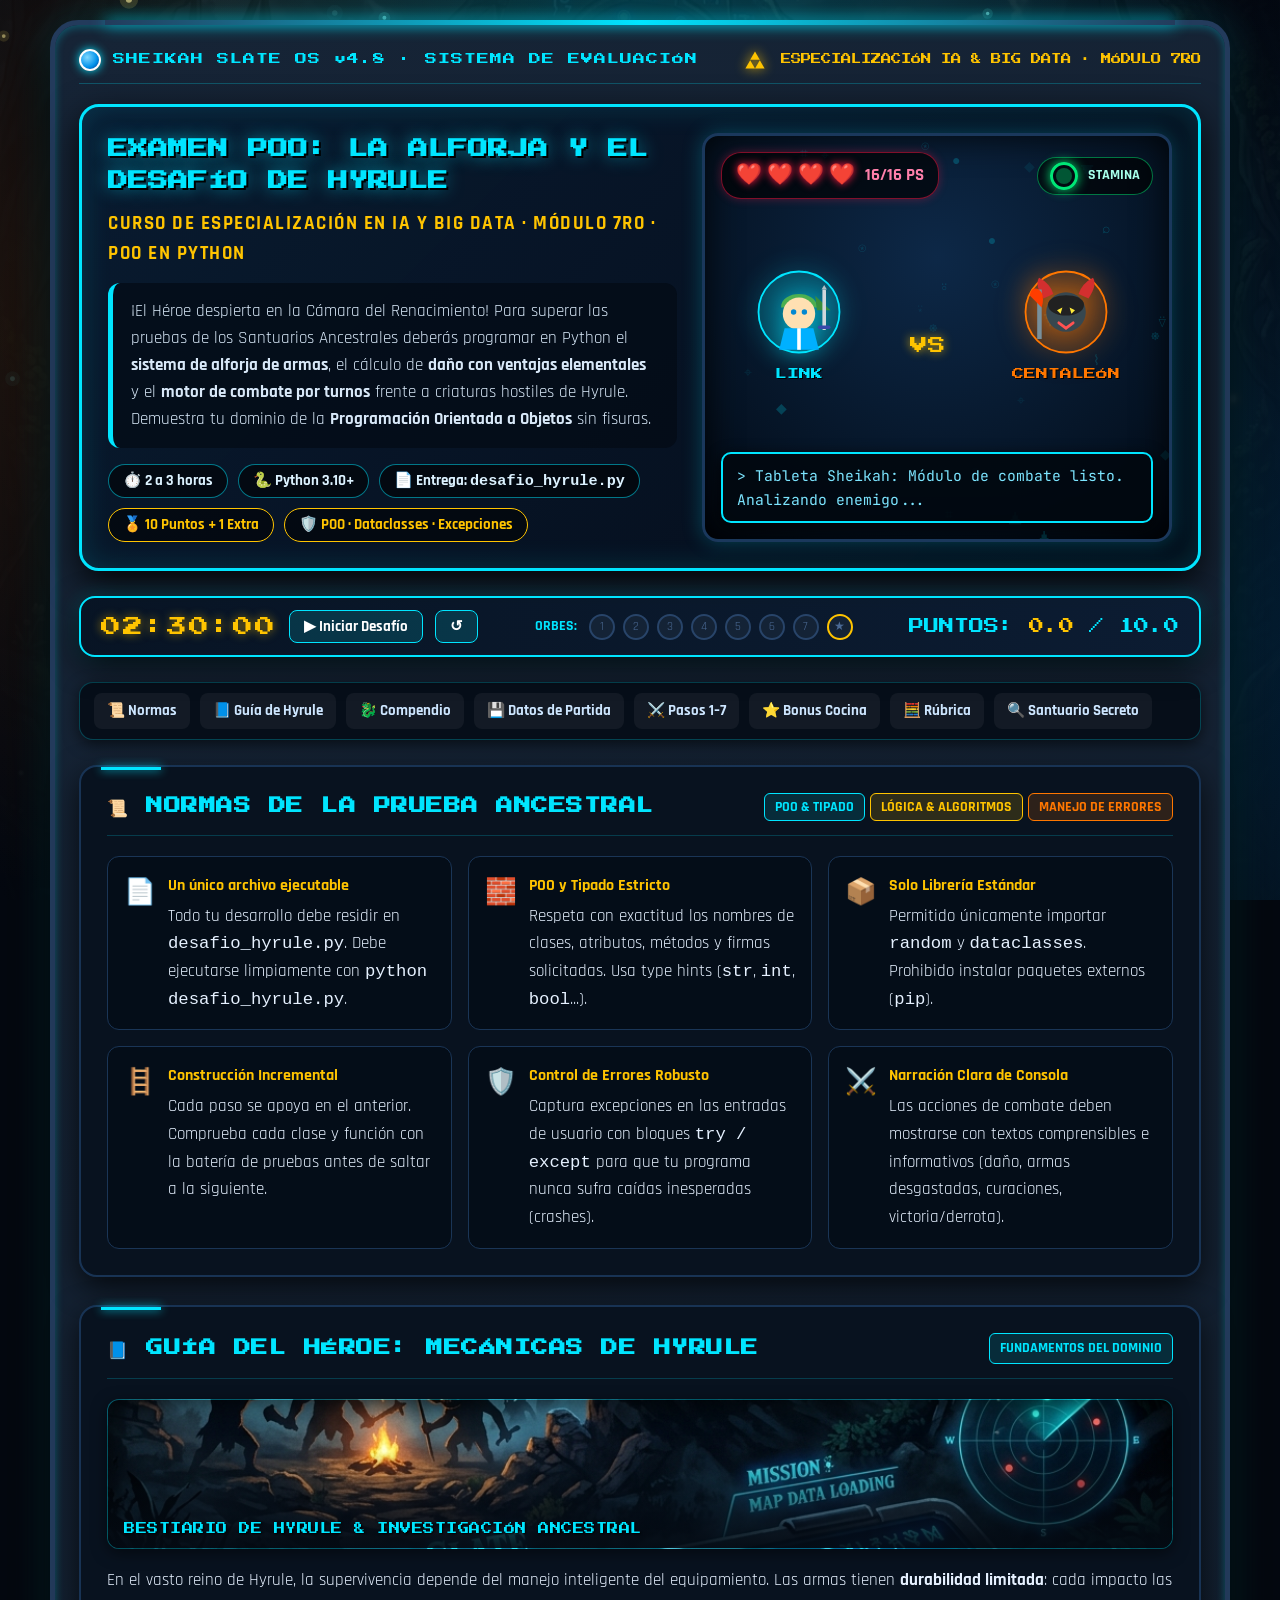
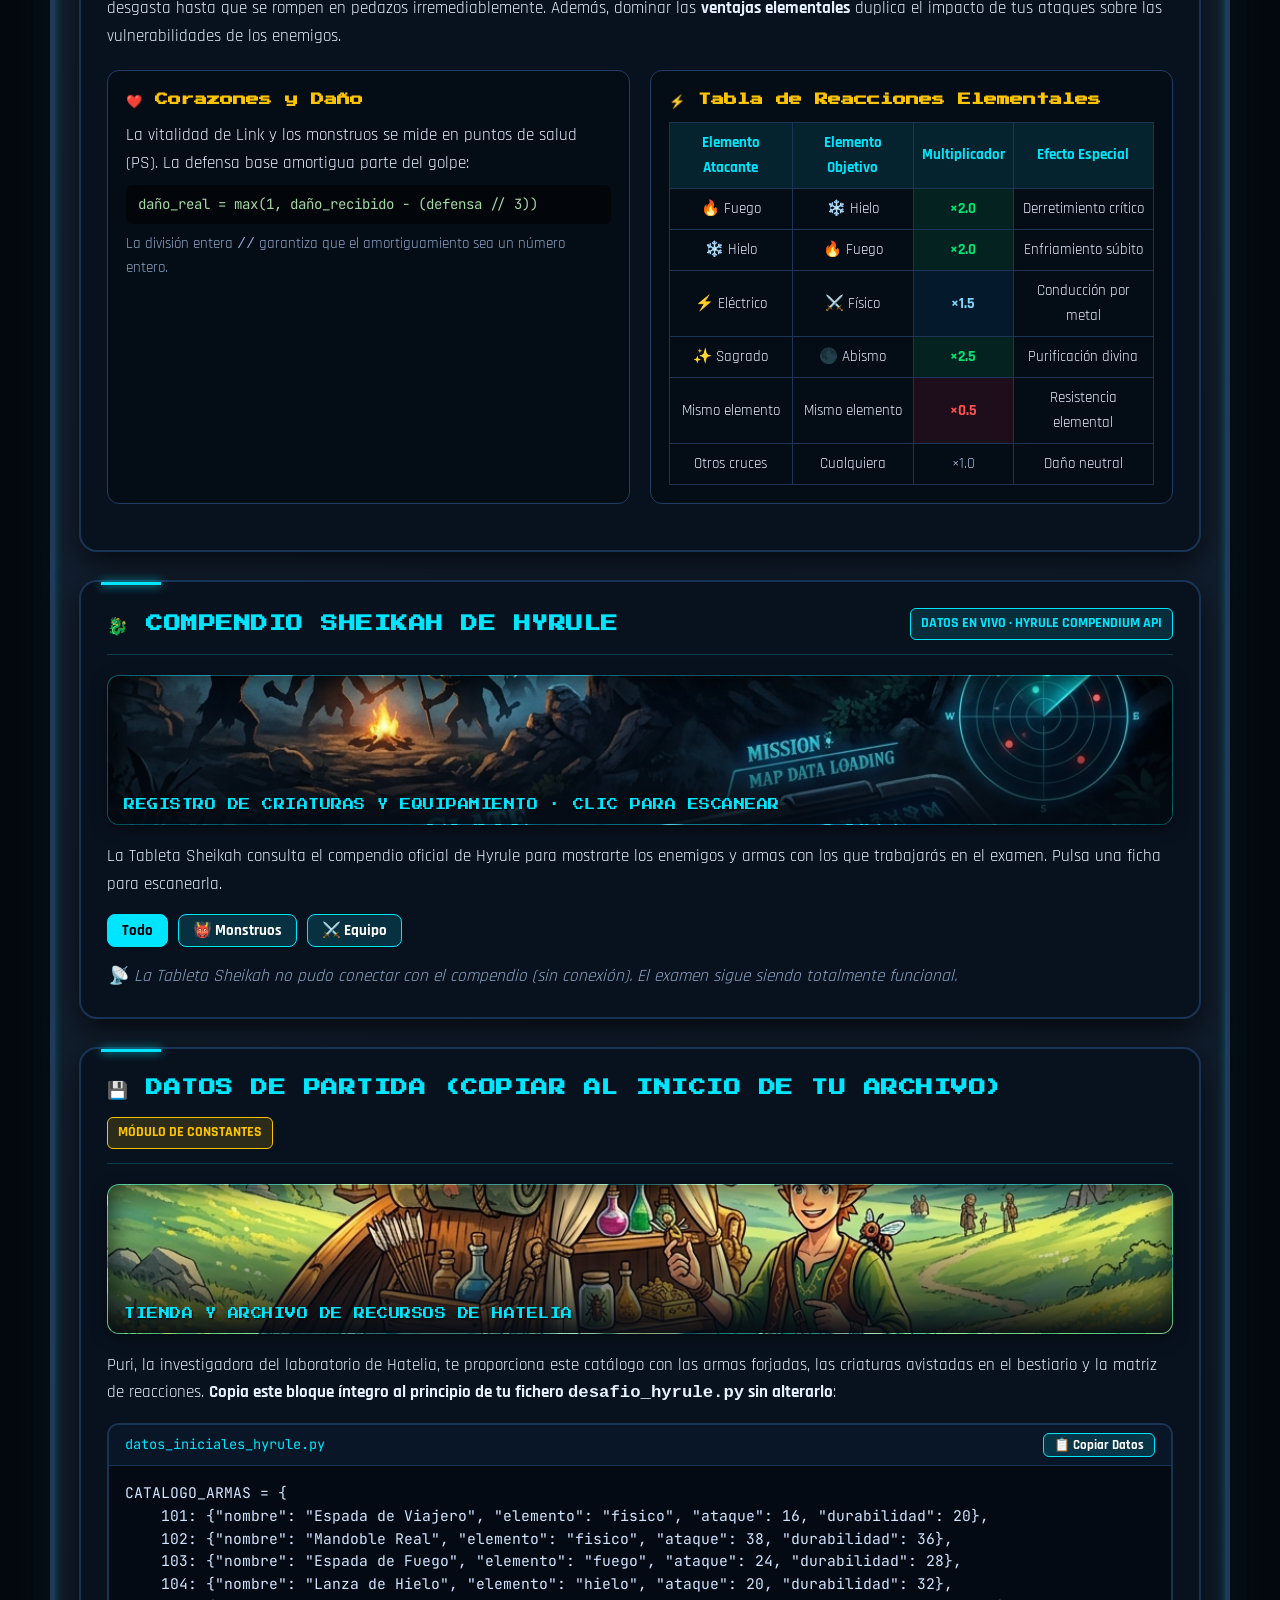
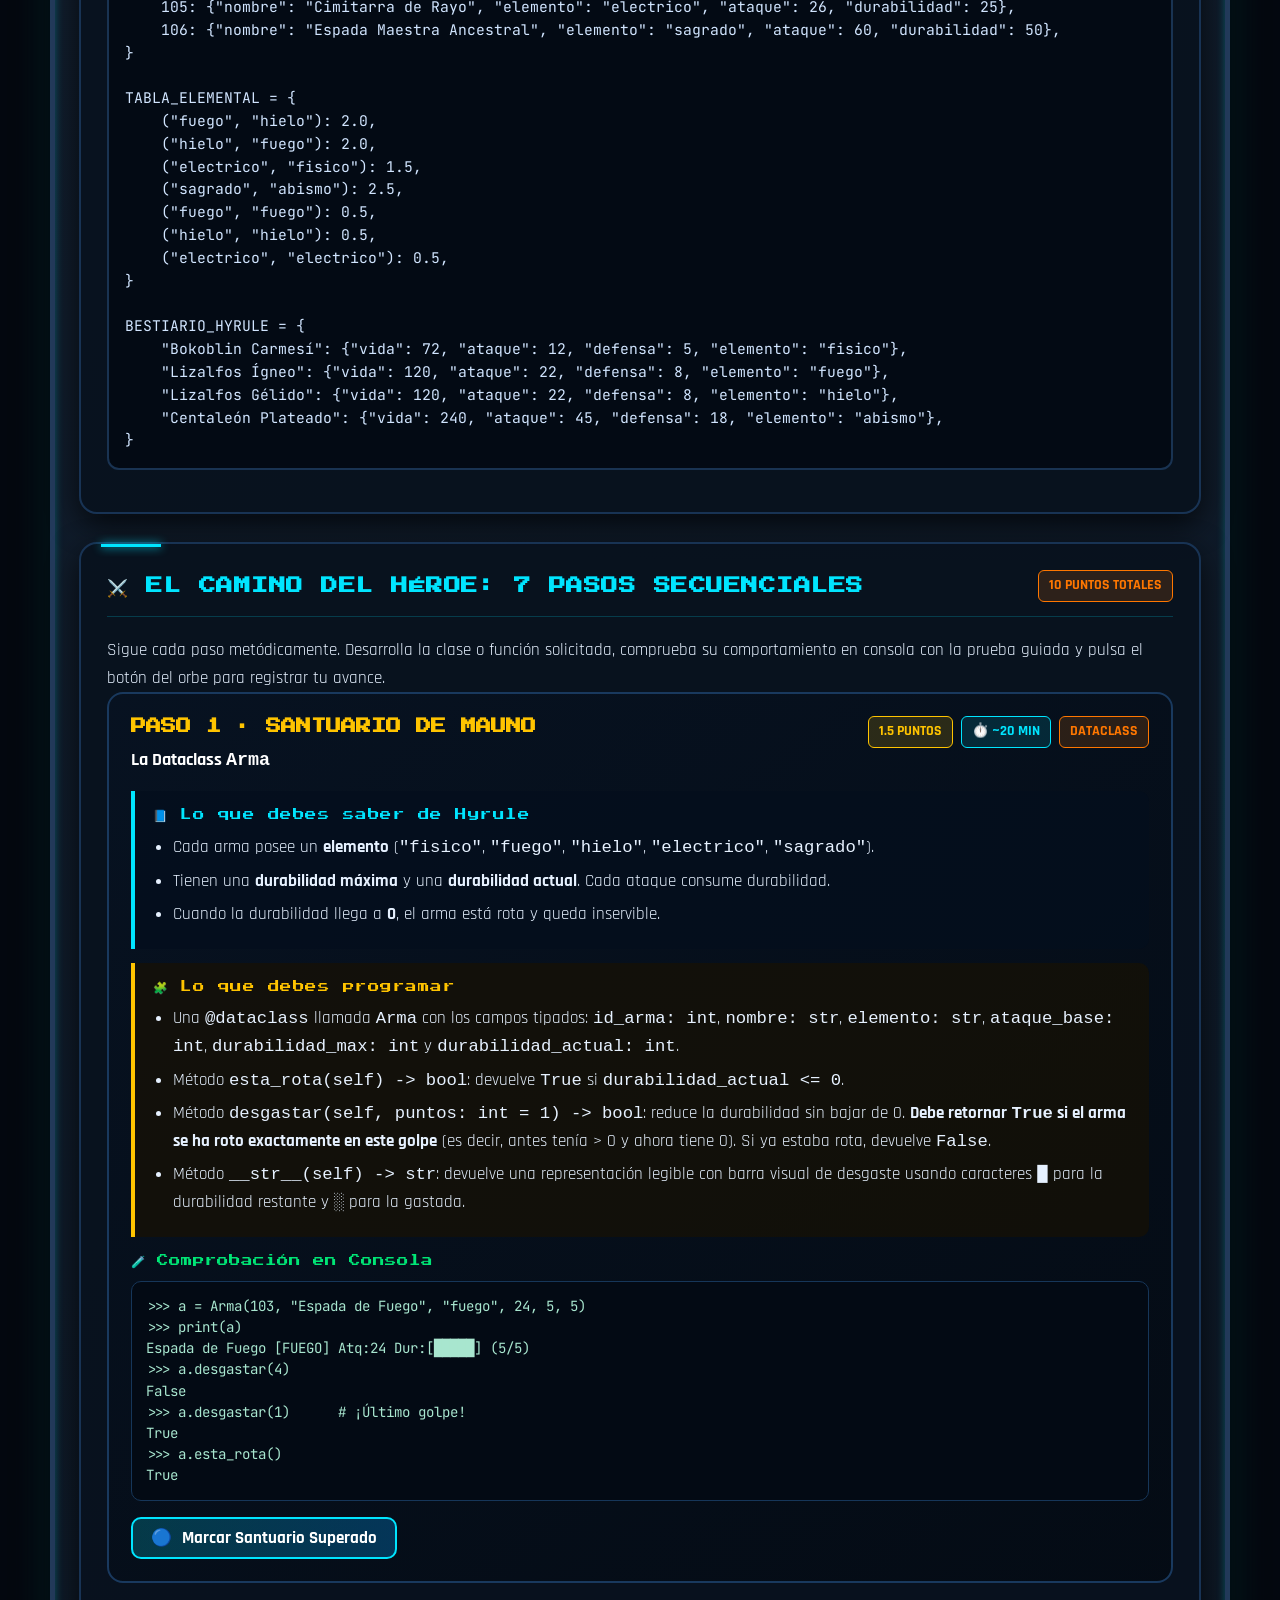
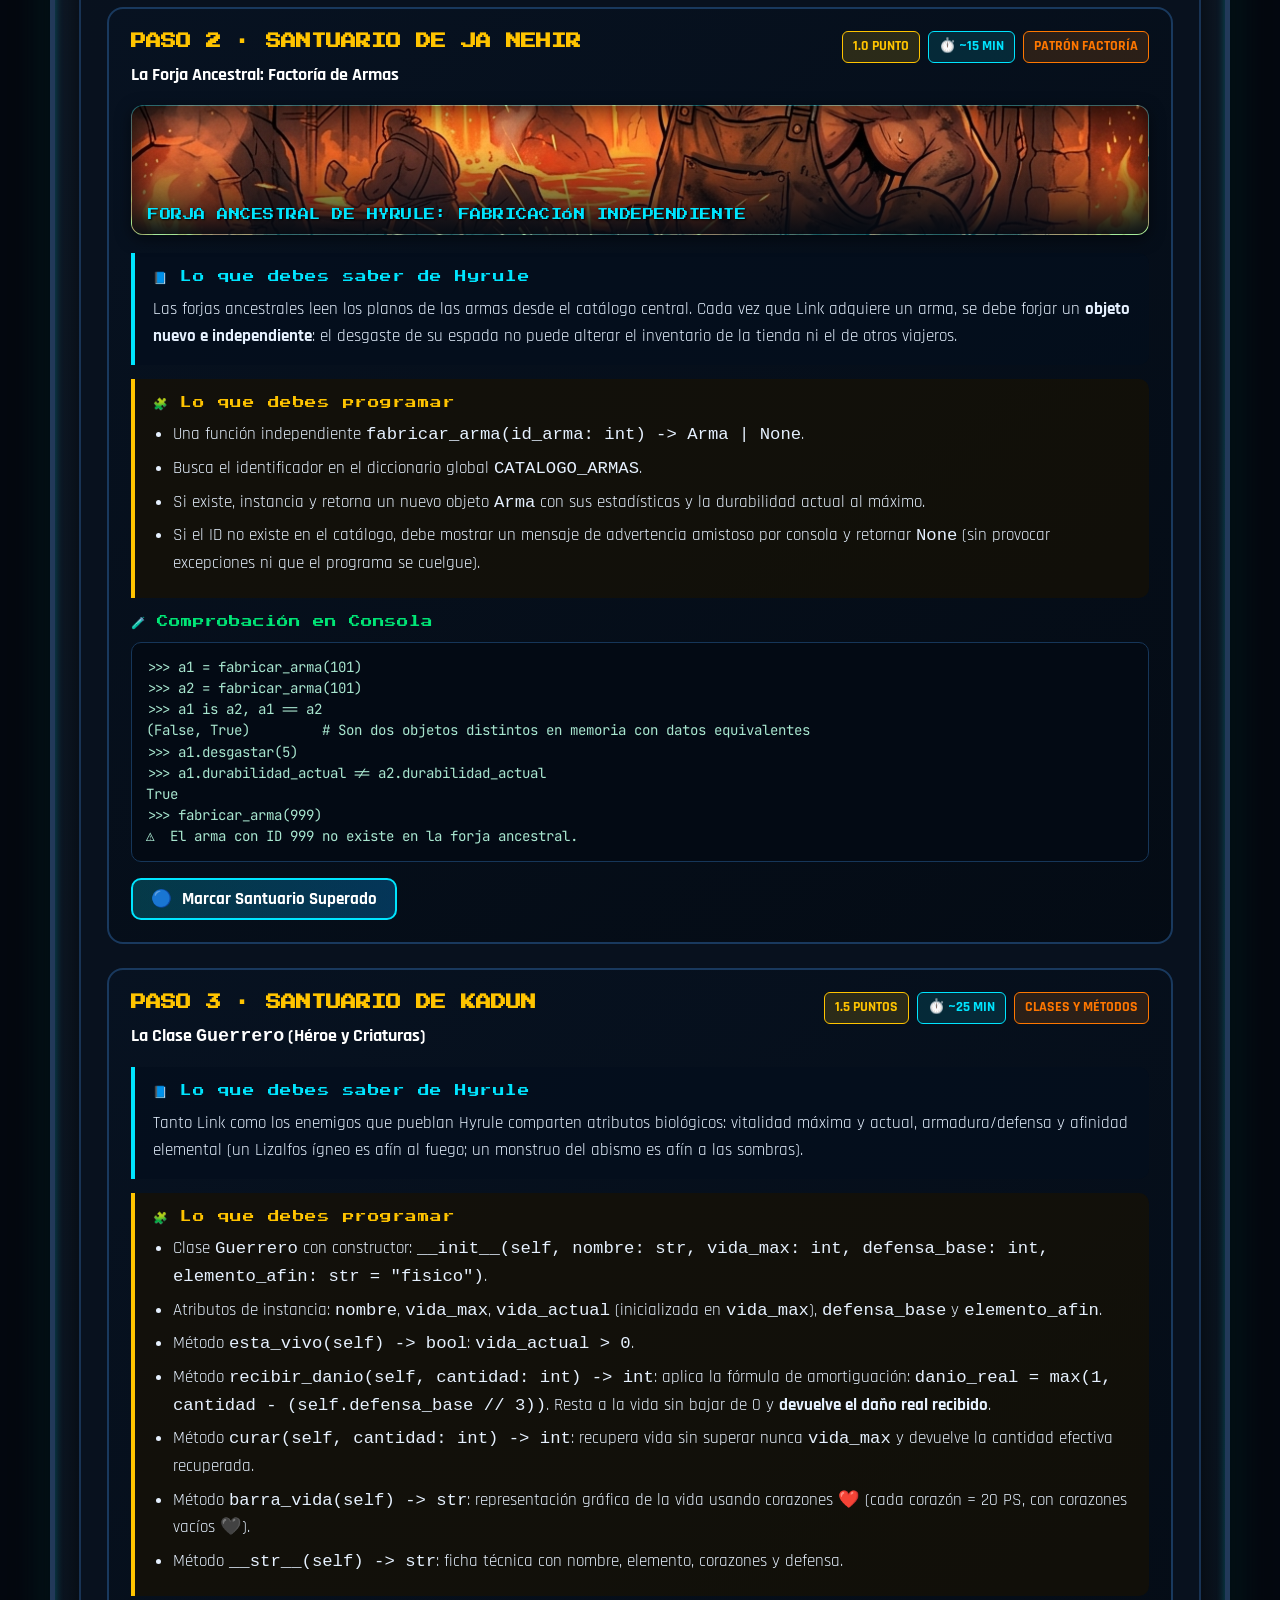
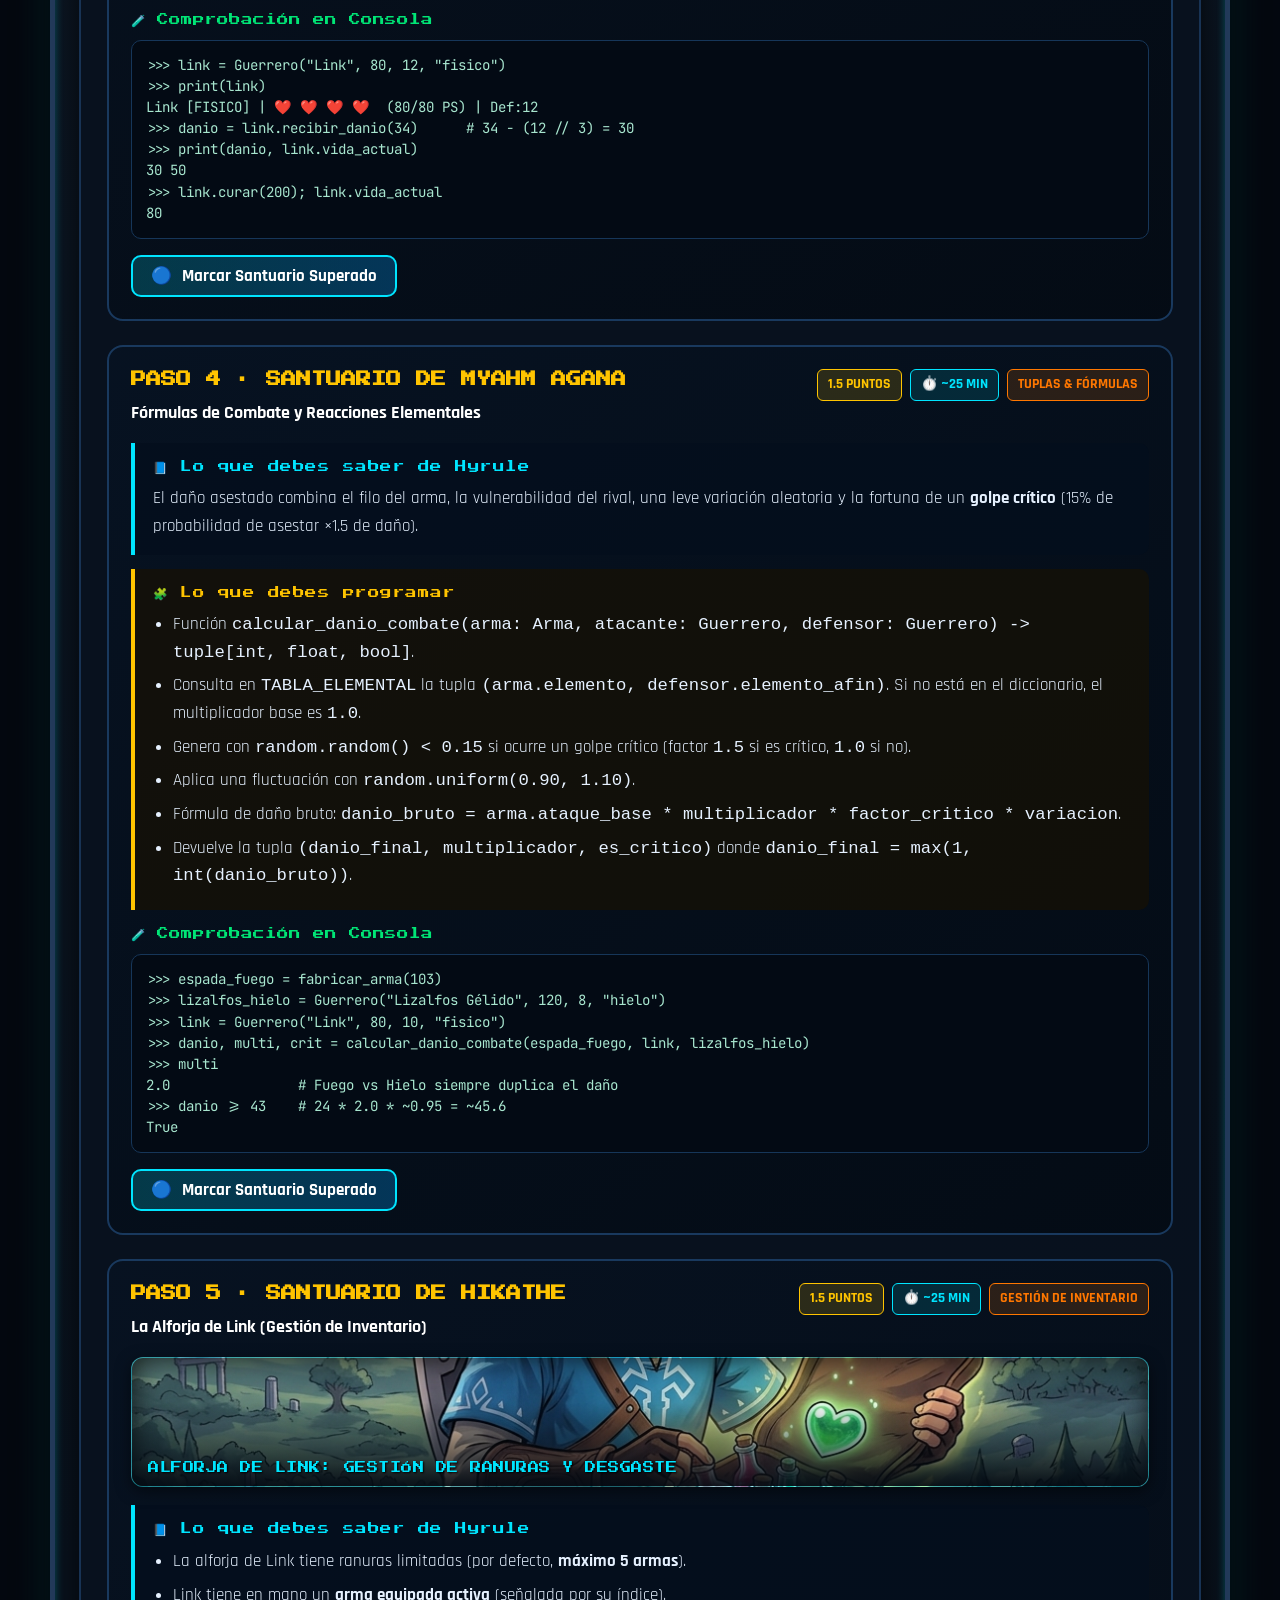
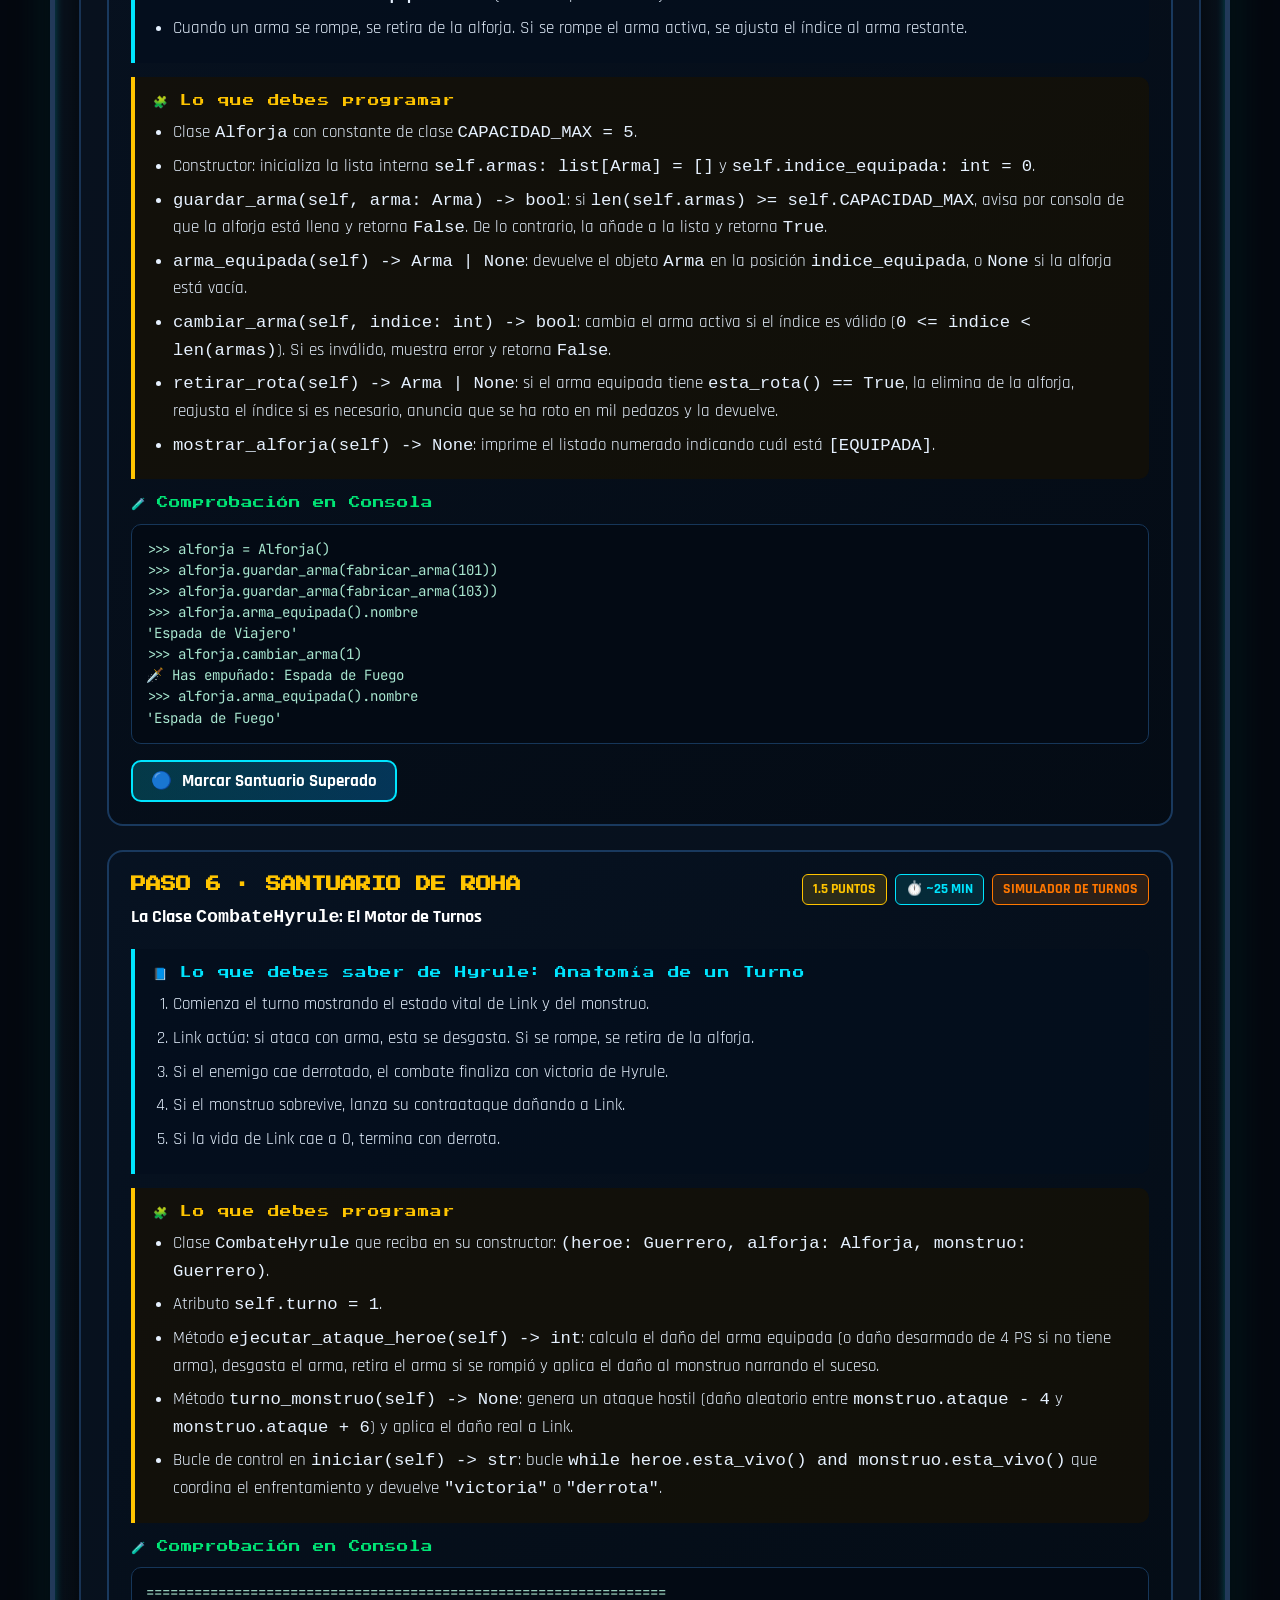
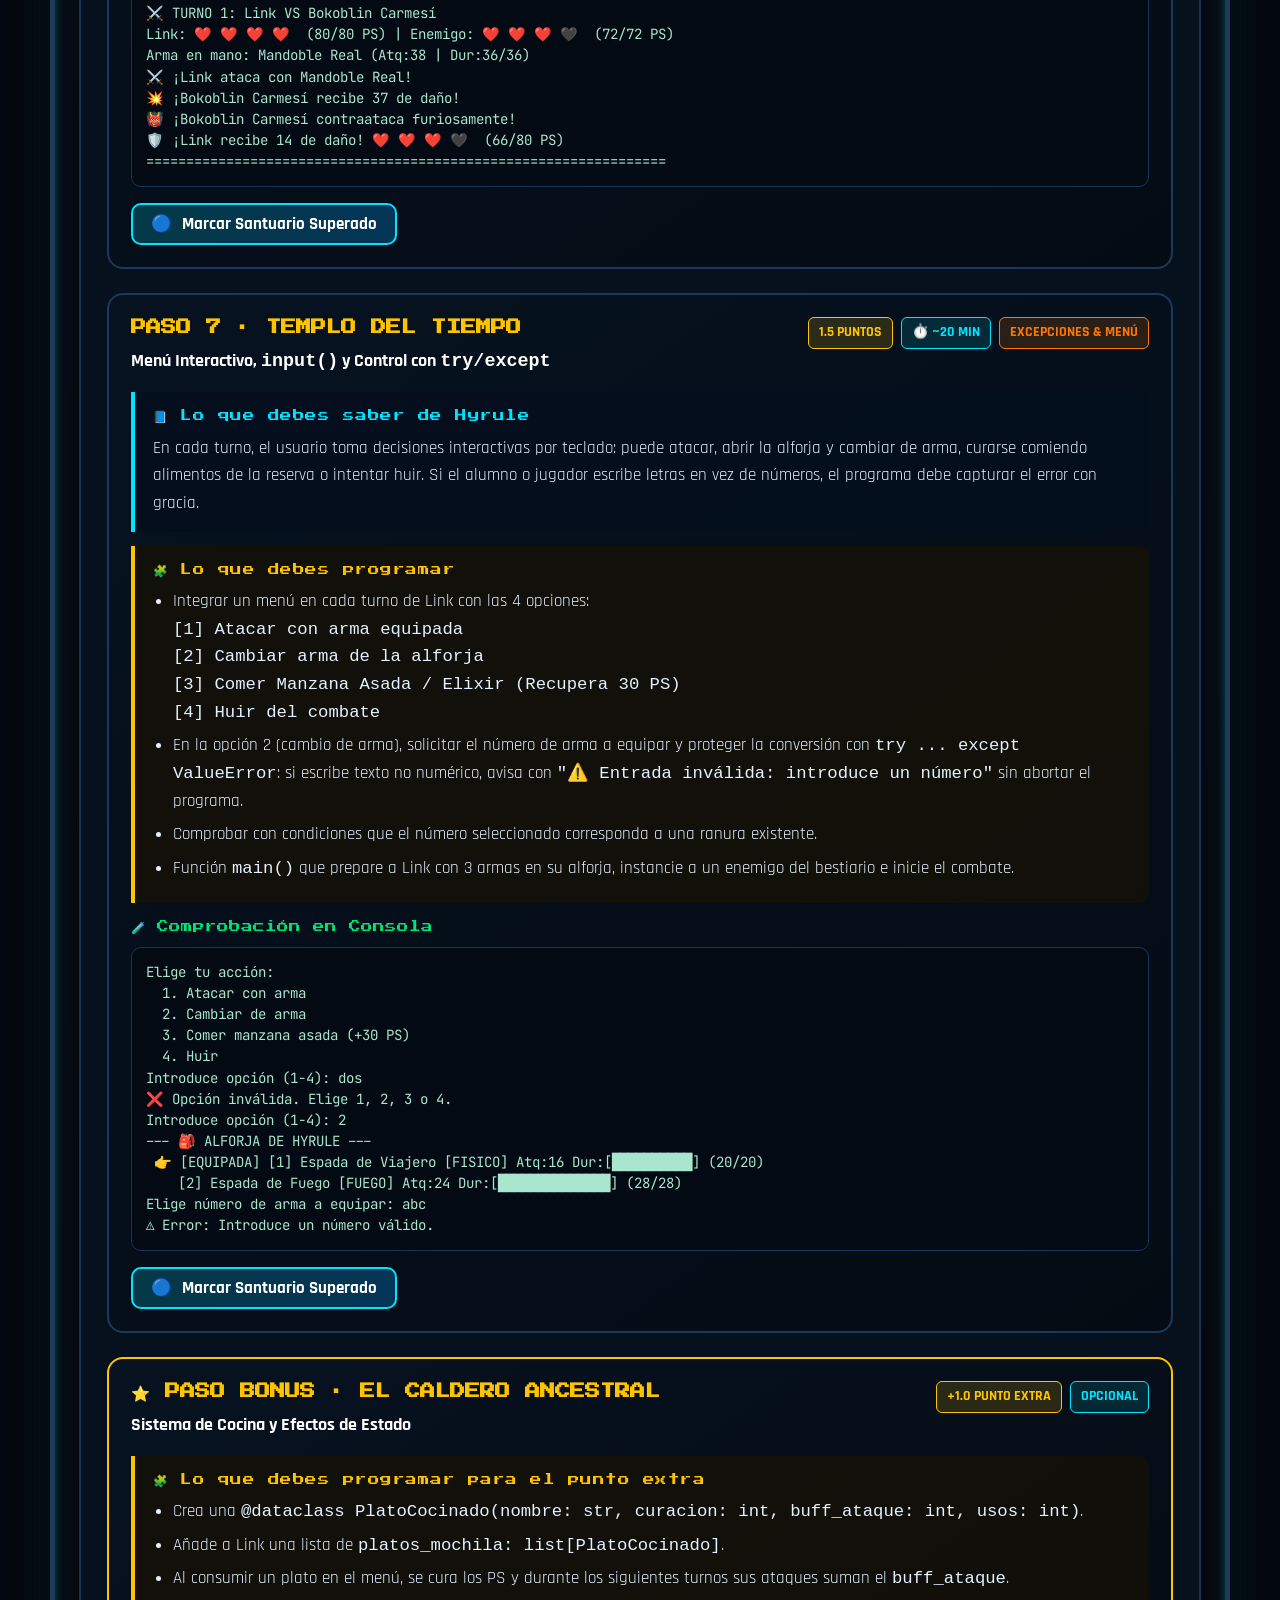
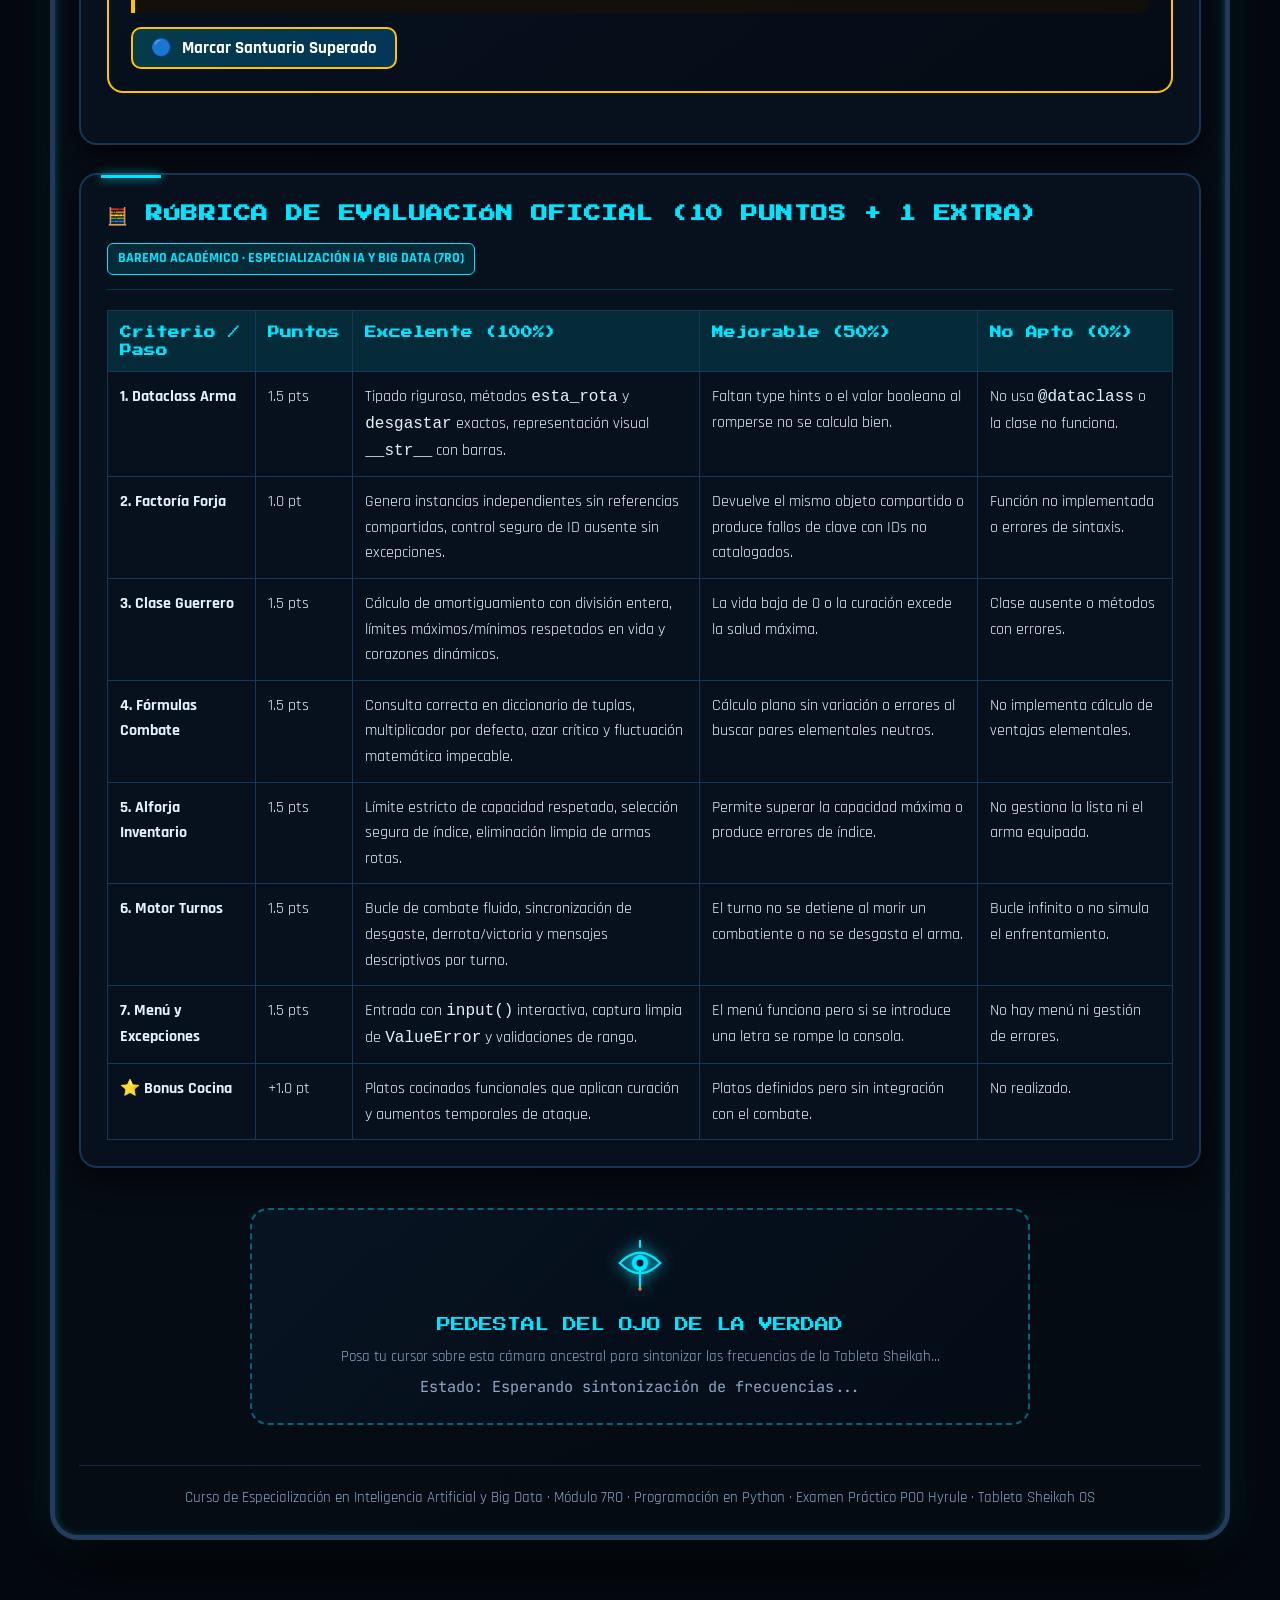
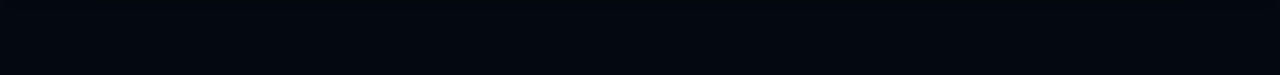
<file: 7RO/preludio/examen/simulacro/ExamenZeldaHyruleAlumnos/index.html>
<!DOCTYPE html>
<html lang="es">

<head>
    <meta charset="UTF-8">
    <meta name="viewport" content="width=device-width, initial-scale=1.0">
    <title>[Alumnos] Examen Python POO: La Alforja y el Desafío de Hyrule | Tableta Sheikah OS</title>
    <meta name="description"
        content="Examen práctico de 2-3 horas para el Curso de Especialización en Inteligencia Artificial y Big Data (Módulo 7RO): construye un simulador de supervivencia, alforja y combate en Hyrule usando POO, dataclasses, colecciones y manejo de excepciones.">
    <link rel="preconnect" href="https://fonts.googleapis.com">
    <link rel="preconnect" href="https://fonts.gstatic.com" crossorigin>
    <link
        href="https://fonts.googleapis.com/css2?family=Press+Start+2P&family=Rajdhani:wght@500;600;700;800&family=JetBrains+Mono:wght@400;600;700&display=swap"
        rel="stylesheet">
    <link rel="stylesheet" href="css/style.css">
</head>

<body>
    <div class="scroll-progress" id="scrollBar"></div>
    <canvas id="fireflies" aria-hidden="true"></canvas>
    <div class="container">
        <!-- MARCO EXTERIOR SHEIKAH SLATE -->
        <div class="sheikah-frame">

            <!-- BARRA SUPERIOR DE LA TABLETA -->
            <div class="sheikah-top-bar">
                <div class="sheikah-indicator">
                    <div class="sheikah-lens-mini"></div>
                    <span>SHEIKAH SLATE OS v4.8 · SISTEMA DE EVALUACIÓN</span>
                </div>
                <div style="font-family: 'Press Start 2P', monospace; font-size: 0.65rem; color: var(--sheikah-gold);">
                    <svg class="triforce-mini" viewBox="0 0 100 90" aria-hidden="true"><polygon points="50,2 74,44 26,44" fill="#ffc400"/><polygon points="26,46 50,88 2,88" fill="#ffc400"/><polygon points="74,46 98,88 50,88" fill="#ffc400"/></svg> ESPECIALIZACIÓN IA & BIG DATA · MÓDULO 7RO
                </div>
            </div>

            <!-- ====================== CABECERA PRINCIPAL ====================== -->
            <header class="exam-header" id="top">
                <div>
                    <h1>EXAMEN POO: LA ALFORJA Y EL DESAFÍO DE HYRULE</h1>
                    <div class="subtitle">Curso de Especialización en IA y Big Data · Módulo 7RO · POO en Python</div>
                    <div class="intro">
                        ¡El Héroe despierta en la Cámara del Renacimiento! Para superar las pruebas de los Santuarios
                        Ancestrales deberás programar en Python el <strong>sistema de alforja de armas</strong>, el
                        cálculo de <strong>daño con ventajas elementales</strong> y el <strong>motor de combate por
                        turnos</strong> frente a criaturas hostiles de Hyrule. Demuestra tu dominio de la
                        <strong>Programación Orientada a Objetos</strong> sin fisuras.
                    </div>
                    <div class="meta-chips">
                        <span class="chip">⏱️ 2 a 3 horas</span>
                        <span class="chip">🐍 Python 3.10+</span>
                        <span class="chip">📄 Entrega: <code>desafio_hyrule.py</code></span>
                        <span class="chip chip-gold">🏅 10 Puntos + 1 Extra</span>
                        <span class="chip chip-gold">🛡️ POO · Dataclasses · Excepciones</span>
                    </div>
                </div>

                <!-- ESCENA ANIMADA DE HYRULE -->
                <div class="hyrule-scene" aria-label="Simulador visual de combate en Hyrule">
                    <canvas id="runesCanvas"></canvas>
                    <div class="scene-top">
                        <div class="heart-display">
                            <span class="heart-icon">❤️</span>
                            <span class="heart-icon">❤️</span>
                            <span class="heart-icon">❤️</span>
                            <span class="heart-icon">❤️</span>
                            <span style="font-weight: 700; margin-left: 5px; color: #ff80ab;">16/16 PS</span>
                        </div>
                        <div class="stamina-wheel-wrap">
                            <div class="stamina-circle"></div>
                            <span style="font-weight: 700; font-size: 0.88rem; color: #a7ffeb;">STAMINA</span>
                        </div>
                    </div>

                    <div class="scene-combatants">
                        <!-- LINK -->
                        <div class="combatant">
                            <svg class="combatant-svg" viewBox="0 0 100 100" fill="none" xmlns="http://www.w3.org/2000/svg">
                                <circle cx="50" cy="50" r="45" fill="rgba(0, 229, 255, 0.15)" stroke="#00e5ff" stroke-width="2"/>
                                <!-- Gorro y Cabello -->
                                <path d="M30 45 C30 25, 70 25, 70 45 Z" fill="#4caf50"/>
                                <path d="M68 32 L85 48 L70 48 Z" fill="#388e3c"/>
                                <!-- Cara -->
                                <circle cx="50" cy="52" r="18" fill="#ffe0b2"/>
                                <circle cx="44" cy="50" r="3" fill="#0288d1"/>
                                <circle cx="56" cy="50" r="3" fill="#0288d1"/>
                                <!-- Túnica del Elegido (Azul Sheikah) -->
                                <path d="M34 68 L66 68 L72 92 L28 92 Z" fill="#00b0ff"/>
                                <path d="M48 68 L52 68 L52 92 L48 92 Z" fill="#ffffff"/>
                                <!-- Espada Maestra -->
                                <rect x="76" y="25" width="4" height="45" fill="#cfd8dc" rx="1"/>
                                <rect x="71" y="65" width="14" height="4" fill="#3949ab" rx="2"/>
                                <polygon points="78,20 75,25 81,25" fill="#b0bec5"/>
                            </svg>
                            <span class="combatant-name" style="color: var(--sheikah-cyan);">LINK</span>
                        </div>

                        <div class="vs-badge">VS</div>

                        <!-- CENTALEÓN / LIZALFOS -->
                        <div class="combatant combatant-monster">
                            <svg class="combatant-svg" viewBox="0 0 100 100" fill="none" xmlns="http://www.w3.org/2000/svg">
                                <circle cx="50" cy="50" r="45" fill="rgba(255, 119, 0, 0.15)" stroke="#ff7700" stroke-width="2"/>
                                <!-- Máscara y Cuernos de Centaleón -->
                                <path d="M25 35 Q15 20 20 12 Q32 18 36 30 Z" fill="#d32f2f"/>
                                <path d="M75 35 Q85 20 80 12 Q68 18 64 30 Z" fill="#d32f2f"/>
                                <!-- Cabeza y Melena -->
                                <circle cx="50" cy="50" r="22" fill="#37474f"/>
                                <path d="M30 42 C30 28, 70 28, 70 42 C70 58, 30 58, 30 42 Z" fill="#212121"/>
                                <!-- Ojos Brillantes -->
                                <polygon points="40,48 46,45 44,52" fill="#ffeb3b"/>
                                <polygon points="60,48 54,45 56,52" fill="#ffeb3b"/>
                                <!-- Mandíbula feroz -->
                                <path d="M42 62 L50 68 L58 62" stroke="#ff5252" stroke-width="3" stroke-linecap="round"/>
                                <!-- Hacha de Centaleón -->
                                <rect x="18" y="25" width="5" height="55" fill="#78909c"/>
                                <path d="M10 32 C10 18, 30 22, 23 45 Z" fill="#ff3d00"/>
                            </svg>
                            <span class="combatant-name" style="color: var(--sheikah-orange);">CENTALEÓN</span>
                        </div>
                    </div>

                    <div class="scene-dialog" id="sceneDialog">
                        &gt; Tableta Sheikah: Módulo de combate listo. Analizando enemigo...
                    </div>
                </div>
            </header>

            <!-- ====================== HUD DE CONTROL ====================== -->
            <div class="hud">
                <div class="timer-wrap">
                    <span class="timer-display" id="timerDisplay">02:30:00</span>
                    <button class="hud-btn" id="timerToggleBtn" type="button">▶ Iniciar Desafío</button>
                    <button class="hud-btn" id="timerResetBtn" type="button" title="Reiniciar cronómetro">↺</button>
                </div>

                <div class="spirit-orbs" title="Orbes de Santuario conseguidos">
                    <span style="font-weight: 700; font-size: 0.9rem; margin-right: 4px; color: var(--sheikah-cyan);">ORBES:</span>
                    <div class="orb-icon" data-step="1">1</div>
                    <div class="orb-icon" data-step="2">2</div>
                    <div class="orb-icon" data-step="3">3</div>
                    <div class="orb-icon" data-step="4">4</div>
                    <div class="orb-icon" data-step="5">5</div>
                    <div class="orb-icon" data-step="6">6</div>
                    <div class="orb-icon" data-step="7">7</div>
                    <div class="orb-icon" data-step="8" style="border-color: var(--sheikah-gold);">★</div>
                </div>

                <div class="score-counter">
                    PUNTOS: <span id="currentScore" style="color: var(--sheikah-gold);">0.0</span> / 10.0
                </div>
            </div>

            <!-- NAVEGACIÓN RÁPIDA -->
            <nav class="quick-nav">
                <a href="#normas">📜 Normas</a>
                <a href="#lore">📘 Guía de Hyrule</a>
                <a href="#compendio">🐉 Compendio</a>
                <a href="#datos">💾 Datos de Partida</a>
                <a href="#pasos">⚔️ Pasos 1–7</a>
                <a href="#bonus">⭐ Bonus Cocina</a>
                <a href="#rubrica">🧮 Rúbrica</a>
                <a href="#triggerZone">🔍 Santuario Secreto</a>
            </nav>

            <!-- ====================== SECCIÓN NORMAS ====================== -->
            <section class="card" id="normas">
                <div class="card-header">
                    <h2>📜 NORMAS DE LA PRUEBA ANCESTRAL</h2>
                    <div>
                        <span class="tag-badge">POO & Tipado</span>
                        <span class="tag-badge tag-gold">Lógica & Algoritmos</span>
                        <span class="tag-badge tag-orange">Manejo de Errores</span>
                    </div>
                </div>
                <div class="rules-grid">
                    <div class="rule-item">
                        <span class="rule-icon">📄</span>
                        <div>
                            <strong>Un único archivo ejecutable</strong>
                            Todo tu desarrollo debe residir en <code>desafio_hyrule.py</code>. Debe ejecutarse limpiamente con <code>python desafio_hyrule.py</code>.
                        </div>
                    </div>
                    <div class="rule-item">
                        <span class="rule-icon">🧱</span>
                        <div>
                            <strong>POO y Tipado Estricto</strong>
                            Respeta con exactitud los nombres de clases, atributos, métodos y firmas solicitadas. Usa type hints (<code>str</code>, <code>int</code>, <code>bool</code>...).
                        </div>
                    </div>
                    <div class="rule-item">
                        <span class="rule-icon">📦</span>
                        <div>
                            <strong>Solo Librería Estándar</strong>
                            Permitido únicamente importar <code>random</code> y <code>dataclasses</code>. Prohibido instalar paquetes externos (<code>pip</code>).
                        </div>
                    </div>
                    <div class="rule-item">
                        <span class="rule-icon">🪜</span>
                        <div>
                            <strong>Construcción Incremental</strong>
                            Cada paso se apoya en el anterior. Comprueba cada clase y función con la batería de pruebas antes de saltar a la siguiente.
                        </div>
                    </div>
                    <div class="rule-item">
                        <span class="rule-icon">🛡️</span>
                        <div>
                            <strong>Control de Errores Robusto</strong>
                            Captura excepciones en las entradas de usuario con bloques <code>try / except</code> para que tu programa nunca sufra caídas inesperadas (crashes).
                        </div>
                    </div>
                    <div class="rule-item">
                        <span class="rule-icon">⚔️</span>
                        <div>
                            <strong>Narración Clara de Consola</strong>
                            Las acciones de combate deben mostrarse con textos comprensibles e informativos (daño, armas desgastadas, curaciones, victoria/derrota).
                        </div>
                    </div>
                </div>
            </section>

            <!-- ====================== SECCIÓN LORE & CONCEPTOS ====================== -->
            <section class="card" id="lore">
                <div class="card-header">
                    <h2>📘 GUÍA DEL HÉROE: MECÁNICAS DE HYRULE</h2>
                    <span class="tag-badge">Fundamentos del Dominio</span>
                </div>
                <div class="card-banner" style="background-image: url('img/sheikah_bestiary_bg.png');">
                    <span class="card-banner-caption">BESTIARIO DE HYRULE & INVESTIGACIÓN ANCESTRAL</span>
                </div>
                <p>
                    En el vasto reino de Hyrule, la supervivencia depende del manejo inteligente del equipamiento.
                    Las armas tienen <strong>durabilidad limitada</strong>: cada impacto las desgasta hasta que se rompen
                    en pedazos irremediablemente. Además, dominar las <strong>ventajas elementales</strong> duplica el
                    impacto de tus ataques sobre las vulnerabilidades de los enemigos.
                </p>

                <div class="lore-concept-grid">
                    <div class="lore-box">
                        <h4>❤️ Corazones y Daño</h4>
                        <p style="margin-bottom: 8px;">
                            La vitalidad de Link y los monstruos se mide en puntos de salud (PS). La defensa base amortigua parte del golpe:
                        </p>
                        <div style="background: rgba(0,0,0,0.5); padding: 8px 12px; border-radius: 6px; font-family: 'JetBrains Mono', monospace; font-size: 0.88rem; color: #a5d6a7;">
                            daño_real = max(1, daño_recibido - (defensa // 3))
                        </div>
                        <p style="margin-top: 8px; font-size: 0.95rem; color: var(--text-muted);">
                            La división entera <code>//</code> garantiza que el amortiguamiento sea un número entero.
                        </p>
                    </div>

                    <div class="lore-box">
                        <h4>⚡ Tabla de Reacciones Elementales</h4>
                        <table class="element-table">
                            <thead>
                                <tr>
                                    <th>Elemento Atacante</th>
                                    <th>Elemento Objetivo</th>
                                    <th>Multiplicador</th>
                                    <th>Efecto Especial</th>
                                </tr>
                            </thead>
                            <tbody>
                                <tr>
                                    <td>🔥 Fuego</td>
                                    <td>❄️ Hielo</td>
                                    <td class="mult-20">×2.0</td>
                                    <td>Derretimiento crítico</td>
                                </tr>
                                <tr>
                                    <td>❄️ Hielo</td>
                                    <td>🔥 Fuego</td>
                                    <td class="mult-20">×2.0</td>
                                    <td>Enfriamiento súbito</td>
                                </tr>
                                <tr>
                                    <td>⚡ Eléctrico</td>
                                    <td>⚔️ Físico</td>
                                    <td class="mult-15">×1.5</td>
                                    <td>Conducción por metal</td>
                                </tr>
                                <tr>
                                    <td>✨ Sagrado</td>
                                    <td>🌑 Abismo</td>
                                    <td class="mult-20">×2.5</td>
                                    <td>Purificación divina</td>
                                </tr>
                                <tr>
                                    <td>Mismo elemento</td>
                                    <td>Mismo elemento</td>
                                    <td class="mult-05">×0.5</td>
                                    <td>Resistencia elemental</td>
                                </tr>
                                <tr>
                                    <td>Otros cruces</td>
                                    <td>Cualquiera</td>
                                    <td class="mult-10">×1.0</td>
                                    <td>Daño neutral</td>
                                </tr>
                            </tbody>
                        </table>
                    </div>
                </div>
            </section>

            <!-- ====================== COMPENDIO DE HYRULE (API) ====================== -->
            <section class="card" id="compendio">
                <div class="card-header">
                    <h2>🐉 COMPENDIO SHEIKAH DE HYRULE</h2>
                    <span class="tag-badge">Datos en vivo · Hyrule Compendium API</span>
                </div>
                <div class="card-banner" style="background-image: url('img/sheikah_bestiary_bg.png');">
                    <span class="card-banner-caption">REGISTRO DE CRIATURAS Y EQUIPAMIENTO · CLIC PARA ESCANEAR</span>
                </div>
                <p>
                    La Tableta Sheikah consulta el compendio oficial de Hyrule para mostrarte los enemigos y armas con los
                    que trabajarás en el examen. Pulsa una ficha para escanearla.
                </p>
                <div class="compendio-filters" id="compFilters">
                    <button type="button" class="hud-btn active" data-filter="all">Todo</button>
                    <button type="button" class="hud-btn" data-filter="monsters">👹 Monstruos</button>
                    <button type="button" class="hud-btn" data-filter="equipment">⚔️ Equipo</button>
                </div>
                <div class="compendio-grid" id="compGrid"></div>
            </section>

            <!-- ====================== DATOS DE PARTIDA ====================== -->
            <section class="card" id="datos">
                <div class="card-header">
                    <h2>💾 DATOS DE PARTIDA (COPIAR AL INICIO DE TU ARCHIVO)</h2>
                    <span class="tag-badge tag-gold">Módulo de Constantes</span>
                </div>
                <div class="card-banner" style="background-image: url('img/terry_shop_bg.png');">
                    <span class="card-banner-caption">TIENDA Y ARCHIVO DE RECURSOS DE HATELIA</span>
                </div>
                <p>
                    Puri, la investigadora del laboratorio de Hatelia, te proporciona este catálogo con las armas forjadas,
                    las criaturas avistadas en el bestiario y la matriz de reacciones. <strong>Copia este bloque íntegro
                    al principio de tu fichero <code>desafio_hyrule.py</code> sin alterarlo</strong>:
                </p>

                <div class="code-wrap">
                    <div class="code-top">
                        <span>datos_iniciales_hyrule.py</span>
                        <button class="copy-code-btn" type="button" data-target="codigoPartida">📋 Copiar Datos</button>
                    </div>
                    <pre class="py-code" id="codigoPartida">CATALOGO_ARMAS = {
    101: {"nombre": "Espada de Viajero", "elemento": "fisico", "ataque": 16, "durabilidad": 20},
    102: {"nombre": "Mandoble Real", "elemento": "fisico", "ataque": 38, "durabilidad": 36},
    103: {"nombre": "Espada de Fuego", "elemento": "fuego", "ataque": 24, "durabilidad": 28},
    104: {"nombre": "Lanza de Hielo", "elemento": "hielo", "ataque": 20, "durabilidad": 32},
    105: {"nombre": "Cimitarra de Rayo", "elemento": "electrico", "ataque": 26, "durabilidad": 25},
    106: {"nombre": "Espada Maestra Ancestral", "elemento": "sagrado", "ataque": 60, "durabilidad": 50},
}

TABLA_ELEMENTAL = {
    ("fuego", "hielo"): 2.0,
    ("hielo", "fuego"): 2.0,
    ("electrico", "fisico"): 1.5,
    ("sagrado", "abismo"): 2.5,
    ("fuego", "fuego"): 0.5,
    ("hielo", "hielo"): 0.5,
    ("electrico", "electrico"): 0.5,
}

BESTIARIO_HYRULE = {
    "Bokoblin Carmesí": {"vida": 72, "ataque": 12, "defensa": 5, "elemento": "fisico"},
    "Lizalfos Ígneo": {"vida": 120, "ataque": 22, "defensa": 8, "elemento": "fuego"},
    "Lizalfos Gélido": {"vida": 120, "ataque": 22, "defensa": 8, "elemento": "hielo"},
    "Centaleón Plateado": {"vida": 240, "ataque": 45, "defensa": 18, "elemento": "abismo"},
}</pre>
                </div>
            </section>

            <!-- ====================== PASOS DEL EXAMEN ====================== -->
            <section class="card" id="pasos">
                <div class="card-header">
                    <h2>⚔️ EL CAMINO DEL HÉROE: 7 PASOS SECUENCIALES</h2>
                    <span class="tag-badge tag-orange">10 Puntos Totales</span>
                </div>
                <p>
                    Sigue cada paso metódicamente. Desarrolla la clase o función solicitada, comprueba su comportamiento
                    en consola con la prueba guiada y pulsa el botón del orbe para registrar tu avance.
                </p>

                <!-- PASO 1 -->
                <article class="step-card" id="paso1" data-step="1" data-pts="1.5">
                    <div class="step-top">
                        <div class="step-title-group">
                            <h3>PASO 1 · SANTUARIO DE MAUNO</h3>
                            <div class="step-subtitle">La Dataclass <code>Arma</code></div>
                        </div>
                        <div class="step-badges">
                            <span class="tag-badge tag-gold">1.5 Puntos</span>
                            <span class="tag-badge">⏱️ ~20 min</span>
                            <span class="tag-badge tag-orange">Dataclass</span>
                        </div>
                    </div>

                    <div class="box-info">
                        <span class="box-title">📘 Lo que debes saber de Hyrule</span>
                        <ul>
                            <li>Cada arma posee un <strong>elemento</strong> (<code>"fisico"</code>, <code>"fuego"</code>, <code>"hielo"</code>, <code>"electrico"</code>, <code>"sagrado"</code>).</li>
                            <li>Tienen una <strong>durabilidad máxima</strong> y una <strong>durabilidad actual</strong>. Cada ataque consume durabilidad.</li>
                            <li>Cuando la durabilidad llega a <strong>0</strong>, el arma está rota y queda inservible.</li>
                        </ul>
                    </div>

                    <div class="box-task">
                        <span class="box-title">🧩 Lo que debes programar</span>
                        <ul>
                            <li>Una <code>@dataclass</code> llamada <code>Arma</code> con los campos tipados:
                                <code>id_arma: int</code>, <code>nombre: str</code>, <code>elemento: str</code>,
                                <code>ataque_base: int</code>, <code>durabilidad_max: int</code> y <code>durabilidad_actual: int</code>.
                            </li>
                            <li>Método <code>esta_rota(self) -&gt; bool</code>: devuelve <code>True</code> si <code>durabilidad_actual &lt;= 0</code>.</li>
                            <li>Método <code>desgastar(self, puntos: int = 1) -&gt; bool</code>: reduce la durabilidad sin bajar de 0.
                                <strong>Debe retornar <code>True</code> si el arma se ha roto exactamente en este golpe</strong> (es decir, antes tenía &gt; 0 y ahora tiene 0). Si ya estaba rota, devuelve <code>False</code>.
                            </li>
                            <li>Método <code>__str__(self) -&gt; str</code>: devuelve una representación legible con barra visual de desgaste usando caracteres <code>█</code> para la durabilidad restante y <code>░</code> para la gastada.</li>
                        </ul>
                    </div>

                    <div style="font-family: 'Press Start 2P', monospace; font-size: 0.72rem; color: var(--sheikah-green); margin-top: 10px;">🧪 Comprobación en Consola</div>
                    <div class="terminal-verify">&gt;&gt;&gt; a = Arma(103, "Espada de Fuego", "fuego", 24, 5, 5)
&gt;&gt;&gt; print(a)
Espada de Fuego [FUEGO] Atq:24 Dur:[█████] (5/5)
&gt;&gt;&gt; a.desgastar(4)
False
&gt;&gt;&gt; a.desgastar(1)      # ¡Último golpe!
True
&gt;&gt;&gt; a.esta_rota()
True</div>

                    <button class="shrine-complete-btn" type="button">
                        <span>🔵</span> Conseguir Orbe del Santuario 1
                    </button>
                </article>

                <!-- PASO 2 -->
                <article class="step-card" id="paso2" data-step="2" data-pts="1.0">
                    <div class="step-top">
                        <div class="step-title-group">
                            <h3>PASO 2 · SANTUARIO DE JA NEHIR</h3>
                            <div class="step-subtitle">La Forja Ancestral: Factoría de Armas</div>
                        </div>
                        <div class="step-badges">
                            <span class="tag-badge tag-gold">1.0 Punto</span>
                            <span class="tag-badge">⏱️ ~15 min</span>
                            <span class="tag-badge tag-orange">Patrón Factoría</span>
                        </div>
                    </div>

                    <div class="card-banner" style="background-image: url('img/goron_forge_bg.png'); height: 130px;">
                        <span class="card-banner-caption">FORJA ANCESTRAL DE HYRULE: FABRICACIÓN INDEPENDIENTE</span>
                    </div>

                    <div class="box-info">
                        <span class="box-title">📘 Lo que debes saber de Hyrule</span>
                        <p>
                            Las forjas ancestrales leen los planos de las armas desde el catálogo central.
                            Cada vez que Link adquiere un arma, se debe forjar un <strong>objeto nuevo e independiente</strong>:
                            el desgaste de su espada no puede alterar el inventario de la tienda ni el de otros viajeros.
                        </p>
                    </div>

                    <div class="box-task">
                        <span class="box-title">🧩 Lo que debes programar</span>
                        <ul>
                            <li>Una función independiente <code>fabricar_arma(id_arma: int) -&gt; Arma | None</code>.</li>
                            <li>Busca el identificador en el diccionario global <code>CATALOGO_ARMAS</code>.</li>
                            <li>Si existe, instancia y retorna un nuevo objeto <code>Arma</code> con sus estadísticas y la durabilidad actual al máximo.</li>
                            <li>Si el ID no existe en el catálogo, debe mostrar un mensaje de advertencia amistoso por consola y retornar <code>None</code> (sin provocar excepciones ni que el programa se cuelgue).</li>
                        </ul>
                    </div>

                    <div style="font-family: 'Press Start 2P', monospace; font-size: 0.72rem; color: var(--sheikah-green); margin-top: 10px;">🧪 Comprobación en Consola</div>
                    <div class="terminal-verify">&gt;&gt;&gt; a1 = fabricar_arma(101)
&gt;&gt;&gt; a2 = fabricar_arma(101)
&gt;&gt;&gt; a1 is a2, a1 == a2
(False, True)         # Son dos objetos distintos en memoria con datos equivalentes
&gt;&gt;&gt; a1.desgastar(5)
&gt;&gt;&gt; a1.durabilidad_actual != a2.durabilidad_actual
True
&gt;&gt;&gt; fabricar_arma(999)
⚠️  El arma con ID 999 no existe en la forja ancestral.</div>

                    <button class="shrine-complete-btn" type="button">
                        <span>🔵</span> Conseguir Orbe del Santuario 2
                    </button>
                </article>

                <!-- PASO 3 -->
                <article class="step-card" id="paso3" data-step="3" data-pts="1.5">
                    <div class="step-top">
                        <div class="step-title-group">
                            <h3>PASO 3 · SANTUARIO DE KADUN</h3>
                            <div class="step-subtitle">La Clase <code>Guerrero</code> (Héroe y Criaturas)</div>
                        </div>
                        <div class="step-badges">
                            <span class="tag-badge tag-gold">1.5 Puntos</span>
                            <span class="tag-badge">⏱️ ~25 min</span>
                            <span class="tag-badge tag-orange">Clases y Métodos</span>
                        </div>
                    </div>

                    <div class="box-info">
                        <span class="box-title">📘 Lo que debes saber de Hyrule</span>
                        <p>
                            Tanto Link como los enemigos que pueblan Hyrule comparten atributos biológicos:
                            vitalidad máxima y actual, armadura/defensa y afinidad elemental (un Lizalfos ígneo es afín al fuego;
                            un monstruo del abismo es afín a las sombras).
                        </p>
                    </div>

                    <div class="box-task">
                        <span class="box-title">🧩 Lo que debes programar</span>
                        <ul>
                            <li>Clase <code>Guerrero</code> con constructor:
                                <code>__init__(self, nombre: str, vida_max: int, defensa_base: int, elemento_afin: str = "fisico")</code>.
                            </li>
                            <li>Atributos de instancia: <code>nombre</code>, <code>vida_max</code>, <code>vida_actual</code> (inicializada en <code>vida_max</code>), <code>defensa_base</code> y <code>elemento_afin</code>.</li>
                            <li>Método <code>esta_vivo(self) -&gt; bool</code>: <code>vida_actual &gt; 0</code>.</li>
                            <li>Método <code>recibir_danio(self, cantidad: int) -&gt; int</code>: aplica la fórmula de amortiguación:
                                <code>danio_real = max(1, cantidad - (self.defensa_base // 3))</code>. Resta a la vida sin bajar de 0 y <strong>devuelve el daño real recibido</strong>.
                            </li>
                            <li>Método <code>curar(self, cantidad: int) -&gt; int</code>: recupera vida sin superar nunca <code>vida_max</code> y devuelve la cantidad efectiva recuperada.</li>
                            <li>Método <code>barra_vida(self) -&gt; str</code>: representación gráfica de la vida usando corazones <code>❤️</code> (cada corazón = 20 PS, con corazones vacíos <code>🖤</code>).</li>
                            <li>Método <code>__str__(self) -&gt; str</code>: ficha técnica con nombre, elemento, corazones y defensa.</li>
                        </ul>
                    </div>

                    <div style="font-family: 'Press Start 2P', monospace; font-size: 0.72rem; color: var(--sheikah-green); margin-top: 10px;">🧪 Comprobación en Consola</div>
                    <div class="terminal-verify">&gt;&gt;&gt; link = Guerrero("Link", 80, 12, "fisico")
&gt;&gt;&gt; print(link)
Link [FISICO] | ❤️ ❤️ ❤️ ❤️  (80/80 PS) | Def:12
&gt;&gt;&gt; danio = link.recibir_danio(34)      # 34 - (12 // 3) = 30
&gt;&gt;&gt; print(danio, link.vida_actual)
30 50
&gt;&gt;&gt; link.curar(200); link.vida_actual
80</div>

                    <button class="shrine-complete-btn" type="button">
                        <span>🔵</span> Conseguir Orbe del Santuario 3
                    </button>
                </article>

                <!-- PASO 4 -->
                <article class="step-card" id="paso4" data-step="4" data-pts="1.5">
                    <div class="step-top">
                        <div class="step-title-group">
                            <h3>PASO 4 · SANTUARIO DE MYAHM AGANA</h3>
                            <div class="step-subtitle">Fórmulas de Combate y Reacciones Elementales</div>
                        </div>
                        <div class="step-badges">
                            <span class="tag-badge tag-gold">1.5 Puntos</span>
                            <span class="tag-badge">⏱️ ~25 min</span>
                            <span class="tag-badge tag-orange">Tuplas & Fórmulas</span>
                        </div>
                    </div>

                    <div class="box-info">
                        <span class="box-title">📘 Lo que debes saber de Hyrule</span>
                        <p>
                            El daño asestado combina el filo del arma, la vulnerabilidad del rival, una leve variación aleatoria
                            y la fortuna de un <strong>golpe crítico</strong> (15% de probabilidad de asestar ×1.5 de daño).
                        </p>
                    </div>

                    <div class="box-task">
                        <span class="box-title">🧩 Lo que debes programar</span>
                        <ul>
                            <li>Función <code>calcular_danio_combate(arma: Arma, atacante: Guerrero, defensor: Guerrero) -&gt; tuple[int, float, bool]</code>.</li>
                            <li>Consulta en <code>TABLA_ELEMENTAL</code> la tupla <code>(arma.elemento, defensor.elemento_afin)</code>. Si no está en el diccionario, el multiplicador base es <code>1.0</code>.</li>
                            <li>Genera con <code>random.random() &lt; 0.15</code> si ocurre un golpe crítico (factor <code>1.5</code> si es crítico, <code>1.0</code> si no).</li>
                            <li>Aplica una fluctuación con <code>random.uniform(0.90, 1.10)</code>.</li>
                            <li>Fórmula de daño bruto:
                                <code>danio_bruto = arma.ataque_base * multiplicador * factor_critico * variacion</code>.
                            </li>
                            <li>Devuelve la tupla <code>(danio_final, multiplicador, es_critico)</code> donde <code>danio_final = max(1, int(danio_bruto))</code>.</li>
                        </ul>
                    </div>

                    <div style="font-family: 'Press Start 2P', monospace; font-size: 0.72rem; color: var(--sheikah-green); margin-top: 10px;">🧪 Comprobación en Consola</div>
                    <div class="terminal-verify">&gt;&gt;&gt; espada_fuego = fabricar_arma(103)
&gt;&gt;&gt; lizalfos_hielo = Guerrero("Lizalfos Gélido", 120, 8, "hielo")
&gt;&gt;&gt; link = Guerrero("Link", 80, 10, "fisico")
&gt;&gt;&gt; danio, multi, crit = calcular_danio_combate(espada_fuego, link, lizalfos_hielo)
&gt;&gt;&gt; multi
2.0                # Fuego vs Hielo siempre duplica el daño
&gt;&gt;&gt; danio >= 43    # 24 * 2.0 * ~0.95 = ~45.6
True</div>

                    <button class="shrine-complete-btn" type="button">
                        <span>🔵</span> Conseguir Orbe del Santuario 4
                    </button>
                </article>

                <!-- PASO 5 -->
                <article class="step-card" id="paso5" data-step="5" data-pts="1.5">
                    <div class="step-top">
                        <div class="step-title-group">
                            <h3>PASO 5 · SANTUARIO DE HIKATHE</h3>
                            <div class="step-subtitle">La Alforja de Link (Gestión de Inventario)</div>
                        </div>
                        <div class="step-badges">
                            <span class="tag-badge tag-gold">1.5 Puntos</span>
                            <span class="tag-badge">⏱️ ~25 min</span>
                            <span class="tag-badge tag-orange">Gestión de Inventario</span>
                        </div>
                    </div>

                    <div class="card-banner" style="background-image: url('img/link_pouch_bg.png'); height: 130px;">
                        <span class="card-banner-caption">ALFORJA DE LINK: GESTIÓN DE RANURAS Y DESGASTE</span>
                    </div>

                    <div class="box-info">
                        <span class="box-title">📘 Lo que debes saber de Hyrule</span>
                        <ul>
                            <li>La alforja de Link tiene ranuras limitadas (por defecto, <strong>máximo 5 armas</strong>).</li>
                            <li>Link tiene en mano un <strong>arma equipada activa</strong> (señalada por su índice).</li>
                            <li>Cuando un arma se rompe, se retira de la alforja. Si se rompe el arma activa, se ajusta el índice al arma restante.</li>
                        </ul>
                    </div>

                    <div class="box-task">
                        <span class="box-title">🧩 Lo que debes programar</span>
                        <ul>
                            <li>Clase <code>Alforja</code> con constante de clase <code>CAPACIDAD_MAX = 5</code>.</li>
                            <li>Constructor: inicializa la lista interna <code>self.armas: list[Arma] = []</code> y <code>self.indice_equipada: int = 0</code>.</li>
                            <li><code>guardar_arma(self, arma: Arma) -&gt; bool</code>: si <code>len(self.armas) &gt;= self.CAPACIDAD_MAX</code>, avisa por consola de que la alforja está llena y retorna <code>False</code>. De lo contrario, la añade a la lista y retorna <code>True</code>.</li>
                            <li><code>arma_equipada(self) -&gt; Arma | None</code>: devuelve el objeto <code>Arma</code> en la posición <code>indice_equipada</code>, o <code>None</code> si la alforja está vacía.</li>
                            <li><code>cambiar_arma(self, indice: int) -&gt; bool</code>: cambia el arma activa si el índice es válido (<code>0 &lt;= indice &lt; len(armas)</code>). Si es inválido, muestra error y retorna <code>False</code>.</li>
                            <li><code>retirar_rota(self) -&gt; Arma | None</code>: si el arma equipada tiene <code>esta_rota() == True</code>, la elimina de la alforja, reajusta el índice si es necesario, anuncia que se ha roto en mil pedazos y la devuelve.</li>
                            <li><code>mostrar_alforja(self) -&gt; None</code>: imprime el listado numerado indicando cuál está <code>[EQUIPADA]</code>.</li>
                        </ul>
                    </div>

                    <div style="font-family: 'Press Start 2P', monospace; font-size: 0.72rem; color: var(--sheikah-green); margin-top: 10px;">🧪 Comprobación en Consola</div>
                    <div class="terminal-verify">&gt;&gt;&gt; alforja = Alforja()
&gt;&gt;&gt; alforja.guardar_arma(fabricar_arma(101))
&gt;&gt;&gt; alforja.guardar_arma(fabricar_arma(103))
&gt;&gt;&gt; alforja.arma_equipada().nombre
'Espada de Viajero'
&gt;&gt;&gt; alforja.cambiar_arma(1)
🗡️ Has empuñado: Espada de Fuego
&gt;&gt;&gt; alforja.arma_equipada().nombre
'Espada de Fuego'</div>

                    <button class="shrine-complete-btn" type="button">
                        <span>🔵</span> Conseguir Orbe del Santuario 5
                    </button>
                </article>

                <!-- PASO 6 -->
                <article class="step-card" id="paso6" data-step="6" data-pts="1.5">
                    <div class="step-top">
                        <div class="step-title-group">
                            <h3>PASO 6 · SANTUARIO DE ROHA</h3>
                            <div class="step-subtitle">La Clase <code>CombateHyrule</code>: El Motor de Turnos</div>
                        </div>
                        <div class="step-badges">
                            <span class="tag-badge tag-gold">1.5 Puntos</span>
                            <span class="tag-badge">⏱️ ~25 min</span>
                            <span class="tag-badge tag-orange">Simulador de Turnos</span>
                        </div>
                    </div>

                    <div class="box-info">
                        <span class="box-title">📘 Lo que debes saber de Hyrule: Anatomía de un Turno</span>
                        <ol style="margin-left: 20px;">
                            <li>Comienza el turno mostrando el estado vital de Link y del monstruo.</li>
                            <li>Link actúa: si ataca con arma, esta se desgasta. Si se rompe, se retira de la alforja.</li>
                            <li>Si el enemigo cae derrotado, el combate finaliza con victoria de Hyrule.</li>
                            <li>Si el monstruo sobrevive, lanza su contraataque dañando a Link.</li>
                            <li>Si la vida de Link cae a 0, termina con derrota.</li>
                        </ol>
                    </div>

                    <div class="box-task">
                        <span class="box-title">🧩 Lo que debes programar</span>
                        <ul>
                            <li>Clase <code>CombateHyrule</code> que reciba en su constructor:
                                <code>(heroe: Guerrero, alforja: Alforja, monstruo: Guerrero)</code>.
                            </li>
                            <li>Atributo <code>self.turno = 1</code>.</li>
                            <li>Método <code>ejecutar_ataque_heroe(self) -&gt; int</code>: calcula el daño del arma equipada (o daño desarmado de 4 PS si no tiene arma), desgasta el arma, retira el arma si se rompió y aplica el daño al monstruo narrando el suceso.</li>
                            <li>Método <code>turno_monstruo(self) -&gt; None</code>: genera un ataque hostil (daño aleatorio entre <code>monstruo.ataque - 4</code> y <code>monstruo.ataque + 6</code>) y aplica el daño real a Link.</li>
                            <li>Bucle de control en <code>iniciar(self) -&gt; str</code>: bucle <code>while heroe.esta_vivo() and monstruo.esta_vivo()</code> que coordina el enfrentamiento y devuelve <code>"victoria"</code> o <code>"derrota"</code>.</li>
                        </ul>
                    </div>

                    <div style="font-family: 'Press Start 2P', monospace; font-size: 0.72rem; color: var(--sheikah-green); margin-top: 10px;">🧪 Comprobación en Consola</div>
                    <div class="terminal-verify">=================================================================
⚔️ TURNO 1: Link VS Bokoblin Carmesí
Link: ❤️ ❤️ ❤️ ❤️  (80/80 PS) | Enemigo: ❤️ ❤️ ❤️ 🖤  (72/72 PS)
Arma en mano: Mandoble Real (Atq:38 | Dur:36/36)
⚔️ ¡Link ataca con Mandoble Real!
💥 ¡Bokoblin Carmesí recibe 37 de daño!
👹 ¡Bokoblin Carmesí contraataca furiosamente!
🛡️ ¡Link recibe 14 de daño! ❤️ ❤️ ❤️ 🖤  (66/80 PS)
=================================================================</div>

                    <button class="shrine-complete-btn" type="button">
                        <span>🔵</span> Conseguir Orbe del Santuario 6
                    </button>
                </article>

                <!-- PASO 7 -->
                <article class="step-card" id="paso7" data-step="7" data-pts="1.5">
                    <div class="step-top">
                        <div class="step-title-group">
                            <h3>PASO 7 · TEMPLO DEL TIEMPO</h3>
                            <div class="step-subtitle">Menú Interactivo, <code>input()</code> y Control con <code>try/except</code></div>
                        </div>
                        <div class="step-badges">
                            <span class="tag-badge tag-gold">1.5 Puntos</span>
                            <span class="tag-badge">⏱️ ~20 min</span>
                            <span class="tag-badge tag-orange">Excepciones & Menú</span>
                        </div>
                    </div>

                    <div class="box-info">
                        <span class="box-title">📘 Lo que debes saber de Hyrule</span>
                        <p>
                            En cada turno, el usuario toma decisiones interactivas por teclado: puede atacar,
                            abrir la alforja y cambiar de arma, curarse comiendo alimentos de la reserva o intentar huir.
                            Si el alumno o jugador escribe letras en vez de números, el programa debe capturar el error con gracia.
                        </p>
                    </div>

                    <div class="box-task">
                        <span class="box-title">🧩 Lo que debes programar</span>
                        <ul>
                            <li>Integrar un menú en cada turno de Link con las 4 opciones:
                                <br><code>[1] Atacar con arma equipada</code>
                                <br><code>[2] Cambiar arma de la alforja</code>
                                <br><code>[3] Comer Manzana Asada / Elixir (Recupera 30 PS)</code>
                                <br><code>[4] Huir del combate</code>
                            </li>
                            <li>En la opción 2 (cambio de arma), solicitar el número de arma a equipar y proteger la conversión con <code>try ... except ValueError</code>: si escribe texto no numérico, avisa con <code>"⚠️ Entrada inválida: introduce un número"</code> sin abortar el programa.</li>
                            <li>Comprobar con condiciones que el número seleccionado corresponda a una ranura existente.</li>
                            <li>Función <code>main()</code> que prepare a Link con 3 armas en su alforja, instancie a un enemigo del bestiario e inicie el combate.</li>
                        </ul>
                    </div>

                    <div style="font-family: 'Press Start 2P', monospace; font-size: 0.72rem; color: var(--sheikah-green); margin-top: 10px;">🧪 Comprobación en Consola</div>
                    <div class="terminal-verify">Elige tu acción:
  1. Atacar con arma
  2. Cambiar de arma
  3. Comer manzana asada (+30 PS)
  4. Huir
Introduce opción (1-4): dos
❌ Opción inválida. Elige 1, 2, 3 o 4.
Introduce opción (1-4): 2
--- 🎒 ALFORJA DE HYRULE ---
 👉 [EQUIPADA] [1] Espada de Viajero [FISICO] Atq:16 Dur:[██████████] (20/20)
    [2] Espada de Fuego [FUEGO] Atq:24 Dur:[██████████████] (28/28)
Elige número de arma a equipar: abc
⚠️ Error: Introduce un número válido.</div>

                    <button class="shrine-complete-btn" type="button">
                        <span>🔵</span> Conseguir Orbe del Santuario 7
                    </button>
                </article>

                <!-- PASO BONUS -->
                <article class="step-card" id="bonus" data-step="8" data-pts="1.0" style="border-color: var(--sheikah-gold);">
                    <div class="step-top">
                        <div class="step-title-group">
                            <h3 style="color: var(--sheikah-gold);">⭐ PASO BONUS · EL CALDERO ANCESTRAL</h3>
                            <div class="step-subtitle">Sistema de Cocina y Efectos de Estado</div>
                        </div>
                        <div class="step-badges">
                            <span class="tag-badge tag-gold">+1.0 Punto Extra</span>
                            <span class="tag-badge">Opcional</span>
                        </div>
                    </div>

                    <div class="box-task">
                        <span class="box-title">🧩 Lo que debes programar para el punto extra</span>
                        <ul>
                            <li>Crea una <code>@dataclass PlatoCocinado(nombre: str, curacion: int, buff_ataque: int, usos: int)</code>.</li>
                            <li>Añade a Link una lista de <code>platos_mochila: list[PlatoCocinado]</code>.</li>
                            <li>Al consumir un plato en el menú, se cura los PS y durante los siguientes turnos sus ataques suman el <code>buff_ataque</code>.</li>
                        </ul>
                    </div>

                    <button class="shrine-complete-btn" type="button" style="border-color: var(--sheikah-gold);">
                        <span>⭐</span> Registrar Orbe de Maestría Bonus (+1.0)
                    </button>
                </article>
            </section>

            <!-- ====================== RÚBRICA DE EVALUACIÓN ====================== -->
            <section class="card" id="rubrica">
                <div class="card-header">
                    <h2>🧮 RÚBRICA DE EVALUACIÓN OFICIAL (10 PUNTOS + 1 EXTRA)</h2>
                    <span class="tag-badge">Baremo Académico · Especialización IA y Big Data (7RO)</span>
                </div>
                <table class="rubric-table">
                    <thead>
                        <tr>
                            <th>Criterio / Paso</th>
                            <th>Puntos</th>
                            <th>Excelente (100%)</th>
                            <th>Mejorable (50%)</th>
                            <th>No Apto (0%)</th>
                        </tr>
                    </thead>
                    <tbody>
                        <tr>
                            <td><strong>1. Dataclass Arma</strong></td>
                            <td>1.5 pts</td>
                            <td>Tipado riguroso, métodos <code>esta_rota</code> y <code>desgastar</code> exactos, representación visual <code>__str__</code> con barras.</td>
                            <td>Faltan type hints o el valor booleano al romperse no se calcula bien.</td>
                            <td>No usa <code>@dataclass</code> o la clase no funciona.</td>
                        </tr>
                        <tr>
                            <td><strong>2. Factoría Forja</strong></td>
                            <td>1.0 pt</td>
                            <td>Genera instancias independientes sin referencias compartidas, control seguro de ID ausente sin excepciones.</td>
                            <td>Devuelve el mismo objeto compartido o produce fallos de clave con IDs no catalogados.</td>
                            <td>Función no implementada o errores de sintaxis.</td>
                        </tr>
                        <tr>
                            <td><strong>3. Clase Guerrero</strong></td>
                            <td>1.5 pts</td>
                            <td>Cálculo de amortiguamiento con división entera, límites máximos/mínimos respetados en vida y corazones dinámicos.</td>
                            <td>La vida baja de 0 o la curación excede la salud máxima.</td>
                            <td>Clase ausente o métodos con errores.</td>
                        </tr>
                        <tr>
                            <td><strong>4. Fórmulas Combate</strong></td>
                            <td>1.5 pts</td>
                            <td>Consulta correcta en diccionario de tuplas, multiplicador por defecto, azar crítico y fluctuación matemática impecable.</td>
                            <td>Cálculo plano sin variación o errores al buscar pares elementales neutros.</td>
                            <td>No implementa cálculo de ventajas elementales.</td>
                        </tr>
                        <tr>
                            <td><strong>5. Alforja Inventario</strong></td>
                            <td>1.5 pts</td>
                            <td>Límite estricto de capacidad respetado, selección segura de índice, eliminación limpia de armas rotas.</td>
                            <td>Permite superar la capacidad máxima o produce errores de índice.</td>
                            <td>No gestiona la lista ni el arma equipada.</td>
                        </tr>
                        <tr>
                            <td><strong>6. Motor Turnos</strong></td>
                            <td>1.5 pts</td>
                            <td>Bucle de combate fluido, sincronización de desgaste, derrota/victoria y mensajes descriptivos por turno.</td>
                            <td>El turno no se detiene al morir un combatiente o no se desgasta el arma.</td>
                            <td>Bucle infinito o no simula el enfrentamiento.</td>
                        </tr>
                        <tr>
                            <td><strong>7. Menú y Excepciones</strong></td>
                            <td>1.5 pts</td>
                            <td>Entrada con <code>input()</code> interactiva, captura limpia de <code>ValueError</code> y validaciones de rango.</td>
                            <td>El menú funciona pero si se introduce una letra se rompe la consola.</td>
                            <td>No hay menú ni gestión de errores.</td>
                        </tr>
                        <tr>
                            <td><strong>⭐ Bonus Cocina</strong></td>
                            <td>+1.0 pt</td>
                            <td>Platos cocinados funcionales que aplican curación y aumentos temporales de ataque.</td>
                            <td>Platos definidos pero sin integración con el combate.</td>
                            <td>No realizado.</td>
                        </tr>
                    </tbody>
                </table>
            </section>

            <!-- ====================== ZONA SECRETA GG (EASTER EGG HOVER) ====================== -->
            <div class="secret-trigger-zone" id="triggerZone" title="Coloca el cursor aquí y escribe la combinación secreta">
                <svg class="secret-eye-svg" viewBox="0 0 100 100" fill="none" xmlns="http://www.w3.org/2000/svg">
                    <!-- Ojo Sheikah Ancestral -->
                    <path d="M15 50 Q50 15 85 50 Q50 85 15 50 Z" stroke="#00e5ff" stroke-width="4" fill="rgba(0, 229, 255, 0.08)"/>
                    <circle cx="50" cy="50" r="14" fill="#00e5ff"/>
                    <circle cx="50" cy="50" r="6" fill="#051933"/>
                    <path d="M50 64 L50 92" stroke="#00e5ff" stroke-width="4" stroke-linecap="round"/>
                    <path d="M50 12 L50 22" stroke="#00e5ff" stroke-width="4" stroke-linecap="round"/>
                    <circle cx="50" cy="95" r="3" fill="#ff7700"/>
                </svg>
                <div class="secret-title">PEDESTAL DEL OJO DE LA VERDAD</div>
                <p style="color: var(--text-muted); font-size: 0.95rem;">
                    Posa tu cursor sobre esta cámara ancestral para sintonizar las frecuencias de la Tableta Sheikah...
                </p>
                <div class="secret-status" id="secretStatus">
                    Estado: Esperando sintonización de frecuencias...
                </div>
            </div>

            <!-- ====================== IMAGEN SECRETA (gg) ====================== -->
            <div class="gg-modal" id="ggModal" role="dialog" aria-modal="true" aria-label="Imagen secreta">
                <div class="gg-frame">
                    <button class="gg-close" id="ggClose" type="button" aria-label="Cerrar">✕</button>
                    <img src="img/gg_secreto.png" alt="Imagen secreta de Hyrule" id="ggImage">
                    <div class="gg-caption">🔓 SANTUARIO OCULTO DESBLOQUEADO · pulsa ESC para cerrar</div>
                </div>
            </div>

            <!-- ====================== FICHA DEL COMPENDIO ====================== -->
            <div class="gg-modal" id="entryModal" role="dialog" aria-modal="true" aria-label="Ficha del compendio">
                <div class="gg-frame entry-frame">
                    <button class="gg-close" id="entryClose" type="button" aria-label="Cerrar">✕</button>
                    <div id="entryBody"></div>
                </div>
            </div>

            <footer>
                Curso de Especialización en Inteligencia Artificial y Big Data · Módulo 7RO · Programación en Python · Examen Práctico POO Hyrule · Tableta Sheikah OS
            </footer>
        </div>
    </div>

    <!-- ====================== SCRIPTS INTERACTIVOS ====================== -->
    <script src="js/main.js"></script>
</body>

</html>
</file>
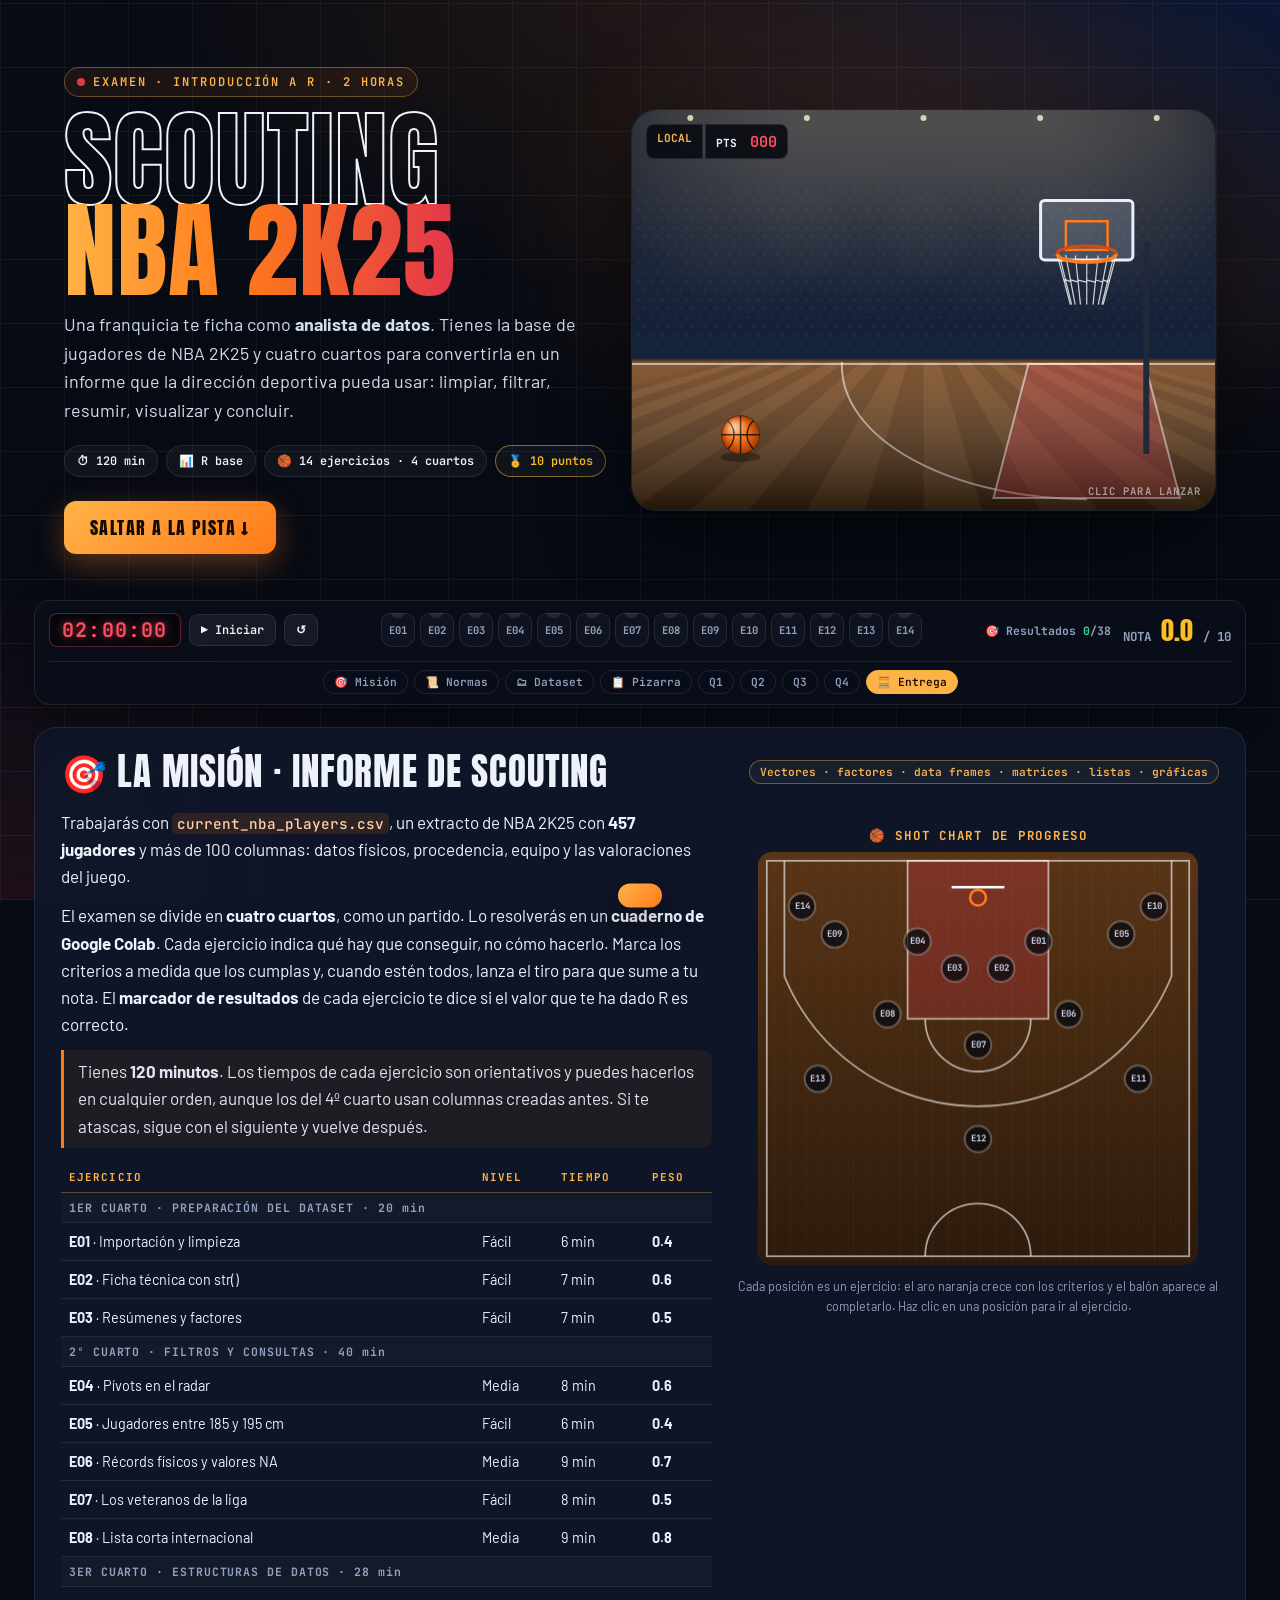
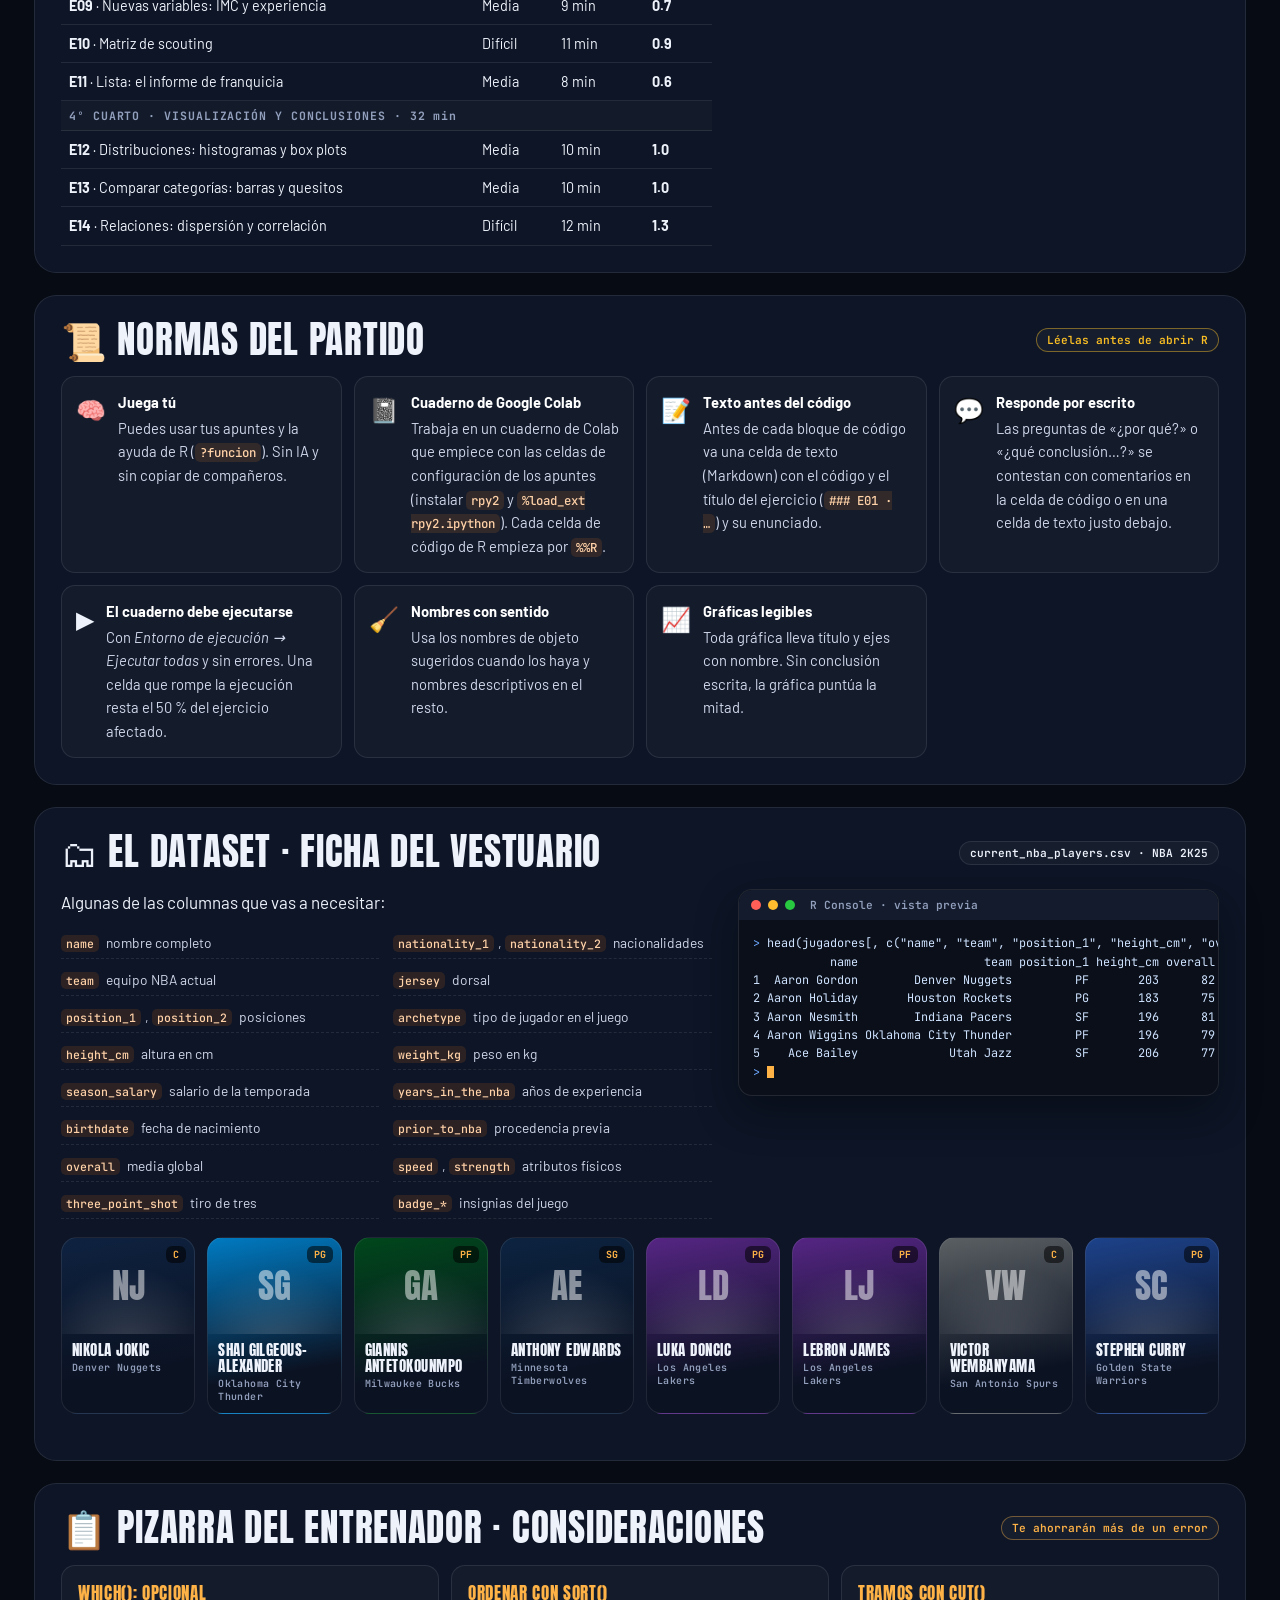
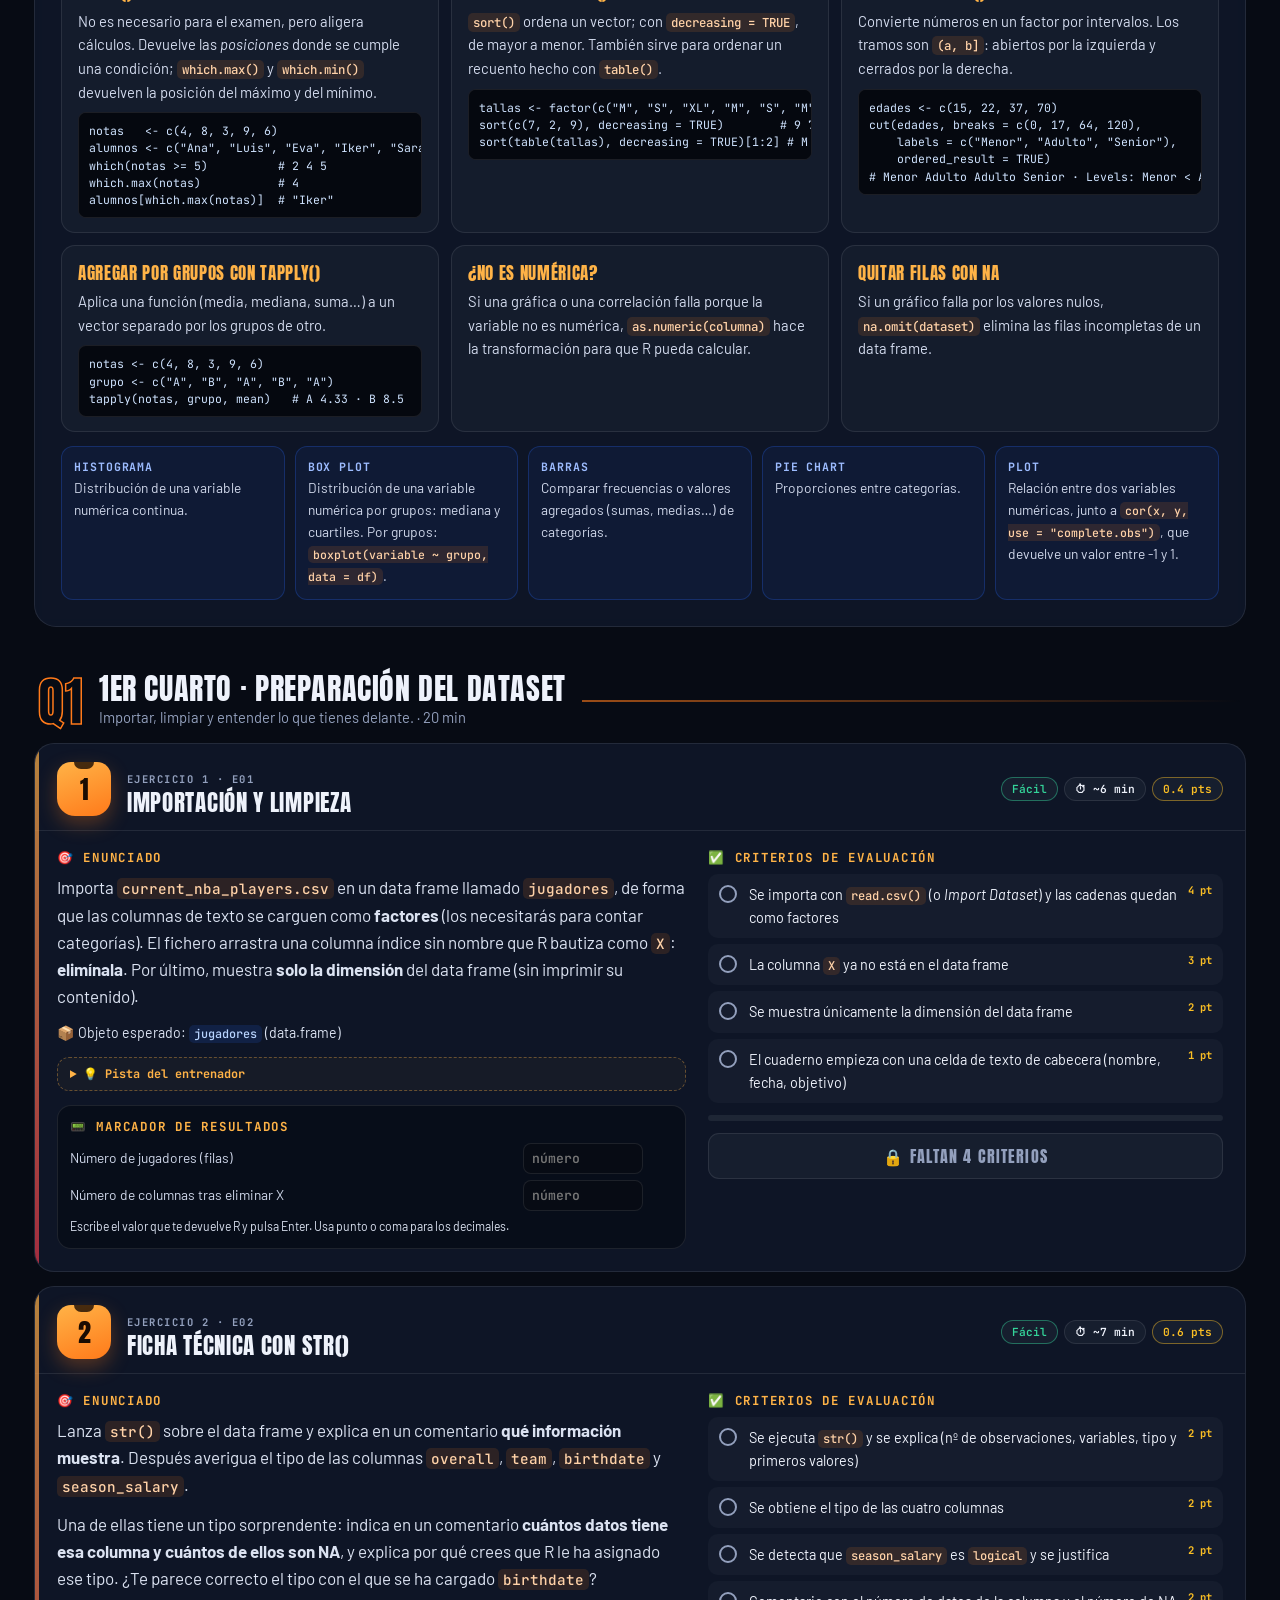
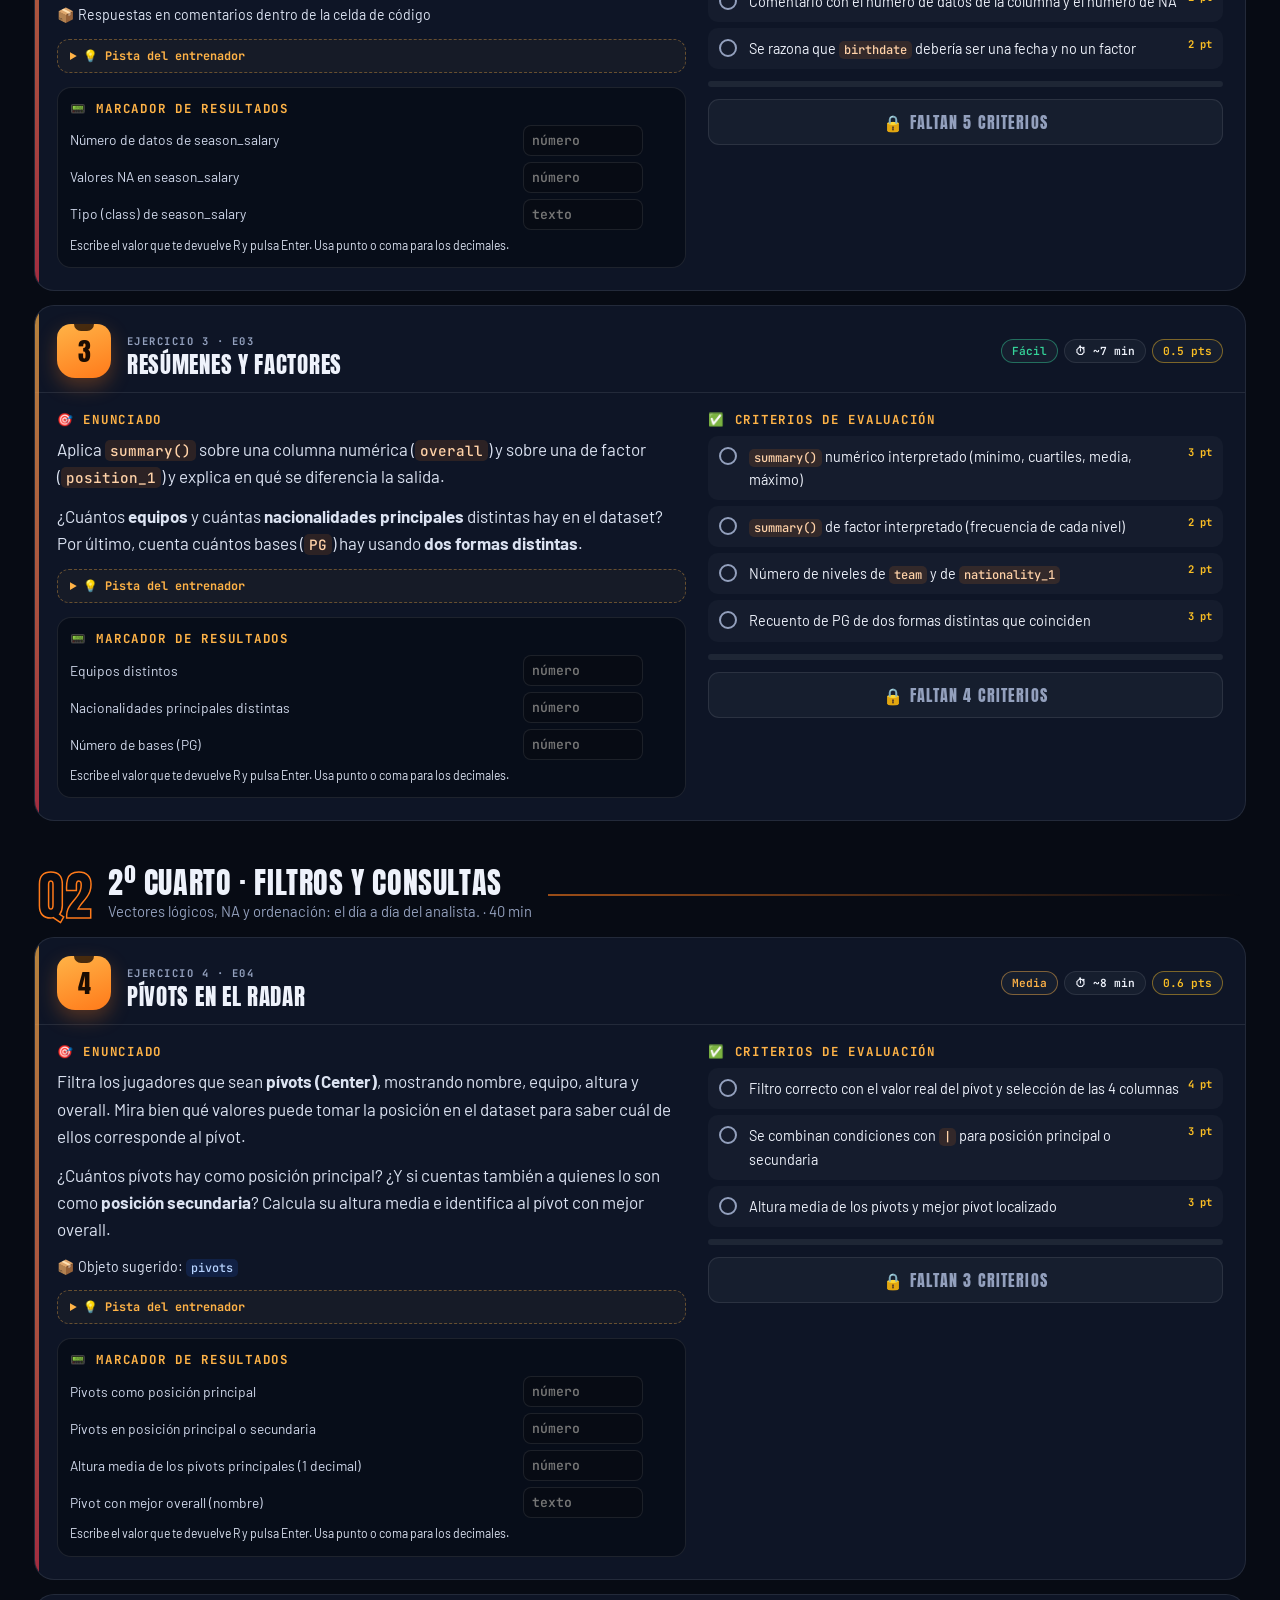
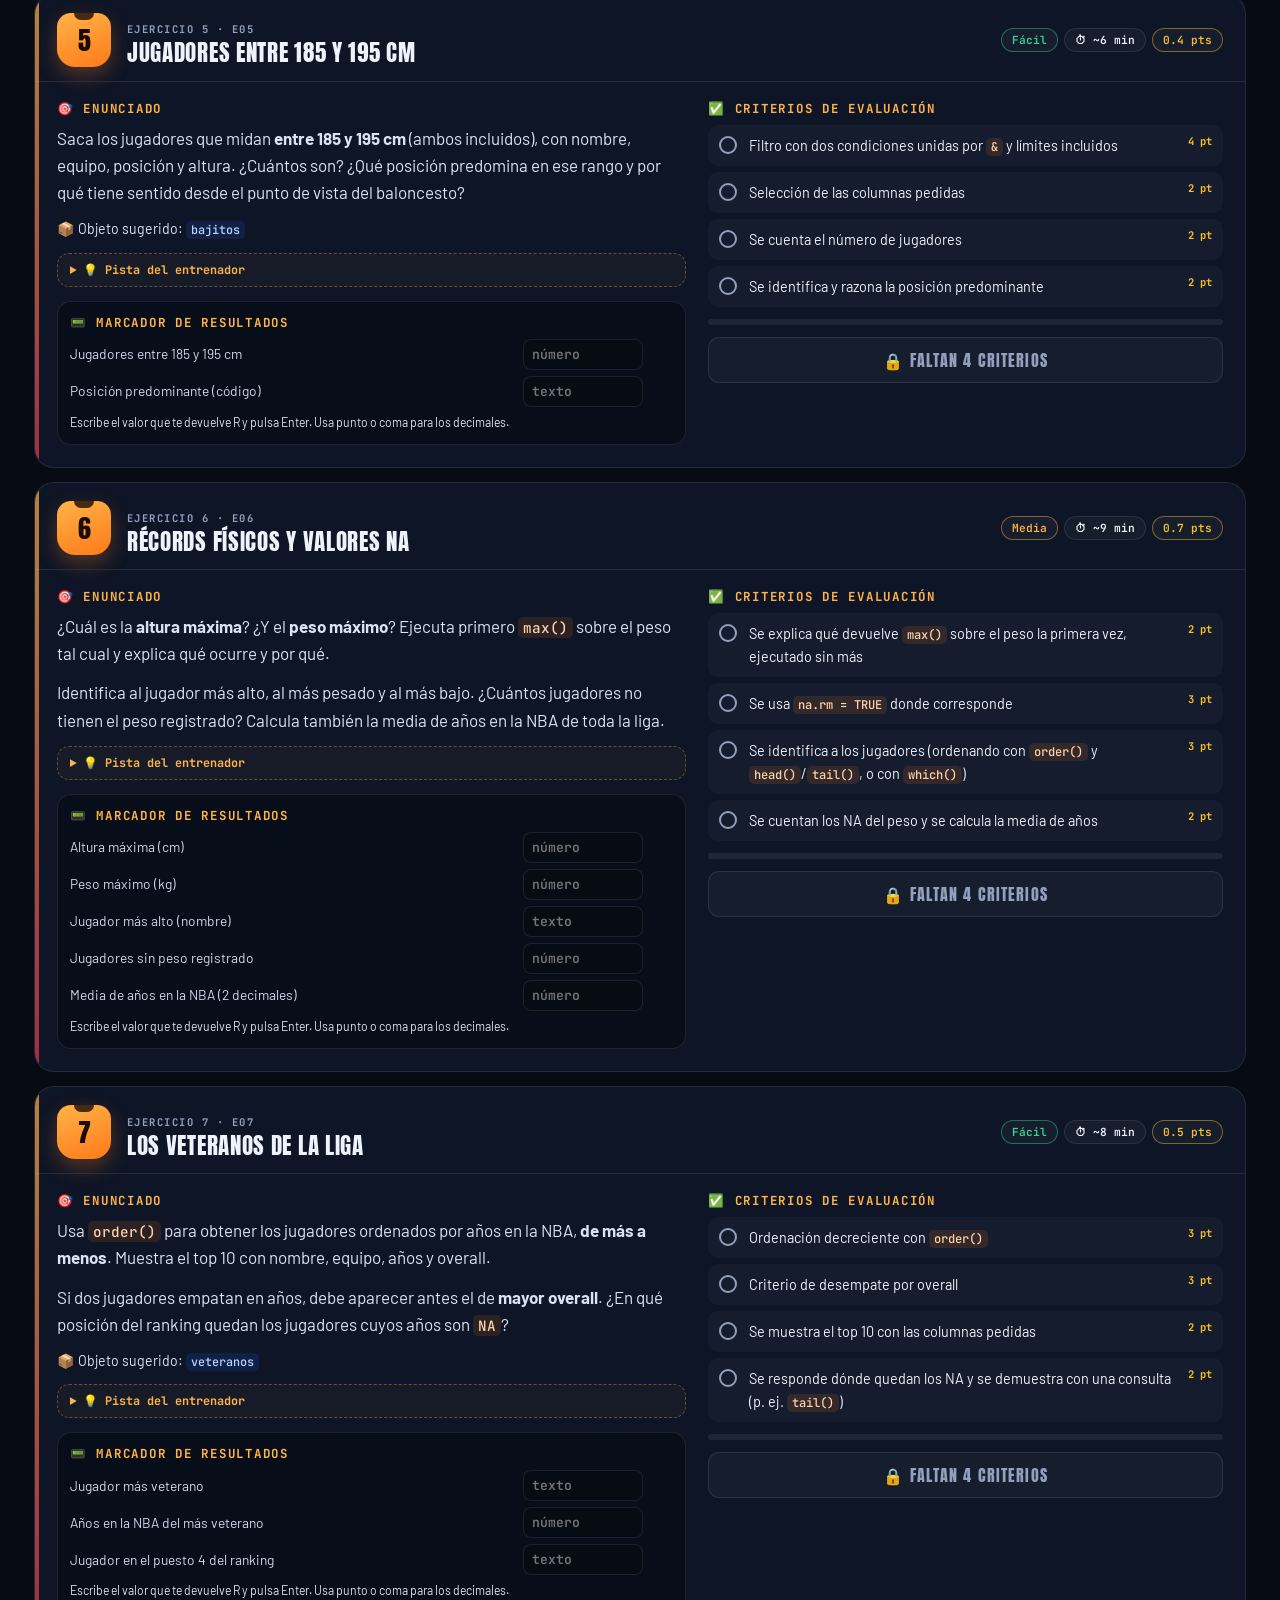
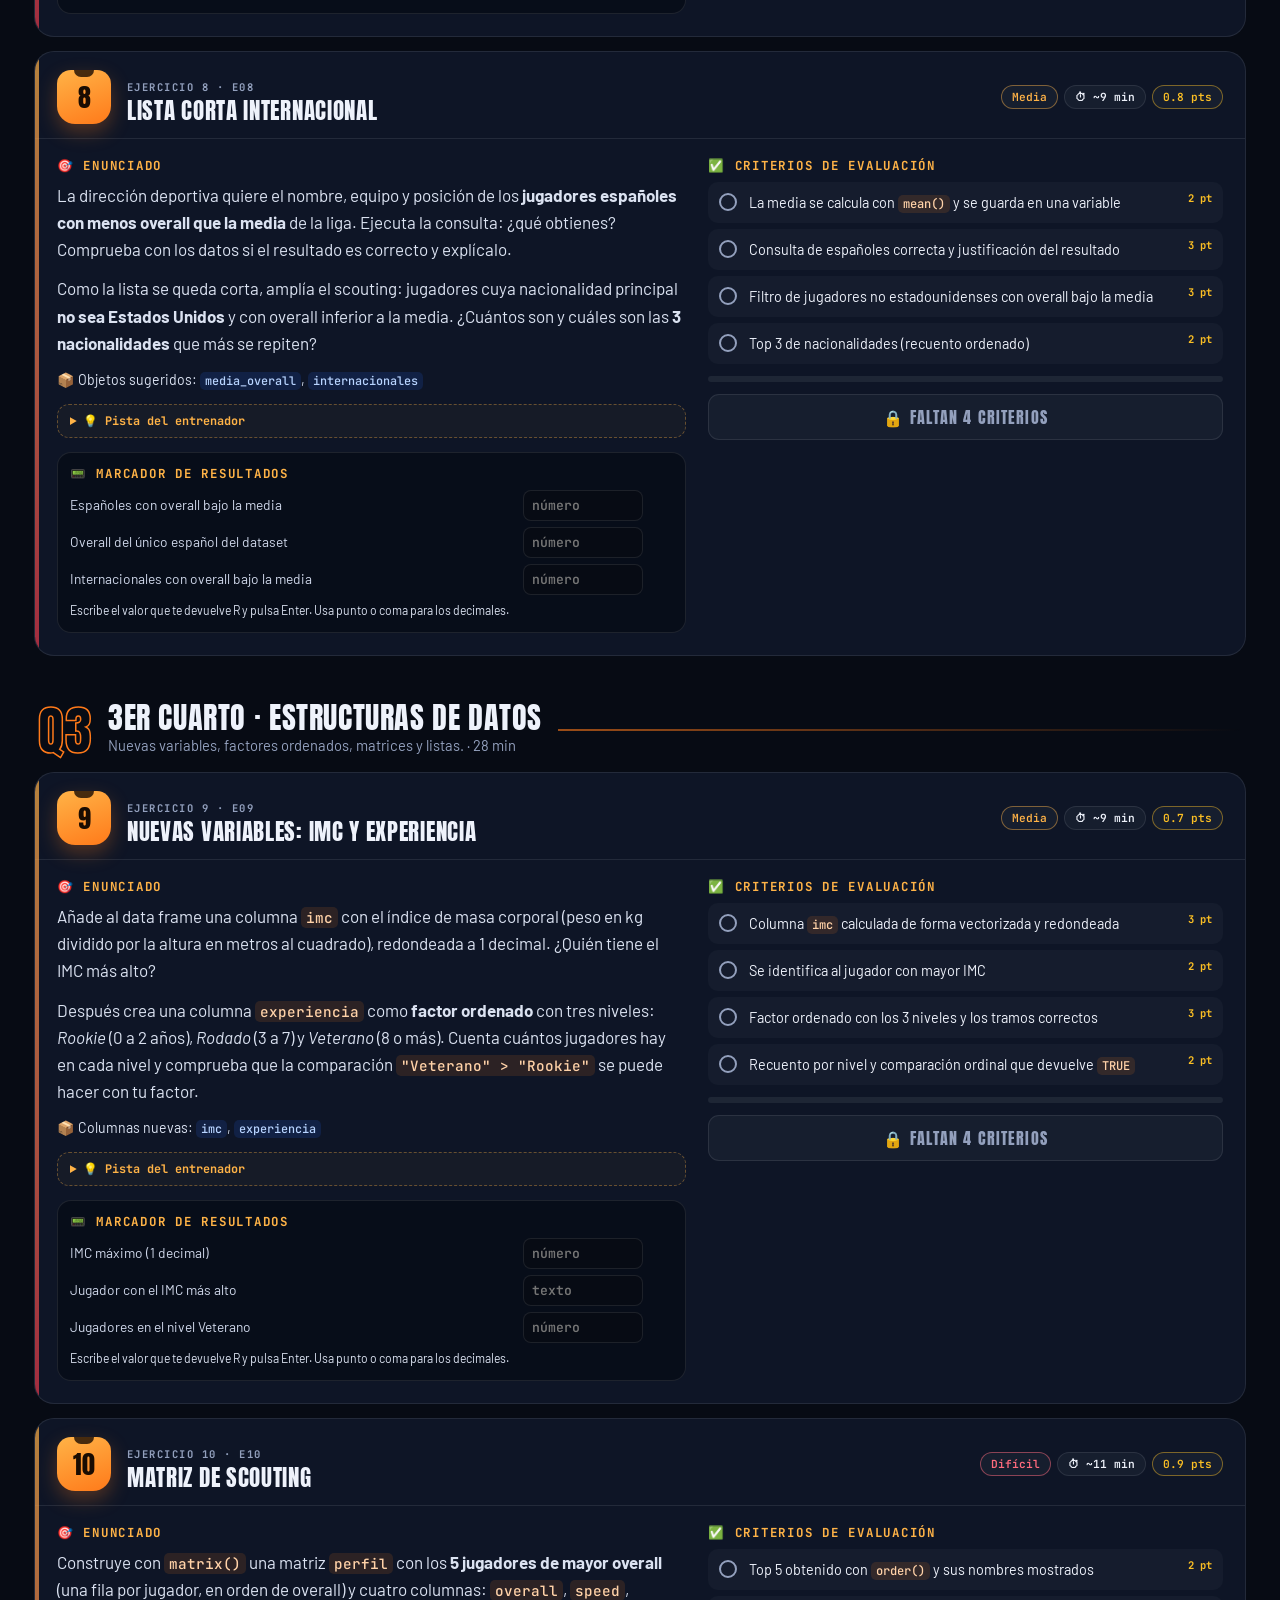
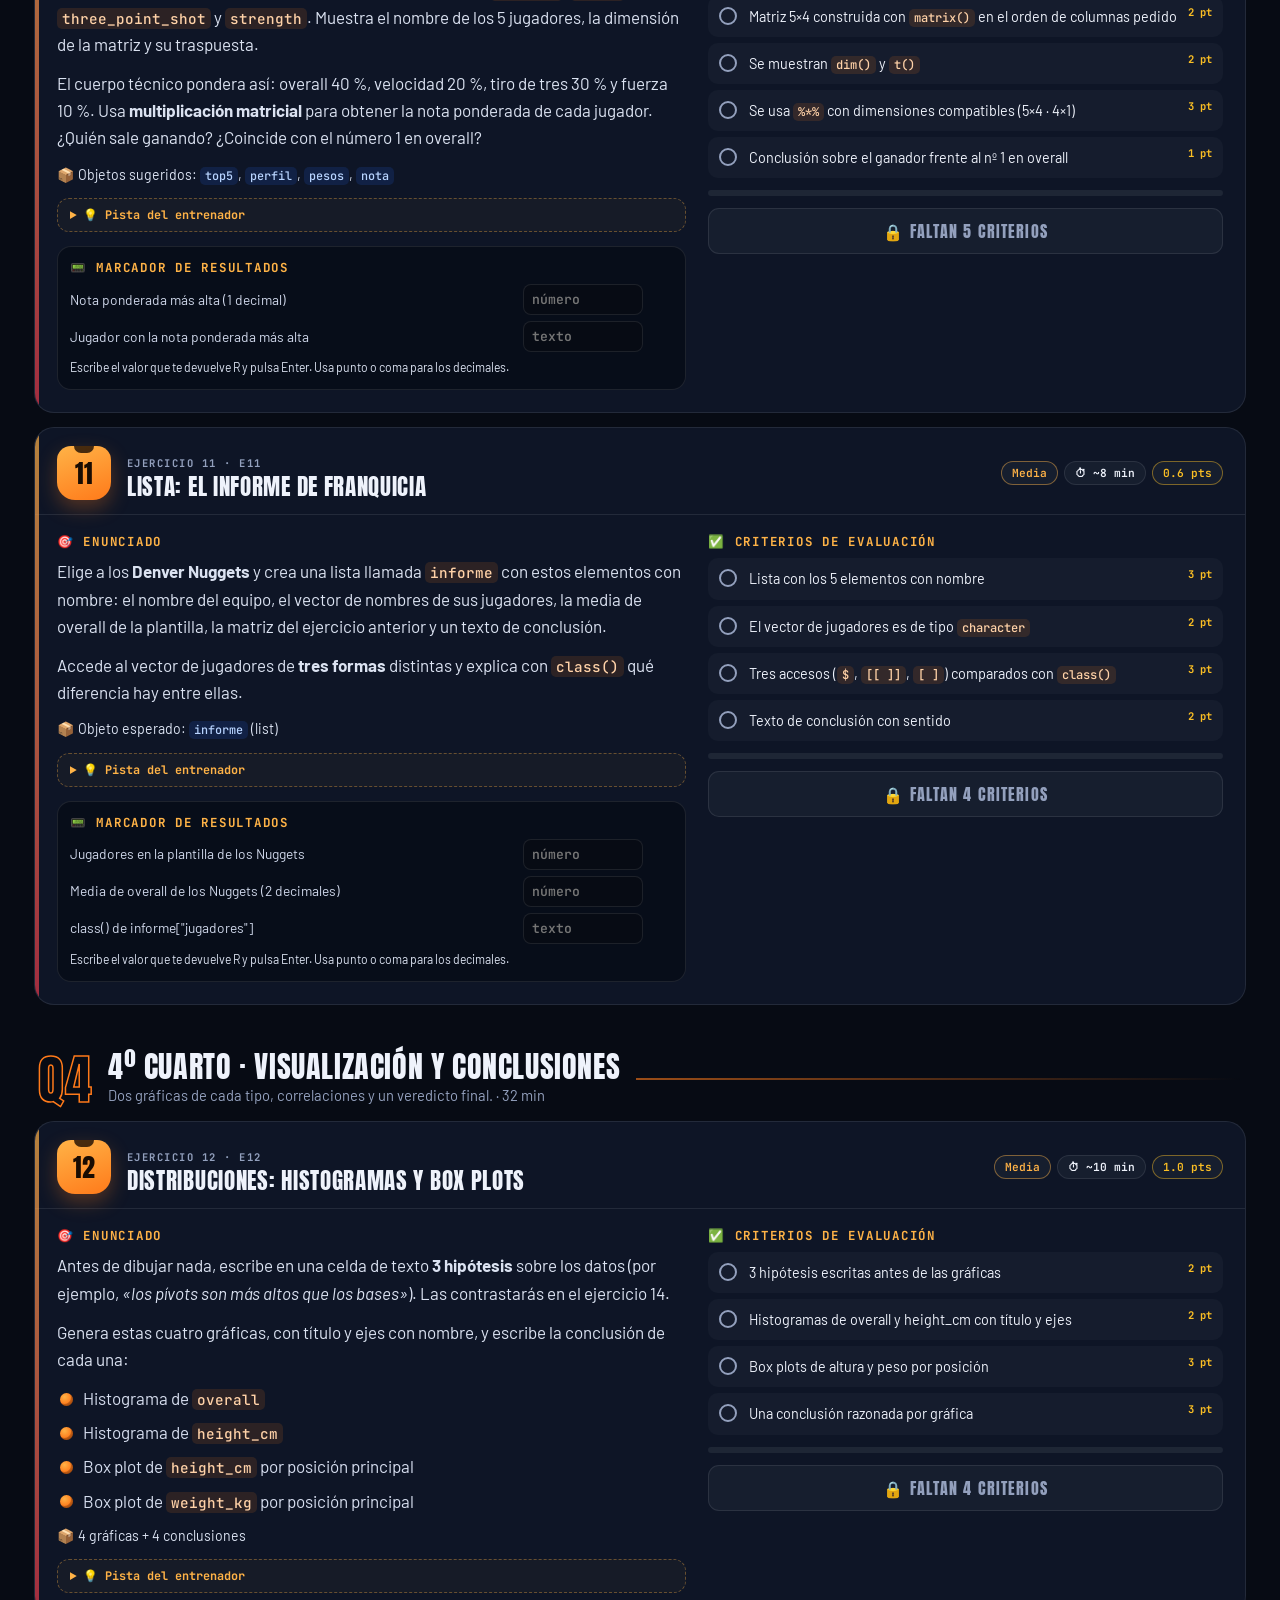
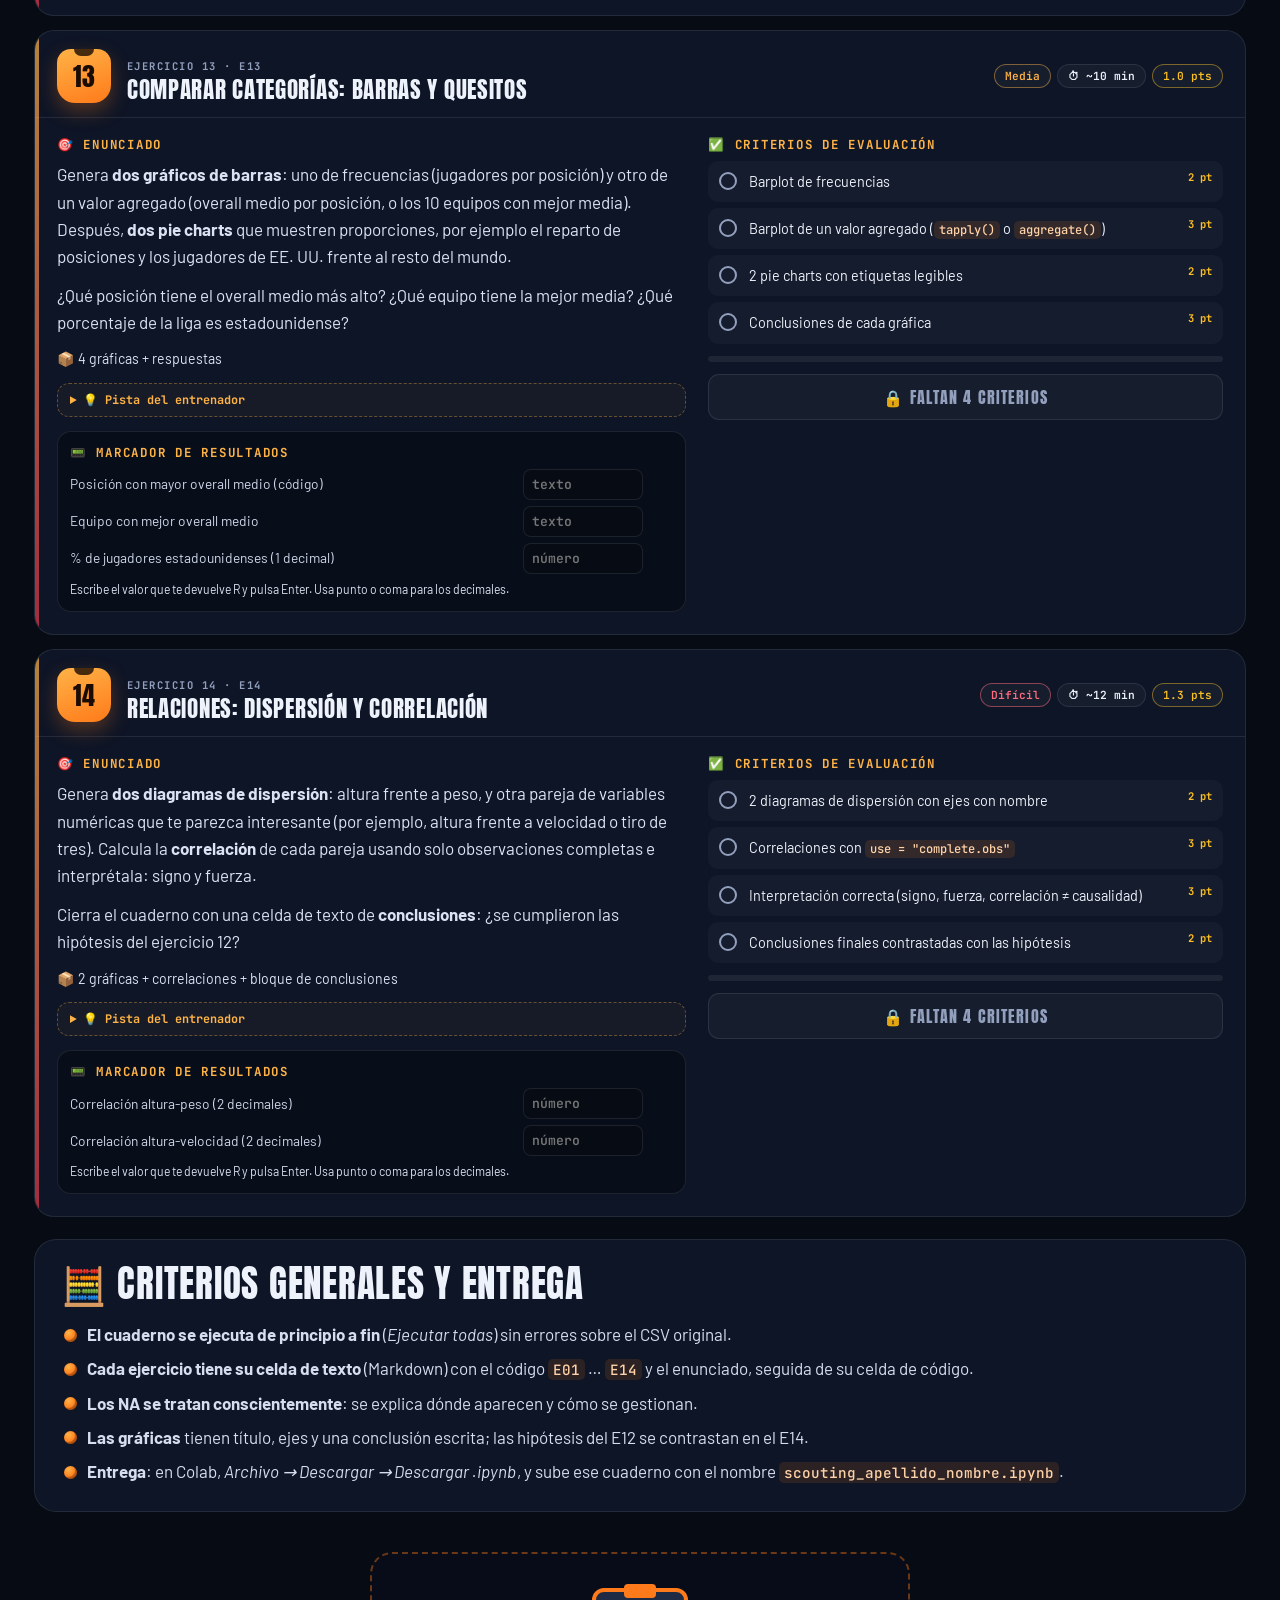
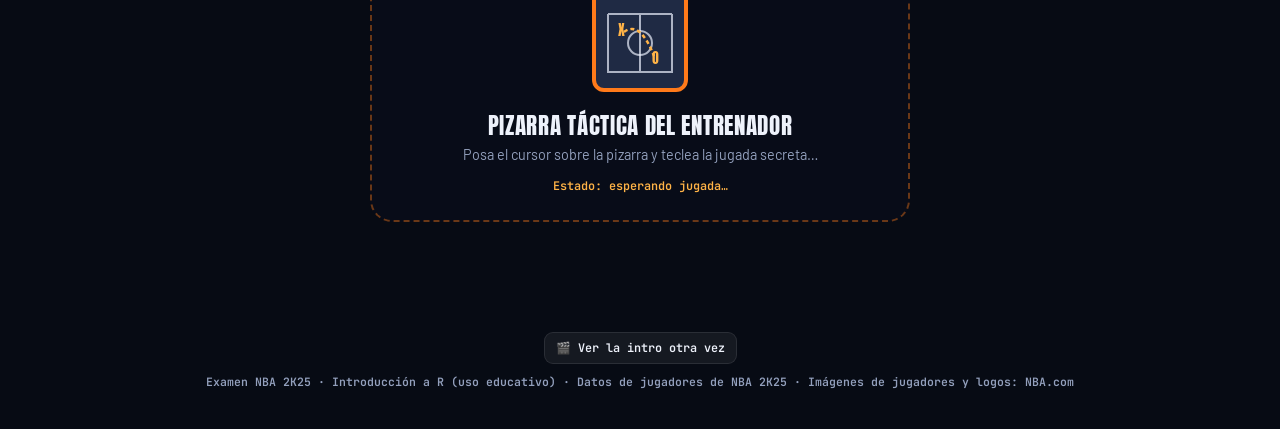
<file: 7RO/R/examen/ExamenAnalisisDeportivoAlumnos/ExamenAnalisisDeportivoAlumnos/index.html>
<!DOCTYPE html>
<html lang="es">
<head>
<meta charset="UTF-8">
<meta name="viewport" content="width=device-width, initial-scale=1.0">
<title>Examen NBA 2K25 · Scouting con R</title>
<meta name="description" content="Examen práctico de introducción a R (2 horas) sobre el dataset de jugadores de NBA 2K25: importación, factores, filtros, NA, matrices, listas y gráficas.">
<link rel="preconnect" href="https://fonts.googleapis.com"><link rel="preconnect" href="https://fonts.gstatic.com" crossorigin>
<link href="https://fonts.googleapis.com/css2?family=Anton&family=Barlow:wght@400;500;600;700&family=JetBrains+Mono:wght@400;600;700&display=swap" rel="stylesheet">
<link rel="stylesheet" href="css/style.css">
<script>document.documentElement.classList.add('intro-on')</script>
</head>
<body data-mode="a" data-minutes="120">
<div class="intro" id="intro" aria-label="Vídeo de introducción">
  <video id="introVideo" src="video/jugador_baloncesto.mp4" playsinline preload="auto"></video>
  <button class="intro-play" id="introPlay" type="button">▶ Empezar</button>
  <div class="intro-ctrl"><button class="btn" id="introSound" type="button">🔇 Activar sonido</button><button class="btn" id="introSkip" type="button">Saltar intro ⏭</button></div>
</div>
<div class="scroll-progress" aria-hidden="true"><i id="scrollBar"></i></div>
<canvas id="fx" aria-hidden="true"></canvas>

<header class="hero">
  <div class="hero-copy">
    <span class="eyebrow"><i class="live"></i>Examen · Introducción a R · 2 horas</span>
    <h1><span class="stroke">Scouting</span><br><span class="grad">NBA 2K25</span></h1>
    <p class="lead">Una franquicia te ficha como <strong>analista de datos</strong>. Tienes la base de jugadores de NBA 2K25 y cuatro cuartos para convertirla en un informe que la dirección deportiva pueda usar: limpiar, filtrar, resumir, visualizar y concluir.</p>
    <div class="chips"><span class="chip">⏱ 120 min</span><span class="chip">📊 R base</span><span class="chip">🏀 14 ejercicios · 4 cuartos</span><span class="chip gold">🏅 10 puntos</span></div>
    <a class="cta" href="#mision">Saltar a la pista ↓</a>
  </div>
  <div class="arena" title="Haz clic para lanzar">
    <canvas id="court" aria-label="Animación de un tiro a canasta"></canvas>
    <div class="board"><span>LOCAL</span><span>PTS <b id="arenaPts">000</b></span></div>
    <span class="tap">CLIC PARA LANZAR</span>
  </div>
</header>

<div class="hud">
  <div class="hud-row">
    <div style="display:flex;gap:8px;align-items:center"><span class="timer" id="timer">02:00:00</span><button class="btn" id="timerBtn" type="button">▶ Iniciar</button><button class="btn" id="timerReset" type="button" title="Reiniciar cronómetro">↺</button></div>
    <div class="medals" id="medals" aria-label="Ejercicios superados"></div>
    <span class="hits" id="hits"></span>
    <div class="score">NOTA <b id="score">0.0</b> / 10</div>
  <nav class="quick"><a href="#mision">🎯 Misión</a><a href="#normas">📜 Normas</a><a href="#dataset">🗂 Dataset</a><a href="#consejos">📋 Pizarra</a><a href="#q1">Q1</a><a href="#q2">Q2</a><a href="#q3">Q3</a><a href="#q4">Q4</a><a href="#rubrica">🧮 Entrega</a></nav>
  </div>
</div>

<main>
  <section class="panel reveal" id="mision">
    <div class="panel-head"><h2>🎯 La misión · Informe de scouting</h2><span class="tag or">Vectores · factores · data frames · matrices · listas · gráficas</span></div>
    <div class="grid2">
      <div>
        <p>Trabajarás con <code>current_nba_players.csv</code>, un extracto de NBA 2K25 con <strong>457 jugadores</strong> y más de 100 columnas: datos físicos, procedencia, equipo y las valoraciones del juego.</p>
        <p>El examen se divide en <strong>cuatro cuartos</strong>, como un partido. Lo resolverás en un <strong>cuaderno de Google Colab</strong>. Cada ejercicio indica qué hay que conseguir, no cómo hacerlo. Marca los criterios a medida que los cumplas y, cuando estén todos, lanza el tiro para que sume a tu nota. El <strong>marcador de resultados</strong> de cada ejercicio te dice si el valor que te ha dado R es correcto.</p>
        <p class="note">Tienes <strong>120 minutos</strong>. Los tiempos de cada ejercicio son orientativos y puedes hacerlos en cualquier orden, aunque los del 4º cuarto usan columnas creadas antes. Si te atascas, sigue con el siguiente y vuelve después.</p>
        <div class="tscroll" style="margin-top:14px"><table><thead><tr><th>Ejercicio</th><th>Nivel</th><th>Tiempo</th><th>Peso</th></tr></thead><tbody><tr class="q"><td colspan="4">1ER CUARTO · PREPARACIÓN DEL DATASET · 20 min</td></tr><tr><td><strong>E01</strong> · Importación y limpieza</td><td>Fácil</td><td>6 min</td><td><strong>0.4</strong></td></tr><tr><td><strong>E02</strong> · Ficha técnica con str()</td><td>Fácil</td><td>7 min</td><td><strong>0.6</strong></td></tr><tr><td><strong>E03</strong> · Resúmenes y factores</td><td>Fácil</td><td>7 min</td><td><strong>0.5</strong></td></tr><tr class="q"><td colspan="4">2º CUARTO · FILTROS Y CONSULTAS · 40 min</td></tr><tr><td><strong>E04</strong> · Pívots en el radar</td><td>Media</td><td>8 min</td><td><strong>0.6</strong></td></tr><tr><td><strong>E05</strong> · Jugadores entre 185 y 195 cm</td><td>Fácil</td><td>6 min</td><td><strong>0.4</strong></td></tr><tr><td><strong>E06</strong> · Récords físicos y valores NA</td><td>Media</td><td>9 min</td><td><strong>0.7</strong></td></tr><tr><td><strong>E07</strong> · Los veteranos de la liga</td><td>Fácil</td><td>8 min</td><td><strong>0.5</strong></td></tr><tr><td><strong>E08</strong> · Lista corta internacional</td><td>Media</td><td>9 min</td><td><strong>0.8</strong></td></tr><tr class="q"><td colspan="4">3ER CUARTO · ESTRUCTURAS DE DATOS · 28 min</td></tr><tr><td><strong>E09</strong> · Nuevas variables: IMC y experiencia</td><td>Media</td><td>9 min</td><td><strong>0.7</strong></td></tr><tr><td><strong>E10</strong> · Matriz de scouting</td><td>Difícil</td><td>11 min</td><td><strong>0.9</strong></td></tr><tr><td><strong>E11</strong> · Lista: el informe de franquicia</td><td>Media</td><td>8 min</td><td><strong>0.6</strong></td></tr><tr class="q"><td colspan="4">4º CUARTO · VISUALIZACIÓN Y CONCLUSIONES · 32 min</td></tr><tr><td><strong>E12</strong> · Distribuciones: histogramas y box plots</td><td>Media</td><td>10 min</td><td><strong>1.0</strong></td></tr><tr><td><strong>E13</strong> · Comparar categorías: barras y quesitos</td><td>Media</td><td>10 min</td><td><strong>1.0</strong></td></tr><tr><td><strong>E14</strong> · Relaciones: dispersión y correlación</td><td>Difícil</td><td>12 min</td><td><strong>1.3</strong></td></tr></tbody></table></div>
      </div>
      <div class="shot-wrap">
        <h4 style="text-align:center">🏀 SHOT CHART DE PROGRESO</h4>
        <canvas id="shotchart" aria-label="Mapa de tiro con el progreso de cada ejercicio"></canvas>
        <span class="muted">Cada posición es un ejercicio: el aro naranja crece con los criterios y el balón aparece al completarlo. Haz clic en una posición para ir al ejercicio.</span>
      </div>
    </div>
  </section>

  <section class="panel reveal" id="normas">
    <div class="panel-head"><h2>📜 Normas del partido</h2><span class="tag gold">Léelas antes de abrir R</span></div>
    <div class="rules">
      <div class="rule"><span class="ico">🧠</span><div><strong>Juega tú</strong>Puedes usar tus apuntes y la ayuda de R (<code>?funcion</code>). Sin IA y sin copiar de compañeros.</div></div>
      <div class="rule"><span class="ico">📓</span><div><strong>Cuaderno de Google Colab</strong>Trabaja en un cuaderno de Colab que empiece con las celdas de configuración de los apuntes (instalar <code>rpy2</code> y <code>%load_ext rpy2.ipython</code>). Cada celda de código de R empieza por <code>%%R</code>.</div></div>
      <div class="rule"><span class="ico">📝</span><div><strong>Texto antes del código</strong>Antes de cada bloque de código va una celda de texto (Markdown) con el código y el título del ejercicio (<code>### E01 · …</code>) y su enunciado.</div></div>
      <div class="rule"><span class="ico">💬</span><div><strong>Responde por escrito</strong>Las preguntas de «¿por qué?» o «¿qué conclusión…?» se contestan con comentarios en la celda de código o en una celda de texto justo debajo.</div></div>
      <div class="rule"><span class="ico">▶️</span><div><strong>El cuaderno debe ejecutarse</strong>Con <em>Entorno de ejecución → Ejecutar todas</em> y sin errores. Una celda que rompe la ejecución resta el 50 % del ejercicio afectado.</div></div>
      <div class="rule"><span class="ico">🧹</span><div><strong>Nombres con sentido</strong>Usa los nombres de objeto sugeridos cuando los haya y nombres descriptivos en el resto.</div></div>
      <div class="rule"><span class="ico">📈</span><div><strong>Gráficas legibles</strong>Toda gráfica lleva título y ejes con nombre. Sin conclusión escrita, la gráfica puntúa la mitad.</div></div>
    </div>
  </section>

  <section class="panel reveal" id="dataset">
    <div class="panel-head"><h2>🗂 El dataset · Ficha del vestuario</h2><span class="tag">current_nba_players.csv · NBA 2K25</span></div>
    <div class="grid2">
      <div>
        <p>Algunas de las columnas que vas a necesitar:</p>
        <ul class="cols">
          <li><code>name</code> nombre completo</li><li><code>nationality_1</code>, <code>nationality_2</code> nacionalidades</li>
          <li><code>team</code> equipo NBA actual</li><li><code>jersey</code> dorsal</li>
          <li><code>position_1</code>, <code>position_2</code> posiciones</li><li><code>archetype</code> tipo de jugador en el juego</li>
          <li><code>height_cm</code> altura en cm</li><li><code>weight_kg</code> peso en kg</li>
          <li><code>season_salary</code> salario de la temporada</li><li><code>years_in_the_nba</code> años de experiencia</li>
          <li><code>birthdate</code> fecha de nacimiento</li><li><code>prior_to_nba</code> procedencia previa</li>
          <li><code>overall</code> media global</li><li><code>speed</code>, <code>strength</code> atributos físicos</li>
          <li><code>three_point_shot</code> tiro de tres</li><li><code>badge_*</code> insignias del juego</li>
        </ul>
      </div>
      <div class="rconsole"><div class="bar"><i></i><i></i><i></i>R Console · vista previa</div><pre id="rcon" data-lines="[{&quot;cmd&quot;: &quot;head(jugadores[, c(\&quot;name\&quot;, \&quot;team\&quot;, \&quot;position_1\&quot;, \&quot;height_cm\&quot;, \&quot;overall\&quot;)], 5)&quot;}, {&quot;out&quot;: &quot;           name                  team position_1 height_cm overall&quot;}, {&quot;out&quot;: &quot;1  Aaron Gordon        Denver Nuggets         PF       203      82&quot;}, {&quot;out&quot;: &quot;2 Aaron Holiday       Houston Rockets         PG       183      75&quot;}, {&quot;out&quot;: &quot;3 Aaron Nesmith        Indiana Pacers         SF       196      81&quot;}, {&quot;out&quot;: &quot;4 Aaron Wiggins Oklahoma City Thunder         PF       196      79&quot;}, {&quot;out&quot;: &quot;5    Ace Bailey             Utah Jazz         SF       206      77&quot;}]"></pre></div>
    </div>
    <div class="players"><div class="pcard" style="--c1:#0e2240"><span class="pos">C</span><div class="ph"><img loading="lazy" src="https://cdn.nba.com/headshots/nba/latest/1040x760/203999.png" alt="Nikola Jokic"></div><div class="nm">Nikola Jokic<small>Denver Nuggets</small></div></div><div class="pcard" style="--c1:#007ac1"><span class="pos">PG</span><div class="ph"><img loading="lazy" src="https://cdn.nba.com/headshots/nba/latest/1040x760/1628983.png" alt="Shai Gilgeous-Alexander"></div><div class="nm">Shai Gilgeous-Alexander<small>Oklahoma City Thunder</small></div></div><div class="pcard" style="--c1:#00471b"><span class="pos">PF</span><div class="ph"><img loading="lazy" src="https://cdn.nba.com/headshots/nba/latest/1040x760/203507.png" alt="Giannis Antetokounmpo"></div><div class="nm">Giannis Antetokounmpo<small>Milwaukee Bucks</small></div></div><div class="pcard" style="--c1:#0c2340"><span class="pos">SG</span><div class="ph"><img loading="lazy" src="https://cdn.nba.com/headshots/nba/latest/1040x760/1630162.png" alt="Anthony Edwards"></div><div class="nm">Anthony Edwards<small>Minnesota Timberwolves</small></div></div><div class="pcard" style="--c1:#552583"><span class="pos">PG</span><div class="ph"><img loading="lazy" src="https://cdn.nba.com/headshots/nba/latest/1040x760/1629029.png" alt="Luka Doncic"></div><div class="nm">Luka Doncic<small>Los Angeles Lakers</small></div></div><div class="pcard" style="--c1:#552583"><span class="pos">PF</span><div class="ph"><img loading="lazy" src="https://cdn.nba.com/headshots/nba/latest/1040x760/2544.png" alt="LeBron James"></div><div class="nm">LeBron James<small>Los Angeles Lakers</small></div></div><div class="pcard" style="--c1:#5a5f63"><span class="pos">C</span><div class="ph"><img loading="lazy" src="https://cdn.nba.com/headshots/nba/latest/1040x760/1641705.png" alt="Victor Wembanyama"></div><div class="nm">Victor Wembanyama<small>San Antonio Spurs</small></div></div><div class="pcard" style="--c1:#1d428a"><span class="pos">PG</span><div class="ph"><img loading="lazy" src="https://cdn.nba.com/headshots/nba/latest/1040x760/201939.png" alt="Stephen Curry"></div><div class="nm">Stephen Curry<small>Golden State Warriors</small></div></div></div>
    <div class="logos" aria-hidden="true"><div class="track"><img loading="lazy" src="https://cdn.nba.com/logos/nba/1610612737/global/L/logo.svg" alt=""><img loading="lazy" src="https://cdn.nba.com/logos/nba/1610612738/global/L/logo.svg" alt=""><img loading="lazy" src="https://cdn.nba.com/logos/nba/1610612739/global/L/logo.svg" alt=""><img loading="lazy" src="https://cdn.nba.com/logos/nba/1610612740/global/L/logo.svg" alt=""><img loading="lazy" src="https://cdn.nba.com/logos/nba/1610612741/global/L/logo.svg" alt=""><img loading="lazy" src="https://cdn.nba.com/logos/nba/1610612742/global/L/logo.svg" alt=""><img loading="lazy" src="https://cdn.nba.com/logos/nba/1610612743/global/L/logo.svg" alt=""><img loading="lazy" src="https://cdn.nba.com/logos/nba/1610612744/global/L/logo.svg" alt=""><img loading="lazy" src="https://cdn.nba.com/logos/nba/1610612745/global/L/logo.svg" alt=""><img loading="lazy" src="https://cdn.nba.com/logos/nba/1610612746/global/L/logo.svg" alt=""><img loading="lazy" src="https://cdn.nba.com/logos/nba/1610612747/global/L/logo.svg" alt=""><img loading="lazy" src="https://cdn.nba.com/logos/nba/1610612748/global/L/logo.svg" alt=""><img loading="lazy" src="https://cdn.nba.com/logos/nba/1610612749/global/L/logo.svg" alt=""><img loading="lazy" src="https://cdn.nba.com/logos/nba/1610612750/global/L/logo.svg" alt=""><img loading="lazy" src="https://cdn.nba.com/logos/nba/1610612751/global/L/logo.svg" alt=""><img loading="lazy" src="https://cdn.nba.com/logos/nba/1610612752/global/L/logo.svg" alt=""><img loading="lazy" src="https://cdn.nba.com/logos/nba/1610612753/global/L/logo.svg" alt=""><img loading="lazy" src="https://cdn.nba.com/logos/nba/1610612754/global/L/logo.svg" alt=""><img loading="lazy" src="https://cdn.nba.com/logos/nba/1610612755/global/L/logo.svg" alt=""><img loading="lazy" src="https://cdn.nba.com/logos/nba/1610612756/global/L/logo.svg" alt=""><img loading="lazy" src="https://cdn.nba.com/logos/nba/1610612757/global/L/logo.svg" alt=""><img loading="lazy" src="https://cdn.nba.com/logos/nba/1610612758/global/L/logo.svg" alt=""><img loading="lazy" src="https://cdn.nba.com/logos/nba/1610612759/global/L/logo.svg" alt=""><img loading="lazy" src="https://cdn.nba.com/logos/nba/1610612760/global/L/logo.svg" alt=""><img loading="lazy" src="https://cdn.nba.com/logos/nba/1610612761/global/L/logo.svg" alt=""><img loading="lazy" src="https://cdn.nba.com/logos/nba/1610612762/global/L/logo.svg" alt=""><img loading="lazy" src="https://cdn.nba.com/logos/nba/1610612763/global/L/logo.svg" alt=""><img loading="lazy" src="https://cdn.nba.com/logos/nba/1610612764/global/L/logo.svg" alt=""><img loading="lazy" src="https://cdn.nba.com/logos/nba/1610612765/global/L/logo.svg" alt=""><img loading="lazy" src="https://cdn.nba.com/logos/nba/1610612766/global/L/logo.svg" alt=""><img loading="lazy" src="https://cdn.nba.com/logos/nba/1610612737/global/L/logo.svg" alt=""><img loading="lazy" src="https://cdn.nba.com/logos/nba/1610612738/global/L/logo.svg" alt=""><img loading="lazy" src="https://cdn.nba.com/logos/nba/1610612739/global/L/logo.svg" alt=""><img loading="lazy" src="https://cdn.nba.com/logos/nba/1610612740/global/L/logo.svg" alt=""><img loading="lazy" src="https://cdn.nba.com/logos/nba/1610612741/global/L/logo.svg" alt=""><img loading="lazy" src="https://cdn.nba.com/logos/nba/1610612742/global/L/logo.svg" alt=""><img loading="lazy" src="https://cdn.nba.com/logos/nba/1610612743/global/L/logo.svg" alt=""><img loading="lazy" src="https://cdn.nba.com/logos/nba/1610612744/global/L/logo.svg" alt=""><img loading="lazy" src="https://cdn.nba.com/logos/nba/1610612745/global/L/logo.svg" alt=""><img loading="lazy" src="https://cdn.nba.com/logos/nba/1610612746/global/L/logo.svg" alt=""><img loading="lazy" src="https://cdn.nba.com/logos/nba/1610612747/global/L/logo.svg" alt=""><img loading="lazy" src="https://cdn.nba.com/logos/nba/1610612748/global/L/logo.svg" alt=""><img loading="lazy" src="https://cdn.nba.com/logos/nba/1610612749/global/L/logo.svg" alt=""><img loading="lazy" src="https://cdn.nba.com/logos/nba/1610612750/global/L/logo.svg" alt=""><img loading="lazy" src="https://cdn.nba.com/logos/nba/1610612751/global/L/logo.svg" alt=""><img loading="lazy" src="https://cdn.nba.com/logos/nba/1610612752/global/L/logo.svg" alt=""><img loading="lazy" src="https://cdn.nba.com/logos/nba/1610612753/global/L/logo.svg" alt=""><img loading="lazy" src="https://cdn.nba.com/logos/nba/1610612754/global/L/logo.svg" alt=""><img loading="lazy" src="https://cdn.nba.com/logos/nba/1610612755/global/L/logo.svg" alt=""><img loading="lazy" src="https://cdn.nba.com/logos/nba/1610612756/global/L/logo.svg" alt=""><img loading="lazy" src="https://cdn.nba.com/logos/nba/1610612757/global/L/logo.svg" alt=""><img loading="lazy" src="https://cdn.nba.com/logos/nba/1610612758/global/L/logo.svg" alt=""><img loading="lazy" src="https://cdn.nba.com/logos/nba/1610612759/global/L/logo.svg" alt=""><img loading="lazy" src="https://cdn.nba.com/logos/nba/1610612760/global/L/logo.svg" alt=""><img loading="lazy" src="https://cdn.nba.com/logos/nba/1610612761/global/L/logo.svg" alt=""><img loading="lazy" src="https://cdn.nba.com/logos/nba/1610612762/global/L/logo.svg" alt=""><img loading="lazy" src="https://cdn.nba.com/logos/nba/1610612763/global/L/logo.svg" alt=""><img loading="lazy" src="https://cdn.nba.com/logos/nba/1610612764/global/L/logo.svg" alt=""><img loading="lazy" src="https://cdn.nba.com/logos/nba/1610612765/global/L/logo.svg" alt=""><img loading="lazy" src="https://cdn.nba.com/logos/nba/1610612766/global/L/logo.svg" alt=""></div></div>
  </section>

  <section class="panel reveal" id="consejos">
    <div class="panel-head"><h2>📋 Pizarra del entrenador · Consideraciones</h2><span class="tag or">Te ahorrarán más de un error</span></div>
    <div class="tips">
      <div class="tip"><strong>which(): opcional</strong>No es necesario para el examen, pero aligera cálculos. Devuelve las <em>posiciones</em> donde se cumple una condición; <code>which.max()</code> y <code>which.min()</code> devuelven la posición del máximo y del mínimo.<pre class="mini">notas   &lt;- c(4, 8, 3, 9, 6)
alumnos &lt;- c("Ana", "Luis", "Eva", "Iker", "Sara")
which(notas &gt;= 5)          # 2 4 5
which.max(notas)           # 4
alumnos[which.max(notas)]  # "Iker"</pre></div>
      <div class="tip"><strong>Ordenar con sort()</strong><code>sort()</code> ordena un vector; con <code>decreasing = TRUE</code>, de mayor a menor. También sirve para ordenar un recuento hecho con <code>table()</code>.<pre class="mini">tallas &lt;- factor(c("M", "S", "XL", "M", "S", "M"))
sort(c(7, 2, 9), decreasing = TRUE)        # 9 7 2
sort(table(tallas), decreasing = TRUE)[1:2] # M 3 · S 2</pre></div>
      <div class="tip"><strong>Tramos con cut()</strong>Convierte números en un factor por intervalos. Los tramos son <code>(a, b]</code>: abiertos por la izquierda y cerrados por la derecha.<pre class="mini">edades &lt;- c(15, 22, 37, 70)
cut(edades, breaks = c(0, 17, 64, 120),
    labels = c("Menor", "Adulto", "Senior"),
    ordered_result = TRUE)
# Menor Adulto Adulto Senior · Levels: Menor &lt; Adulto &lt; Senior</pre></div>
      <div class="tip"><strong>Agregar por grupos con tapply()</strong>Aplica una función (media, mediana, suma…) a un vector separado por los grupos de otro.<pre class="mini">notas &lt;- c(4, 8, 3, 9, 6)
grupo &lt;- c("A", "B", "A", "B", "A")
tapply(notas, grupo, mean)   # A 4.33 · B 8.5</pre></div>
      <div class="tip"><strong>¿No es numérica?</strong>Si una gráfica o una correlación falla porque la variable no es numérica, <code>as.numeric(columna)</code> hace la transformación para que R pueda calcular.</div>
      <div class="tip"><strong>Quitar filas con NA</strong>Si un gráfico falla por los valores nulos, <code>na.omit(dataset)</code> elimina las filas incompletas de un data frame.</div>
    </div>
    <div class="charts">
      <div class="chart"><b>HISTOGRAMA</b>Distribución de una variable numérica continua.</div>
      <div class="chart"><b>BOX PLOT</b>Distribución de una variable numérica por grupos: mediana y cuartiles. Por grupos: <code>boxplot(variable ~ grupo, data = df)</code>.</div>
      <div class="chart"><b>BARRAS</b>Comparar frecuencias o valores agregados (sumas, medias…) de categorías.</div>
      <div class="chart"><b>PIE CHART</b>Proporciones entre categorías.</div>
      <div class="chart"><b>PLOT</b>Relación entre dos variables numéricas, junto a <code>cor(x, y, use = "complete.obs")</code>, que devuelve un valor entre -1 y 1.</div>
    </div>
  </section>

  <section id="ejercicios"><div class="quarter reveal" id="q1"><span class="qn">Q1</span><div><h2>1er cuarto · Preparación del dataset</h2><p>Importar, limpiar y entender lo que tienes delante. · 20 min</p></div><span class="line"></span></div>
<article class="ex reveal" id="ex1" data-code="E01" data-title="Importación y limpieza" data-pts="0.4">
  <div class="ex-head">
    <div class="ex-num">1</div>
    <div class="ex-title"><small>EJERCICIO 1 · E01</small><h3>Importación y limpieza</h3></div>
    <div class="badges"><span class="tag lvl-F">Fácil</span><span class="tag">⏱ ~6 min</span><span class="tag gold">0.4 pts</span></div>
  </div>
  <div class="ex-body">
    <div>
      <h4>🎯 ENUNCIADO</h4><p>Importa <code>current_nba_players.csv</code> en un data frame llamado <code>jugadores</code>, de forma que las columnas de texto se carguen como <strong>factores</strong> (los necesitarás para contar categorías). El fichero arrastra una columna índice sin nombre que R bautiza como <code>X</code>: <strong>elimínala</strong>. Por último, muestra <strong>solo la dimensión</strong> del data frame (sin imprimir su contenido).</p><p class="out">📦 Objeto esperado: <code>jugadores</code> (data.frame)</p>
      <details class="hint"><summary>💡 Pista del entrenador</summary><p>Revisa los argumentos de <code>read.csv()</code>: uno de ellos decide qué hacer con las cadenas de texto. Para borrar una columna de un data frame no necesitas ninguna función especial.</p></details>
      <div class="checks"><h4>📟 MARCADOR DE RESULTADOS</h4><label class="ans" data-k="E01-a0" data-h="a9cf7e32" data-dp="0"><span>Número de jugadores (filas)</span><input type="text" inputmode="decimal" autocomplete="off" spellcheck="false" placeholder="número"><b class="st"></b></label><label class="ans" data-k="E01-a1" data-h="ccb9c579" data-dp="0"><span>Número de columnas tras eliminar X</span><input type="text" inputmode="decimal" autocomplete="off" spellcheck="false" placeholder="número"><b class="st"></b></label><p class="muted" style="margin:6px 0 0;font-size:.76rem">Escribe el valor que te devuelve R y pulsa Enter. Usa punto o coma para los decimales.</p></div>
    </div>
    <div>
      <h4>✅ CRITERIOS DE EVALUACIÓN</h4>
      <ul class="reqs"><li><label><input type="checkbox" data-k="E01-0"><span>Se importa con <code>read.csv()</code> (o <em>Import Dataset</em>) y las cadenas quedan como factores</span><span class="pt">4 pt</span></label></li><li><label><input type="checkbox" data-k="E01-1"><span>La columna <code>X</code> ya no está en el data frame</span><span class="pt">3 pt</span></label></li><li><label><input type="checkbox" data-k="E01-2"><span>Se muestra únicamente la dimensión del data frame</span><span class="pt">2 pt</span></label></li><li><label><input type="checkbox" data-k="E01-3"><span>El cuaderno empieza con una celda de texto de cabecera (nombre, fecha, objetivo)</span><span class="pt">1 pt</span></label></li></ul>
      <div class="prog"><i></i></div>
      <button class="claim" type="button" disabled>🔒</button>
    </div>
  </div>
</article>
<article class="ex reveal" id="ex2" data-code="E02" data-title="Ficha técnica con str()" data-pts="0.6">
  <div class="ex-head">
    <div class="ex-num">2</div>
    <div class="ex-title"><small>EJERCICIO 2 · E02</small><h3>Ficha técnica con str()</h3></div>
    <div class="badges"><span class="tag lvl-F">Fácil</span><span class="tag">⏱ ~7 min</span><span class="tag gold">0.6 pts</span></div>
  </div>
  <div class="ex-body">
    <div>
      <h4>🎯 ENUNCIADO</h4><p>Lanza <code>str()</code> sobre el data frame y explica en un comentario <strong>qué información muestra</strong>. Después averigua el tipo de las columnas <code>overall</code>, <code>team</code>, <code>birthdate</code> y <code>season_salary</code>.</p><p>Una de ellas tiene un tipo sorprendente: indica en un comentario <strong>cuántos datos tiene esa columna y cuántos de ellos son NA</strong>, y explica por qué crees que R le ha asignado ese tipo. ¿Te parece correcto el tipo con el que se ha cargado <code>birthdate</code>?</p><p class="out">📦 Respuestas en comentarios dentro de la celda de código</p>
      <details class="hint"><summary>💡 Pista del entrenador</summary><p>Hay una función que te dice, valor a valor, si algo es <code>NA</code>. Lo que devuelve se puede sumar. Y piensa: si todos los valores de una columna son <code>NA</code>, ¿de qué tipo será esa variable?</p></details>
      <div class="checks"><h4>📟 MARCADOR DE RESULTADOS</h4><label class="ans" data-k="E02-a0" data-h="a9cf7e32" data-dp="0"><span>Número de datos de season_salary</span><input type="text" inputmode="decimal" autocomplete="off" spellcheck="false" placeholder="número"><b class="st"></b></label><label class="ans" data-k="E02-a1" data-h="a9cf7e32" data-dp="0"><span>Valores NA en season_salary</span><input type="text" inputmode="decimal" autocomplete="off" spellcheck="false" placeholder="número"><b class="st"></b></label><label class="ans" data-k="E02-a2" data-h="5531ab61"><span>Tipo (class) de season_salary</span><input type="text" inputmode="text" autocomplete="off" spellcheck="false" placeholder="texto"><b class="st"></b></label><p class="muted" style="margin:6px 0 0;font-size:.76rem">Escribe el valor que te devuelve R y pulsa Enter. Usa punto o coma para los decimales.</p></div>
    </div>
    <div>
      <h4>✅ CRITERIOS DE EVALUACIÓN</h4>
      <ul class="reqs"><li><label><input type="checkbox" data-k="E02-0"><span>Se ejecuta <code>str()</code> y se explica (nº de observaciones, variables, tipo y primeros valores)</span><span class="pt">2 pt</span></label></li><li><label><input type="checkbox" data-k="E02-1"><span>Se obtiene el tipo de las cuatro columnas</span><span class="pt">2 pt</span></label></li><li><label><input type="checkbox" data-k="E02-2"><span>Se detecta que <code>season_salary</code> es <code>logical</code> y se justifica</span><span class="pt">2 pt</span></label></li><li><label><input type="checkbox" data-k="E02-3"><span>Comentario con el número de datos de la columna y el número de NA</span><span class="pt">2 pt</span></label></li><li><label><input type="checkbox" data-k="E02-4"><span>Se razona que <code>birthdate</code> debería ser una fecha y no un factor</span><span class="pt">2 pt</span></label></li></ul>
      <div class="prog"><i></i></div>
      <button class="claim" type="button" disabled>🔒</button>
    </div>
  </div>
</article>
<article class="ex reveal" id="ex3" data-code="E03" data-title="Resúmenes y factores" data-pts="0.5">
  <div class="ex-head">
    <div class="ex-num">3</div>
    <div class="ex-title"><small>EJERCICIO 3 · E03</small><h3>Resúmenes y factores</h3></div>
    <div class="badges"><span class="tag lvl-F">Fácil</span><span class="tag">⏱ ~7 min</span><span class="tag gold">0.5 pts</span></div>
  </div>
  <div class="ex-body">
    <div>
      <h4>🎯 ENUNCIADO</h4><p>Aplica <code>summary()</code> sobre una columna numérica (<code>overall</code>) y sobre una de factor (<code>position_1</code>) y explica en qué se diferencia la salida.</p><p>¿Cuántos <strong>equipos</strong> y cuántas <strong>nacionalidades principales</strong> distintas hay en el dataset? Por último, cuenta cuántos bases (<code>PG</code>) hay usando <strong>dos formas distintas</strong>.</p>
      <details class="hint"><summary>💡 Pista del entrenador</summary><p>Los factores guardan sus categorías. En los apuntes de vectores y factores aparece más de una manera de contar los elementos de un nivel.</p></details>
      <div class="checks"><h4>📟 MARCADOR DE RESULTADOS</h4><label class="ans" data-k="E03-a0" data-h="a3a62465" data-dp="0"><span>Equipos distintos</span><input type="text" inputmode="decimal" autocomplete="off" spellcheck="false" placeholder="número"><b class="st"></b></label><label class="ans" data-k="E03-a1" data-h="2b9eabb8" data-dp="0"><span>Nacionalidades principales distintas</span><input type="text" inputmode="decimal" autocomplete="off" spellcheck="false" placeholder="número"><b class="st"></b></label><label class="ans" data-k="E03-a2" data-h="9c94d03f" data-dp="0"><span>Número de bases (PG)</span><input type="text" inputmode="decimal" autocomplete="off" spellcheck="false" placeholder="número"><b class="st"></b></label><p class="muted" style="margin:6px 0 0;font-size:.76rem">Escribe el valor que te devuelve R y pulsa Enter. Usa punto o coma para los decimales.</p></div>
    </div>
    <div>
      <h4>✅ CRITERIOS DE EVALUACIÓN</h4>
      <ul class="reqs"><li><label><input type="checkbox" data-k="E03-0"><span><code>summary()</code> numérico interpretado (mínimo, cuartiles, media, máximo)</span><span class="pt">3 pt</span></label></li><li><label><input type="checkbox" data-k="E03-1"><span><code>summary()</code> de factor interpretado (frecuencia de cada nivel)</span><span class="pt">2 pt</span></label></li><li><label><input type="checkbox" data-k="E03-2"><span>Número de niveles de <code>team</code> y de <code>nationality_1</code></span><span class="pt">2 pt</span></label></li><li><label><input type="checkbox" data-k="E03-3"><span>Recuento de PG de dos formas distintas que coinciden</span><span class="pt">3 pt</span></label></li></ul>
      <div class="prog"><i></i></div>
      <button class="claim" type="button" disabled>🔒</button>
    </div>
  </div>
</article><div class="quarter reveal" id="q2"><span class="qn">Q2</span><div><h2>2º cuarto · Filtros y consultas</h2><p>Vectores lógicos, NA y ordenación: el día a día del analista. · 40 min</p></div><span class="line"></span></div>
<article class="ex reveal" id="ex4" data-code="E04" data-title="Pívots en el radar" data-pts="0.6">
  <div class="ex-head">
    <div class="ex-num">4</div>
    <div class="ex-title"><small>EJERCICIO 4 · E04</small><h3>Pívots en el radar</h3></div>
    <div class="badges"><span class="tag lvl-M">Media</span><span class="tag">⏱ ~8 min</span><span class="tag gold">0.6 pts</span></div>
  </div>
  <div class="ex-body">
    <div>
      <h4>🎯 ENUNCIADO</h4><p>Filtra los jugadores que sean <strong>pívots (Center)</strong>, mostrando nombre, equipo, altura y overall. Mira bien qué valores puede tomar la posición en el dataset para saber cuál de ellos corresponde al pívot.</p><p>¿Cuántos pívots hay como posición principal? ¿Y si cuentas también a quienes lo son como <strong>posición secundaria</strong>? Calcula su altura media e identifica al pívot con mejor overall.</p><p class="out">📦 Objeto sugerido: <code>pivots</code></p>
      <details class="hint"><summary>💡 Pista del entrenador</summary><p>Antes de filtrar por un valor de un factor, comprueba qué valores tiene. Para encontrar al mejor pívot no hace falta nada nuevo: ordena y quédate con el primero.</p></details>
      <div class="checks"><h4>📟 MARCADOR DE RESULTADOS</h4><label class="ans" data-k="E04-a0" data-h="a19716b5" data-dp="0"><span>Pívots como posición principal</span><input type="text" inputmode="decimal" autocomplete="off" spellcheck="false" placeholder="número"><b class="st"></b></label><label class="ans" data-k="E04-a1" data-h="54bf18bf" data-dp="0"><span>Pívots en posición principal o secundaria</span><input type="text" inputmode="decimal" autocomplete="off" spellcheck="false" placeholder="número"><b class="st"></b></label><label class="ans" data-k="E04-a2" data-h="beb591d7" data-dp="1"><span>Altura media de los pívots principales (1 decimal)</span><input type="text" inputmode="decimal" autocomplete="off" spellcheck="false" placeholder="número"><b class="st"></b></label><label class="ans" data-k="E04-a3" data-h="8abd6efe"><span>Pívot con mejor overall (nombre)</span><input type="text" inputmode="text" autocomplete="off" spellcheck="false" placeholder="texto"><b class="st"></b></label><p class="muted" style="margin:6px 0 0;font-size:.76rem">Escribe el valor que te devuelve R y pulsa Enter. Usa punto o coma para los decimales.</p></div>
    </div>
    <div>
      <h4>✅ CRITERIOS DE EVALUACIÓN</h4>
      <ul class="reqs"><li><label><input type="checkbox" data-k="E04-0"><span>Filtro correcto con el valor real del pívot y selección de las 4 columnas</span><span class="pt">4 pt</span></label></li><li><label><input type="checkbox" data-k="E04-1"><span>Se combinan condiciones con <code>|</code> para posición principal o secundaria</span><span class="pt">3 pt</span></label></li><li><label><input type="checkbox" data-k="E04-2"><span>Altura media de los pívots y mejor pívot localizado</span><span class="pt">3 pt</span></label></li></ul>
      <div class="prog"><i></i></div>
      <button class="claim" type="button" disabled>🔒</button>
    </div>
  </div>
</article>
<article class="ex reveal" id="ex5" data-code="E05" data-title="Jugadores entre 185 y 195 cm" data-pts="0.4">
  <div class="ex-head">
    <div class="ex-num">5</div>
    <div class="ex-title"><small>EJERCICIO 5 · E05</small><h3>Jugadores entre 185 y 195 cm</h3></div>
    <div class="badges"><span class="tag lvl-F">Fácil</span><span class="tag">⏱ ~6 min</span><span class="tag gold">0.4 pts</span></div>
  </div>
  <div class="ex-body">
    <div>
      <h4>🎯 ENUNCIADO</h4><p>Saca los jugadores que midan <strong>entre 185 y 195 cm</strong> (ambos incluidos), con nombre, equipo, posición y altura. ¿Cuántos son? ¿Qué posición predomina en ese rango y por qué tiene sentido desde el punto de vista del baloncesto?</p><p class="out">📦 Objeto sugerido: <code>bajitos</code></p>
      <details class="hint"><summary>💡 Pista del entrenador</summary><p>Son dos condiciones que tienen que cumplirse a la vez. Recuerda las posiciones: <strong>PG</strong> = base (<em>point guard</em>), <strong>SG</strong> = escolta (<em>shooting guard</em>), <strong>SF</strong> = alero, <strong>PF</strong> = ala-pívot y <strong>C</strong> = pívot.</p></details>
      <div class="checks"><h4>📟 MARCADOR DE RESULTADOS</h4><label class="ans" data-k="E05-a0" data-h="cfb9ca32" data-dp="0"><span>Jugadores entre 185 y 195 cm</span><input type="text" inputmode="decimal" autocomplete="off" spellcheck="false" placeholder="número"><b class="st"></b></label><label class="ans" data-k="E05-a1" data-h="dc0958f7"><span>Posición predominante (código)</span><input type="text" inputmode="text" autocomplete="off" spellcheck="false" placeholder="texto"><b class="st"></b></label><p class="muted" style="margin:6px 0 0;font-size:.76rem">Escribe el valor que te devuelve R y pulsa Enter. Usa punto o coma para los decimales.</p></div>
    </div>
    <div>
      <h4>✅ CRITERIOS DE EVALUACIÓN</h4>
      <ul class="reqs"><li><label><input type="checkbox" data-k="E05-0"><span>Filtro con dos condiciones unidas por <code>&amp;</code> y límites incluidos</span><span class="pt">4 pt</span></label></li><li><label><input type="checkbox" data-k="E05-1"><span>Selección de las columnas pedidas</span><span class="pt">2 pt</span></label></li><li><label><input type="checkbox" data-k="E05-2"><span>Se cuenta el número de jugadores</span><span class="pt">2 pt</span></label></li><li><label><input type="checkbox" data-k="E05-3"><span>Se identifica y razona la posición predominante</span><span class="pt">2 pt</span></label></li></ul>
      <div class="prog"><i></i></div>
      <button class="claim" type="button" disabled>🔒</button>
    </div>
  </div>
</article>
<article class="ex reveal" id="ex6" data-code="E06" data-title="Récords físicos y valores NA" data-pts="0.7">
  <div class="ex-head">
    <div class="ex-num">6</div>
    <div class="ex-title"><small>EJERCICIO 6 · E06</small><h3>Récords físicos y valores NA</h3></div>
    <div class="badges"><span class="tag lvl-M">Media</span><span class="tag">⏱ ~9 min</span><span class="tag gold">0.7 pts</span></div>
  </div>
  <div class="ex-body">
    <div>
      <h4>🎯 ENUNCIADO</h4><p>¿Cuál es la <strong>altura máxima</strong>? ¿Y el <strong>peso máximo</strong>? Ejecuta primero <code>max()</code> sobre el peso tal cual y explica qué ocurre y por qué.</p><p>Identifica al jugador más alto, al más pesado y al más bajo. ¿Cuántos jugadores no tienen el peso registrado? Calcula también la media de años en la NBA de toda la liga.</p>
      <details class="hint"><summary>💡 Pista del entrenador</summary><p>Las funciones de agregación (<code>min</code>, <code>max</code>, <code>mean</code>…) tienen un parámetro, normalmente a <code>FALSE</code>, que cambia cómo se tratan los valores ausentes. Para saber <em>quién</em> tiene el máximo, ordena el data frame y mira el principio o el final.</p></details>
      <div class="checks"><h4>📟 MARCADOR DE RESULTADOS</h4><label class="ans" data-k="E06-a0" data-h="02f9285c" data-dp="0"><span>Altura máxima (cm)</span><input type="text" inputmode="decimal" autocomplete="off" spellcheck="false" placeholder="número"><b class="st"></b></label><label class="ans" data-k="E06-a1" data-h="59bce207" data-dp="0"><span>Peso máximo (kg)</span><input type="text" inputmode="decimal" autocomplete="off" spellcheck="false" placeholder="número"><b class="st"></b></label><label class="ans" data-k="E06-a2" data-h="7a196d9b"><span>Jugador más alto (nombre)</span><input type="text" inputmode="text" autocomplete="off" spellcheck="false" placeholder="texto"><b class="st"></b></label><label class="ans" data-k="E06-a3" data-h="4fcee03d" data-dp="0"><span>Jugadores sin peso registrado</span><input type="text" inputmode="decimal" autocomplete="off" spellcheck="false" placeholder="número"><b class="st"></b></label><label class="ans" data-k="E06-a4" data-h="f3c4507d" data-dp="2"><span>Media de años en la NBA (2 decimales)</span><input type="text" inputmode="decimal" autocomplete="off" spellcheck="false" placeholder="número"><b class="st"></b></label><p class="muted" style="margin:6px 0 0;font-size:.76rem">Escribe el valor que te devuelve R y pulsa Enter. Usa punto o coma para los decimales.</p></div>
    </div>
    <div>
      <h4>✅ CRITERIOS DE EVALUACIÓN</h4>
      <ul class="reqs"><li><label><input type="checkbox" data-k="E06-0"><span>Se explica qué devuelve <code>max()</code> sobre el peso la primera vez, ejecutado sin más</span><span class="pt">2 pt</span></label></li><li><label><input type="checkbox" data-k="E06-1"><span>Se usa <code>na.rm = TRUE</code> donde corresponde</span><span class="pt">3 pt</span></label></li><li><label><input type="checkbox" data-k="E06-2"><span>Se identifica a los jugadores (ordenando con <code>order()</code> y <code>head()</code>/<code>tail()</code>, o con <code>which()</code>)</span><span class="pt">3 pt</span></label></li><li><label><input type="checkbox" data-k="E06-3"><span>Se cuentan los NA del peso y se calcula la media de años</span><span class="pt">2 pt</span></label></li></ul>
      <div class="prog"><i></i></div>
      <button class="claim" type="button" disabled>🔒</button>
    </div>
  </div>
</article>
<article class="ex reveal" id="ex7" data-code="E07" data-title="Los veteranos de la liga" data-pts="0.5">
  <div class="ex-head">
    <div class="ex-num">7</div>
    <div class="ex-title"><small>EJERCICIO 7 · E07</small><h3>Los veteranos de la liga</h3></div>
    <div class="badges"><span class="tag lvl-F">Fácil</span><span class="tag">⏱ ~8 min</span><span class="tag gold">0.5 pts</span></div>
  </div>
  <div class="ex-body">
    <div>
      <h4>🎯 ENUNCIADO</h4><p>Usa <code>order()</code> para obtener los jugadores ordenados por años en la NBA, <strong>de más a menos</strong>. Muestra el top 10 con nombre, equipo, años y overall.</p><p>Si dos jugadores empatan en años, debe aparecer antes el de <strong>mayor overall</strong>. ¿En qué posición del ranking quedan los jugadores cuyos años son <code>NA</code>?</p><p class="out">📦 Objeto sugerido: <code>veteranos</code></p>
      <details class="hint"><summary>💡 Pista del entrenador</summary><p><code>order()</code> acepta más de un vector: el segundo solo se usa para deshacer empates del primero.</p></details>
      <div class="checks"><h4>📟 MARCADOR DE RESULTADOS</h4><label class="ans" data-k="E07-a0" data-h="7fd72228"><span>Jugador más veterano</span><input type="text" inputmode="text" autocomplete="off" spellcheck="false" placeholder="texto"><b class="st"></b></label><label class="ans" data-k="E07-a1" data-h="9fa3df82" data-dp="0"><span>Años en la NBA del más veterano</span><input type="text" inputmode="decimal" autocomplete="off" spellcheck="false" placeholder="número"><b class="st"></b></label><label class="ans" data-k="E07-a2" data-h="912280b9"><span>Jugador en el puesto 4 del ranking</span><input type="text" inputmode="text" autocomplete="off" spellcheck="false" placeholder="texto"><b class="st"></b></label><p class="muted" style="margin:6px 0 0;font-size:.76rem">Escribe el valor que te devuelve R y pulsa Enter. Usa punto o coma para los decimales.</p></div>
    </div>
    <div>
      <h4>✅ CRITERIOS DE EVALUACIÓN</h4>
      <ul class="reqs"><li><label><input type="checkbox" data-k="E07-0"><span>Ordenación decreciente con <code>order()</code></span><span class="pt">3 pt</span></label></li><li><label><input type="checkbox" data-k="E07-1"><span>Criterio de desempate por overall</span><span class="pt">3 pt</span></label></li><li><label><input type="checkbox" data-k="E07-2"><span>Se muestra el top 10 con las columnas pedidas</span><span class="pt">2 pt</span></label></li><li><label><input type="checkbox" data-k="E07-3"><span>Se responde dónde quedan los NA y se demuestra con una consulta (p. ej. <code>tail()</code>)</span><span class="pt">2 pt</span></label></li></ul>
      <div class="prog"><i></i></div>
      <button class="claim" type="button" disabled>🔒</button>
    </div>
  </div>
</article>
<article class="ex reveal" id="ex8" data-code="E08" data-title="Lista corta internacional" data-pts="0.8">
  <div class="ex-head">
    <div class="ex-num">8</div>
    <div class="ex-title"><small>EJERCICIO 8 · E08</small><h3>Lista corta internacional</h3></div>
    <div class="badges"><span class="tag lvl-M">Media</span><span class="tag">⏱ ~9 min</span><span class="tag gold">0.8 pts</span></div>
  </div>
  <div class="ex-body">
    <div>
      <h4>🎯 ENUNCIADO</h4><p>La dirección deportiva quiere el nombre, equipo y posición de los <strong>jugadores españoles con menos overall que la media</strong> de la liga. Ejecuta la consulta: ¿qué obtienes? Comprueba con los datos si el resultado es correcto y explícalo.</p><p>Como la lista se queda corta, amplía el scouting: jugadores cuya nacionalidad principal <strong>no sea Estados Unidos</strong> y con overall inferior a la media. ¿Cuántos son y cuáles son las <strong>3 nacionalidades</strong> que más se repiten?</p><p class="out">📦 Objetos sugeridos: <code>media_overall</code>, <code>internacionales</code></p>
      <details class="hint"><summary>💡 Pista del entrenador</summary><p>Guarda la media en una variable antes de filtrar, así podrás reutilizarla. Para el top de nacionalidades, cuenta y luego ordena el recuento (mira <code>sort()</code> en la <a href="#consejos">pizarra del entrenador</a>).</p></details>
      <div class="checks"><h4>📟 MARCADOR DE RESULTADOS</h4><label class="ans" data-k="E08-a0" data-h="4ecedeaa" data-dp="0"><span>Españoles con overall bajo la media</span><input type="text" inputmode="decimal" autocomplete="off" spellcheck="false" placeholder="número"><b class="st"></b></label><label class="ans" data-k="E08-a1" data-h="9994cb86" data-dp="0"><span>Overall del único español del dataset</span><input type="text" inputmode="decimal" autocomplete="off" spellcheck="false" placeholder="número"><b class="st"></b></label><label class="ans" data-k="E08-a2" data-h="1da0d445" data-dp="0"><span>Internacionales con overall bajo la media</span><input type="text" inputmode="decimal" autocomplete="off" spellcheck="false" placeholder="número"><b class="st"></b></label><p class="muted" style="margin:6px 0 0;font-size:.76rem">Escribe el valor que te devuelve R y pulsa Enter. Usa punto o coma para los decimales.</p></div>
    </div>
    <div>
      <h4>✅ CRITERIOS DE EVALUACIÓN</h4>
      <ul class="reqs"><li><label><input type="checkbox" data-k="E08-0"><span>La media se calcula con <code>mean()</code> y se guarda en una variable</span><span class="pt">2 pt</span></label></li><li><label><input type="checkbox" data-k="E08-1"><span>Consulta de españoles correcta y justificación del resultado</span><span class="pt">3 pt</span></label></li><li><label><input type="checkbox" data-k="E08-2"><span>Filtro de jugadores no estadounidenses con overall bajo la media</span><span class="pt">3 pt</span></label></li><li><label><input type="checkbox" data-k="E08-3"><span>Top 3 de nacionalidades (recuento ordenado)</span><span class="pt">2 pt</span></label></li></ul>
      <div class="prog"><i></i></div>
      <button class="claim" type="button" disabled>🔒</button>
    </div>
  </div>
</article><div class="quarter reveal" id="q3"><span class="qn">Q3</span><div><h2>3er cuarto · Estructuras de datos</h2><p>Nuevas variables, factores ordenados, matrices y listas. · 28 min</p></div><span class="line"></span></div>
<article class="ex reveal" id="ex9" data-code="E09" data-title="Nuevas variables: IMC y experiencia" data-pts="0.7">
  <div class="ex-head">
    <div class="ex-num">9</div>
    <div class="ex-title"><small>EJERCICIO 9 · E09</small><h3>Nuevas variables: IMC y experiencia</h3></div>
    <div class="badges"><span class="tag lvl-M">Media</span><span class="tag">⏱ ~9 min</span><span class="tag gold">0.7 pts</span></div>
  </div>
  <div class="ex-body">
    <div>
      <h4>🎯 ENUNCIADO</h4><p>Añade al data frame una columna <code>imc</code> con el índice de masa corporal (peso en kg dividido por la altura en metros al cuadrado), redondeada a 1 decimal. ¿Quién tiene el IMC más alto?</p><p>Después crea una columna <code>experiencia</code> como <strong>factor ordenado</strong> con tres niveles: <em>Rookie</em> (0 a 2 años), <em>Rodado</em> (3 a 7) y <em>Veterano</em> (8 o más). Cuenta cuántos jugadores hay en cada nivel y comprueba que la comparación <code>"Veterano" &gt; "Rookie"</code> se puede hacer con tu factor.</p><p class="out">📦 Columnas nuevas: <code>imc</code>, <code>experiencia</code></p>
      <details class="hint"><summary>💡 Pista del entrenador</summary><p>Las operaciones entre columnas son vectorizadas: no hacen falta bucles. Para convertir un número en tramos tienes un ejemplo de <code>cut()</code> en la <a href="#consejos">pizarra del entrenador</a>.</p></details>
      <div class="checks"><h4>📟 MARCADOR DE RESULTADOS</h4><label class="ans" data-k="E09-a0" data-h="7307f8af" data-dp="1"><span>IMC máximo (1 decimal)</span><input type="text" inputmode="decimal" autocomplete="off" spellcheck="false" placeholder="número"><b class="st"></b></label><label class="ans" data-k="E09-a1" data-h="ec054361"><span>Jugador con el IMC más alto</span><input type="text" inputmode="text" autocomplete="off" spellcheck="false" placeholder="texto"><b class="st"></b></label><label class="ans" data-k="E09-a2" data-h="c9b78229" data-dp="0"><span>Jugadores en el nivel Veterano</span><input type="text" inputmode="decimal" autocomplete="off" spellcheck="false" placeholder="número"><b class="st"></b></label><p class="muted" style="margin:6px 0 0;font-size:.76rem">Escribe el valor que te devuelve R y pulsa Enter. Usa punto o coma para los decimales.</p></div>
    </div>
    <div>
      <h4>✅ CRITERIOS DE EVALUACIÓN</h4>
      <ul class="reqs"><li><label><input type="checkbox" data-k="E09-0"><span>Columna <code>imc</code> calculada de forma vectorizada y redondeada</span><span class="pt">3 pt</span></label></li><li><label><input type="checkbox" data-k="E09-1"><span>Se identifica al jugador con mayor IMC</span><span class="pt">2 pt</span></label></li><li><label><input type="checkbox" data-k="E09-2"><span>Factor ordenado con los 3 niveles y los tramos correctos</span><span class="pt">3 pt</span></label></li><li><label><input type="checkbox" data-k="E09-3"><span>Recuento por nivel y comparación ordinal que devuelve <code>TRUE</code></span><span class="pt">2 pt</span></label></li></ul>
      <div class="prog"><i></i></div>
      <button class="claim" type="button" disabled>🔒</button>
    </div>
  </div>
</article>
<article class="ex reveal" id="ex10" data-code="E10" data-title="Matriz de scouting" data-pts="0.9">
  <div class="ex-head">
    <div class="ex-num">10</div>
    <div class="ex-title"><small>EJERCICIO 10 · E10</small><h3>Matriz de scouting</h3></div>
    <div class="badges"><span class="tag lvl-D">Difícil</span><span class="tag">⏱ ~11 min</span><span class="tag gold">0.9 pts</span></div>
  </div>
  <div class="ex-body">
    <div>
      <h4>🎯 ENUNCIADO</h4><p>Construye con <code>matrix()</code> una matriz <code>perfil</code> con los <strong>5 jugadores de mayor overall</strong> (una fila por jugador, en orden de overall) y cuatro columnas: <code>overall</code>, <code>speed</code>, <code>three_point_shot</code> y <code>strength</code>. Muestra el nombre de los 5 jugadores, la dimensión de la matriz y su traspuesta.</p><p>El cuerpo técnico pondera así: overall 40 %, velocidad 20 %, tiro de tres 30 % y fuerza 10 %. Usa <strong>multiplicación matricial</strong> para obtener la nota ponderada de cada jugador. ¿Quién sale ganando? ¿Coincide con el número 1 en overall?</p><p class="out">📦 Objetos sugeridos: <code>top5</code>, <code>perfil</code>, <code>pesos</code>, <code>nota</code></p>
      <details class="hint"><summary>💡 Pista del entrenador</summary><p><code>matrix()</code> se rellena por columnas: si le pasas un vector hecho uniendo con <code>c()</code> varias columnas del top 5 y le dices cuántas filas tiene, cada columna original acaba en una columna de la matriz. Los pesos también pueden ser una matriz: repasa en los apuntes qué condición deben cumplir las dimensiones para multiplicar matricialmente.</p></details>
      <div class="checks"><h4>📟 MARCADOR DE RESULTADOS</h4><label class="ans" data-k="E10-a0" data-h="1a73acbf" data-dp="1"><span>Nota ponderada más alta (1 decimal)</span><input type="text" inputmode="decimal" autocomplete="off" spellcheck="false" placeholder="número"><b class="st"></b></label><label class="ans" data-k="E10-a1" data-h="1250f39b"><span>Jugador con la nota ponderada más alta</span><input type="text" inputmode="text" autocomplete="off" spellcheck="false" placeholder="texto"><b class="st"></b></label><p class="muted" style="margin:6px 0 0;font-size:.76rem">Escribe el valor que te devuelve R y pulsa Enter. Usa punto o coma para los decimales.</p></div>
    </div>
    <div>
      <h4>✅ CRITERIOS DE EVALUACIÓN</h4>
      <ul class="reqs"><li><label><input type="checkbox" data-k="E10-0"><span>Top 5 obtenido con <code>order()</code> y sus nombres mostrados</span><span class="pt">2 pt</span></label></li><li><label><input type="checkbox" data-k="E10-1"><span>Matriz 5×4 construida con <code>matrix()</code> en el orden de columnas pedido</span><span class="pt">2 pt</span></label></li><li><label><input type="checkbox" data-k="E10-2"><span>Se muestran <code>dim()</code> y <code>t()</code></span><span class="pt">2 pt</span></label></li><li><label><input type="checkbox" data-k="E10-3"><span>Se usa <code>%*%</code> con dimensiones compatibles (5×4 · 4×1)</span><span class="pt">3 pt</span></label></li><li><label><input type="checkbox" data-k="E10-4"><span>Conclusión sobre el ganador frente al nº 1 en overall</span><span class="pt">1 pt</span></label></li></ul>
      <div class="prog"><i></i></div>
      <button class="claim" type="button" disabled>🔒</button>
    </div>
  </div>
</article>
<article class="ex reveal" id="ex11" data-code="E11" data-title="Lista: el informe de franquicia" data-pts="0.6">
  <div class="ex-head">
    <div class="ex-num">11</div>
    <div class="ex-title"><small>EJERCICIO 11 · E11</small><h3>Lista: el informe de franquicia</h3></div>
    <div class="badges"><span class="tag lvl-M">Media</span><span class="tag">⏱ ~8 min</span><span class="tag gold">0.6 pts</span></div>
  </div>
  <div class="ex-body">
    <div>
      <h4>🎯 ENUNCIADO</h4><p>Elige a los <strong>Denver Nuggets</strong> y crea una lista llamada <code>informe</code> con estos elementos con nombre: el nombre del equipo, el vector de nombres de sus jugadores, la media de overall de la plantilla, la matriz del ejercicio anterior y un texto de conclusión.</p><p>Accede al vector de jugadores de <strong>tres formas</strong> distintas y explica con <code>class()</code> qué diferencia hay entre ellas.</p><p class="out">📦 Objeto esperado: <code>informe</code> (list)</p>
      <details class="hint"><summary>💡 Pista del entrenador</summary><p>Un factor no es lo mismo que un vector de texto: piensa qué tipo quieres guardar en la lista. Uno de los tres accesos no devuelve lo que parece.</p></details>
      <div class="checks"><h4>📟 MARCADOR DE RESULTADOS</h4><label class="ans" data-k="E11-a0" data-h="acaaafbe" data-dp="0"><span>Jugadores en la plantilla de los Nuggets</span><input type="text" inputmode="decimal" autocomplete="off" spellcheck="false" placeholder="número"><b class="st"></b></label><label class="ans" data-k="E11-a1" data-h="825755e8" data-dp="2"><span>Media de overall de los Nuggets (2 decimales)</span><input type="text" inputmode="decimal" autocomplete="off" spellcheck="false" placeholder="número"><b class="st"></b></label><label class="ans" data-k="E11-a2" data-h="d8b3cbea"><span>class() de informe[&quot;jugadores&quot;]</span><input type="text" inputmode="text" autocomplete="off" spellcheck="false" placeholder="texto"><b class="st"></b></label><p class="muted" style="margin:6px 0 0;font-size:.76rem">Escribe el valor que te devuelve R y pulsa Enter. Usa punto o coma para los decimales.</p></div>
    </div>
    <div>
      <h4>✅ CRITERIOS DE EVALUACIÓN</h4>
      <ul class="reqs"><li><label><input type="checkbox" data-k="E11-0"><span>Lista con los 5 elementos con nombre</span><span class="pt">3 pt</span></label></li><li><label><input type="checkbox" data-k="E11-1"><span>El vector de jugadores es de tipo <code>character</code></span><span class="pt">2 pt</span></label></li><li><label><input type="checkbox" data-k="E11-2"><span>Tres accesos (<code>$</code>, <code>[[ ]]</code>, <code>[ ]</code>) comparados con <code>class()</code></span><span class="pt">3 pt</span></label></li><li><label><input type="checkbox" data-k="E11-3"><span>Texto de conclusión con sentido</span><span class="pt">2 pt</span></label></li></ul>
      <div class="prog"><i></i></div>
      <button class="claim" type="button" disabled>🔒</button>
    </div>
  </div>
</article><div class="quarter reveal" id="q4"><span class="qn">Q4</span><div><h2>4º cuarto · Visualización y conclusiones</h2><p>Dos gráficas de cada tipo, correlaciones y un veredicto final. · 32 min</p></div><span class="line"></span></div>
<article class="ex reveal" id="ex12" data-code="E12" data-title="Distribuciones: histogramas y box plots" data-pts="1.0">
  <div class="ex-head">
    <div class="ex-num">12</div>
    <div class="ex-title"><small>EJERCICIO 12 · E12</small><h3>Distribuciones: histogramas y box plots</h3></div>
    <div class="badges"><span class="tag lvl-M">Media</span><span class="tag">⏱ ~10 min</span><span class="tag gold">1.0 pts</span></div>
  </div>
  <div class="ex-body">
    <div>
      <h4>🎯 ENUNCIADO</h4><p>Antes de dibujar nada, escribe en una celda de texto <strong>3 hipótesis</strong> sobre los datos (por ejemplo, <em>«los pívots son más altos que los bases»</em>). Las contrastarás en el ejercicio 14.</p><p>Genera estas cuatro gráficas, con título y ejes con nombre, y escribe la conclusión de cada una:</p><ul class="feat"><li>Histograma de <code>overall</code></li><li>Histograma de <code>height_cm</code></li><li>Box plot de <code>height_cm</code> por posición principal</li><li>Box plot de <code>weight_kg</code> por posición principal</li></ul><p class="out">📦 4 gráficas + 4 conclusiones</p>
      <details class="hint"><summary>💡 Pista del entrenador</summary><p>El histograma es para la distribución de una variable numérica; el box plot, para compararla entre grupos. En la <a href="#consejos">pizarra del entrenador</a> tienes cómo se escribe «variable según grupo».</p></details>
      
    </div>
    <div>
      <h4>✅ CRITERIOS DE EVALUACIÓN</h4>
      <ul class="reqs"><li><label><input type="checkbox" data-k="E12-0"><span>3 hipótesis escritas antes de las gráficas</span><span class="pt">2 pt</span></label></li><li><label><input type="checkbox" data-k="E12-1"><span>Histogramas de overall y height_cm con título y ejes</span><span class="pt">2 pt</span></label></li><li><label><input type="checkbox" data-k="E12-2"><span>Box plots de altura y peso por posición</span><span class="pt">3 pt</span></label></li><li><label><input type="checkbox" data-k="E12-3"><span>Una conclusión razonada por gráfica</span><span class="pt">3 pt</span></label></li></ul>
      <div class="prog"><i></i></div>
      <button class="claim" type="button" disabled>🔒</button>
    </div>
  </div>
</article>
<article class="ex reveal" id="ex13" data-code="E13" data-title="Comparar categorías: barras y quesitos" data-pts="1.0">
  <div class="ex-head">
    <div class="ex-num">13</div>
    <div class="ex-title"><small>EJERCICIO 13 · E13</small><h3>Comparar categorías: barras y quesitos</h3></div>
    <div class="badges"><span class="tag lvl-M">Media</span><span class="tag">⏱ ~10 min</span><span class="tag gold">1.0 pts</span></div>
  </div>
  <div class="ex-body">
    <div>
      <h4>🎯 ENUNCIADO</h4><p>Genera <strong>dos gráficos de barras</strong>: uno de frecuencias (jugadores por posición) y otro de un valor agregado (overall medio por posición, o los 10 equipos con mejor media). Después, <strong>dos pie charts</strong> que muestren proporciones, por ejemplo el reparto de posiciones y los jugadores de EE. UU. frente al resto del mundo.</p><p>¿Qué posición tiene el overall medio más alto? ¿Qué equipo tiene la mejor media? ¿Qué porcentaje de la liga es estadounidense?</p><p class="out">📦 4 gráficas + respuestas</p>
      <details class="hint"><summary>💡 Pista del entrenador</summary><p>Un gráfico de barras de un valor agregado necesita primero <strong>un número por categoría</strong> (por ejemplo, la media de overall de cada posición). Eso lo hace <code>tapply()</code>, que tienes con un ejemplo en la <a href="#consejos">pizarra del entrenador</a>: recibe tres cosas, <em>qué valores</em> quieres resumir, <em>según qué grupos</em> los separas y <em>qué función</em> aplicas a cada grupo. Devuelve un vector con nombre (un valor por grupo) que puedes ordenar o pasar directamente a <code>barplot()</code>.</p><p>Un quesito de dos categorías puede salir de contar con <code>table()</code> una condición lógica.</p></details>
      <div class="checks"><h4>📟 MARCADOR DE RESULTADOS</h4><label class="ans" data-k="E13-a0" data-h="1dce9187"><span>Posición con mayor overall medio (código)</span><input type="text" inputmode="text" autocomplete="off" spellcheck="false" placeholder="texto"><b class="st"></b></label><label class="ans" data-k="E13-a1" data-h="f0154c79"><span>Equipo con mejor overall medio</span><input type="text" inputmode="text" autocomplete="off" spellcheck="false" placeholder="texto"><b class="st"></b></label><label class="ans" data-k="E13-a2" data-h="c49ef25d" data-dp="1"><span>% de jugadores estadounidenses (1 decimal)</span><input type="text" inputmode="decimal" autocomplete="off" spellcheck="false" placeholder="número"><b class="st"></b></label><p class="muted" style="margin:6px 0 0;font-size:.76rem">Escribe el valor que te devuelve R y pulsa Enter. Usa punto o coma para los decimales.</p></div>
    </div>
    <div>
      <h4>✅ CRITERIOS DE EVALUACIÓN</h4>
      <ul class="reqs"><li><label><input type="checkbox" data-k="E13-0"><span>Barplot de frecuencias</span><span class="pt">2 pt</span></label></li><li><label><input type="checkbox" data-k="E13-1"><span>Barplot de un valor agregado (<code>tapply()</code> o <code>aggregate()</code>)</span><span class="pt">3 pt</span></label></li><li><label><input type="checkbox" data-k="E13-2"><span>2 pie charts con etiquetas legibles</span><span class="pt">2 pt</span></label></li><li><label><input type="checkbox" data-k="E13-3"><span>Conclusiones de cada gráfica</span><span class="pt">3 pt</span></label></li></ul>
      <div class="prog"><i></i></div>
      <button class="claim" type="button" disabled>🔒</button>
    </div>
  </div>
</article>
<article class="ex reveal" id="ex14" data-code="E14" data-title="Relaciones: dispersión y correlación" data-pts="1.3">
  <div class="ex-head">
    <div class="ex-num">14</div>
    <div class="ex-title"><small>EJERCICIO 14 · E14</small><h3>Relaciones: dispersión y correlación</h3></div>
    <div class="badges"><span class="tag lvl-D">Difícil</span><span class="tag">⏱ ~12 min</span><span class="tag gold">1.3 pts</span></div>
  </div>
  <div class="ex-body">
    <div>
      <h4>🎯 ENUNCIADO</h4><p>Genera <strong>dos diagramas de dispersión</strong>: altura frente a peso, y otra pareja de variables numéricas que te parezca interesante (por ejemplo, altura frente a velocidad o tiro de tres). Calcula la <strong>correlación</strong> de cada pareja usando solo observaciones completas e interprétala: signo y fuerza.</p><p>Cierra el cuaderno con una celda de texto de <strong>conclusiones</strong>: ¿se cumplieron las hipótesis del ejercicio 12?</p><p class="out">📦 2 gráficas + correlaciones + bloque de conclusiones</p>
      <details class="hint"><summary>💡 Pista del entrenador</summary><p>Mira la <a href="#consejos">pizarra del entrenador</a>: <code>cor()</code> tiene un parámetro para trabajar solo con valores no nulos.</p></details>
      <div class="checks"><h4>📟 MARCADOR DE RESULTADOS</h4><label class="ans" data-k="E14-a0" data-h="893ddcc3" data-dp="2"><span>Correlación altura-peso (2 decimales)</span><input type="text" inputmode="decimal" autocomplete="off" spellcheck="false" placeholder="número"><b class="st"></b></label><label class="ans" data-k="E14-a1" data-h="297d0de8" data-dp="2"><span>Correlación altura-velocidad (2 decimales)</span><input type="text" inputmode="decimal" autocomplete="off" spellcheck="false" placeholder="número"><b class="st"></b></label><p class="muted" style="margin:6px 0 0;font-size:.76rem">Escribe el valor que te devuelve R y pulsa Enter. Usa punto o coma para los decimales.</p></div>
    </div>
    <div>
      <h4>✅ CRITERIOS DE EVALUACIÓN</h4>
      <ul class="reqs"><li><label><input type="checkbox" data-k="E14-0"><span>2 diagramas de dispersión con ejes con nombre</span><span class="pt">2 pt</span></label></li><li><label><input type="checkbox" data-k="E14-1"><span>Correlaciones con <code>use = "complete.obs"</code></span><span class="pt">3 pt</span></label></li><li><label><input type="checkbox" data-k="E14-2"><span>Interpretación correcta (signo, fuerza, correlación ≠ causalidad)</span><span class="pt">3 pt</span></label></li><li><label><input type="checkbox" data-k="E14-3"><span>Conclusiones finales contrastadas con las hipótesis</span><span class="pt">2 pt</span></label></li></ul>
      <div class="prog"><i></i></div>
      <button class="claim" type="button" disabled>🔒</button>
    </div>
  </div>
</article>
  </section>

  <section class="panel reveal" id="rubrica">
    <div class="panel-head"><h2>🧮 Criterios generales y entrega</h2></div>
    <ul class="feat">
      <li><strong>El cuaderno se ejecuta de principio a fin</strong> (<em>Ejecutar todas</em>) sin errores sobre el CSV original.</li>
      <li><strong>Cada ejercicio tiene su celda de texto</strong> (Markdown) con el código <code>E01</code> … <code>E14</code> y el enunciado, seguida de su celda de código.</li>
      <li><strong>Los NA se tratan conscientemente</strong>: se explica dónde aparecen y cómo se gestionan.</li>
      <li><strong>Las gráficas</strong> tienen título, ejes y una conclusión escrita; las hipótesis del E12 se contrastan en el E14.</li>
      <li><strong>Entrega</strong>: en Colab, <em>Archivo → Descargar → Descargar .ipynb</em>, y sube ese cuaderno con el nombre <code>scouting_apellido_nombre.ipynb</code>.</li>
    </ul>
  </section>

  <div class="secret" id="triggerZone" title="Coloca el cursor aquí y escribe la clave">
    <svg viewBox="0 0 120 120" aria-hidden="true"><rect x="14" y="10" width="92" height="100" rx="10" fill="#1f2a44" stroke="#ff7a1a" stroke-width="4"/><rect x="44" y="4" width="32" height="14" rx="4" fill="#ff7a1a"/><path d="M28 34h64M28 34v58h64V34M60 34v58" stroke="#e8eefb" stroke-width="2" fill="none" opacity=".7"/><circle cx="60" cy="63" r="12" stroke="#e8eefb" stroke-width="2" fill="none" opacity=".7"/><text x="38" y="56" font-family="Anton,Impact" font-size="14" fill="#ffb347">X</text><text x="72" y="84" font-family="Anton,Impact" font-size="14" fill="#ffb347">O</text><path d="M44 52 Q60 40 74 76" stroke="#ffb347" stroke-width="2.5" fill="none" stroke-dasharray="4 3"/></svg>
    <h3>PIZARRA TÁCTICA DEL ENTRENADOR</h3><p class="muted">Posa el cursor sobre la pizarra y teclea la jugada secreta…</p><div class="status" id="secretStatus">Estado: esperando jugada…</div>
  </div>
  
</main>
<div class="gg-modal" id="ggModal" role="dialog" aria-modal="true" aria-label="Imagen secreta">
  <div class="gg-frame"><button class="gg-close" id="ggClose" type="button" aria-label="Cerrar">✕</button>
    <img src="img/gg_secreto.svg" alt="¡Venga, ponte a hacer el examen!" id="ggImage">
    <p class="gg-caption">🔓 JUGADA DESCIFRADA · Pulsa ESC para cerrar</p></div></div>
<div class="toast" id="toast" role="status" aria-live="polite"></div>
<footer><button class="btn" id="introAgain" type="button" style="margin-bottom:10px">🎬 Ver la intro otra vez</button><br>Examen NBA 2K25 · Introducción a R (uso educativo) · Datos de jugadores de NBA 2K25 · Imágenes de jugadores y logos: NBA.com</footer>
<script src="js/main.js"></script>
</body></html>
</file>
<file: 7RO/preludio/examen/simulacro/ExamenZeldaHyruleAlumnos/css/style.css>
:root {
            --sheikah-cyan: #00e5ff;
            --sheikah-cyan-glow: rgba(0, 229, 255, 0.6);
            --sheikah-blue: #0091ea;
            --sheikah-blue-deep: #051933;
            --sheikah-orange: #ff7700;
            --sheikah-orange-glow: rgba(255, 119, 0, 0.6);
            --sheikah-gold: #ffc400;
            --sheikah-green: #00e676;
            --sheikah-red: #ff1744;
            --bg-dark: #040810;
            --bg-card: rgba(8, 17, 30, 0.94);
            --border-tech: #183354;
            --border-glow: #00e5ff;
            --text-main: #e6f1ff;
            --text-muted: #8ea6c7;
            --terminal-bg: #030a14;
            --tag-bg: rgba(0, 229, 255, 0.12);
        }

        * {
            box-sizing: border-box;
            margin: 0;
            padding: 0;
        }

        html {
            scroll-behavior: smooth;
        }

        body {
            font-family: 'Rajdhani', sans-serif;
            background-color: var(--bg-dark);
            background-image:
                radial-gradient(ellipse at 50% 0%, rgba(0, 229, 255, 0.22) 0%, transparent 65%),
                radial-gradient(circle at 10% 35%, rgba(255, 119, 0, 0.12) 0%, transparent 45%),
                radial-gradient(circle at 90% 70%, rgba(0, 145, 234, 0.18) 0%, transparent 50%),
                linear-gradient(to bottom, rgba(4, 8, 16, 0.88), rgba(4, 8, 16, 0.98)),
                url('../img/sheikah_shrine_bg.png');
            background-attachment: fixed;
            background-size: cover;
            background-position: center;
            color: var(--text-main);
            line-height: 1.6;
            padding: 20px 15px 70px;
            font-size: 1.08rem;
        }

        .container {
            max-width: 1180px;
            margin: 0 auto;
        }

        /* ====================== MARCO SHEIKAH SLATE ====================== */
        .sheikah-frame {
            background: linear-gradient(155deg, #162436 0%, #09121d 60%, #050b12 100%);
            border: 5px solid #233b5c;
            border-radius: 28px;
            padding: 24px;
            box-shadow: 0 20px 60px rgba(0, 0, 0, 0.95), 0 0 40px rgba(0, 229, 255, 0.2), inset 0 2px 8px rgba(0, 229, 255, 0.3);
            position: relative;
        }

        .sheikah-frame::before {
            content: "";
            position: absolute;
            top: -5px;
            left: 50px;
            right: 50px;
            height: 5px;
            background: linear-gradient(90deg, transparent, var(--sheikah-cyan), transparent);
            box-shadow: 0 0 15px var(--sheikah-cyan);
        }

        .sheikah-top-bar {
            display: flex;
            align-items: center;
            justify-content: space-between;
            margin-bottom: 20px;
            padding-bottom: 12px;
            border-bottom: 1px solid rgba(0, 229, 255, 0.25);
        }

        .sheikah-indicator {
            display: flex;
            align-items: center;
            gap: 12px;
            font-family: 'Press Start 2P', monospace;
            font-size: 0.75rem;
            color: var(--sheikah-cyan);
            letter-spacing: 1px;
        }

        .sheikah-lens-mini {
            width: 22px;
            height: 22px;
            border-radius: 50%;
            background: radial-gradient(circle at 35% 35%, #80d8ff, #0091ea 60%, #002984);
            border: 2px solid #fff;
            box-shadow: 0 0 10px var(--sheikah-cyan);
            animation: pulseMini 2s infinite alternate;
        }

        @keyframes pulseMini {
            0% { transform: scale(0.92); opacity: 0.8; }
            100% { transform: scale(1.08); opacity: 1; }
        }

        /* ====================== CABECERA DEL EXAMEN ====================== */
        .exam-header {
            display: grid;
            grid-template-columns: 1.15fr 0.95fr;
            gap: 25px;
            background: linear-gradient(135deg, rgba(8, 26, 48, 0.95), rgba(4, 12, 24, 0.98));
            border: 3px solid var(--sheikah-cyan);
            border-radius: 20px;
            padding: 26px;
            margin-bottom: 25px;
            box-shadow: 0 12px 35px rgba(0, 0, 0, 0.85), inset 0 0 30px rgba(0, 229, 255, 0.15);
            position: relative;
            overflow: hidden;
        }

        @media (max-width: 950px) {
            .exam-header {
                grid-template-columns: 1fr;
            }
        }

        .exam-header h1 {
            font-family: 'Press Start 2P', monospace;
            color: var(--sheikah-cyan);
            font-size: 1.25rem;
            line-height: 1.6;
            text-shadow: 2px 2px 0 #000, 0 0 18px var(--sheikah-cyan-glow);
            margin-bottom: 12px;
        }

        .exam-header .subtitle {
            font-weight: 800;
            color: var(--sheikah-gold);
            font-size: 1.18rem;
            letter-spacing: 1.5px;
            text-transform: uppercase;
            margin-bottom: 14px;
        }

        .exam-header .intro {
            background: rgba(3, 10, 20, 0.7);
            padding: 15px 18px;
            border-radius: 12px;
            border-left: 5px solid var(--sheikah-cyan);
            color: #d8e8f8;
            font-size: 1.05rem;
        }

        .meta-chips {
            display: flex;
            flex-wrap: wrap;
            gap: 10px;
            margin-top: 16px;
        }

        .chip {
            background: rgba(0, 0, 0, 0.55);
            border: 1.5px solid rgba(0, 229, 255, 0.5);
            border-radius: 30px;
            padding: 4px 14px;
            font-weight: 700;
            font-size: 0.95rem;
            color: #dcf2ff;
        }

        .chip-gold {
            border-color: var(--sheikah-gold);
            color: var(--sheikah-gold);
        }

        /* ====================== ESCENA ANIMADA DE HYRULE ====================== */
        .hyrule-scene {
            position: relative;
            border: 3px solid #1a385c;
            border-radius: 16px;
            overflow: hidden;
            min-height: 330px;
            background: radial-gradient(circle at 50% 30%, #0d2847 0%, #051324 70%, #02070f 100%);
            box-shadow: inset 0 0 35px rgba(0, 0, 0, 0.8), 0 0 20px rgba(0, 229, 255, 0.25);
            display: flex;
            flex-direction: column;
            justify-content: space-between;
            padding: 16px;
        }

        #runesCanvas {
            position: absolute;
            top: 0;
            left: 0;
            width: 100%;
            height: 100%;
            pointer-events: none;
            opacity: 0.45;
        }

        .scene-top {
            display: flex;
            justify-content: space-between;
            align-items: center;
            position: relative;
            z-index: 2;
        }

        .heart-display {
            display: flex;
            align-items: center;
            gap: 5px;
            background: rgba(0, 0, 0, 0.65);
            padding: 6px 14px;
            border-radius: 20px;
            border: 1px solid rgba(255, 23, 68, 0.5);
            box-shadow: 0 0 10px rgba(255, 23, 68, 0.3);
        }

        .heart-icon {
            font-size: 1.3rem;
            filter: drop-shadow(0 0 4px #ff1744);
            animation: heartBeat 1.8s infinite ease-in-out;
        }

        @keyframes heartBeat {
            0%, 100% { transform: scale(1); }
            50% { transform: scale(1.15); }
        }

        .stamina-wheel-wrap {
            display: flex;
            align-items: center;
            gap: 10px;
            background: rgba(0, 0, 0, 0.65);
            padding: 4px 12px;
            border-radius: 20px;
            border: 1px solid rgba(0, 230, 118, 0.5);
        }

        .stamina-circle {
            width: 28px;
            height: 28px;
            border-radius: 50%;
            border: 3px solid var(--sheikah-green);
            box-shadow: 0 0 12px var(--sheikah-green);
            position: relative;
            animation: rotateStamina 6s linear infinite;
        }

        @keyframes rotateStamina {
            from { transform: rotate(0deg); }
            to { transform: rotate(360deg); }
        }

        .stamina-circle::after {
            content: "";
            position: absolute;
            top: 3px;
            left: 3px;
            right: 3px;
            bottom: 3px;
            border-radius: 50%;
            background: rgba(0, 230, 118, 0.35);
        }

        .scene-combatants {
            position: relative;
            z-index: 2;
            display: flex;
            justify-content: space-around;
            align-items: flex-end;
            margin: 15px 0;
            padding: 10px 0;
        }

        .combatant {
            display: flex;
            flex-direction: column;
            align-items: center;
            text-align: center;
        }

        .combatant-svg {
            width: 90px;
            height: 90px;
            filter: drop-shadow(0 0 12px rgba(0, 229, 255, 0.7));
            transition: transform 0.3s ease;
        }

        .combatant:hover .combatant-svg {
            transform: translateY(-6px) scale(1.05);
        }

        .combatant-monster .combatant-svg {
            filter: drop-shadow(0 0 14px rgba(255, 119, 0, 0.8));
        }

        .combatant-name {
            font-family: 'Press Start 2P', monospace;
            font-size: 0.75rem;
            margin-top: 8px;
            color: #fff;
            text-shadow: 1px 1px 0 #000;
        }

        .vs-badge {
            font-family: 'Press Start 2P', monospace;
            font-size: 1.1rem;
            color: var(--sheikah-gold);
            text-shadow: 0 0 10px rgba(255, 196, 0, 0.8);
            margin-bottom: 25px;
            animation: pulseVs 1.5s infinite alternate;
        }

        @keyframes pulseVs {
            0% { transform: scale(0.9); opacity: 0.8; }
            100% { transform: scale(1.1); opacity: 1; }
        }

        .scene-dialog {
            position: relative;
            z-index: 2;
            background: rgba(2, 8, 16, 0.92);
            border: 2px solid var(--sheikah-cyan);
            border-radius: 10px;
            padding: 10px 14px;
            font-family: 'JetBrains Mono', monospace;
            font-size: 0.92rem;
            color: #7ce5ff;
            min-height: 48px;
            display: flex;
            align-items: center;
            box-shadow: 0 4px 15px rgba(0, 0, 0, 0.8);
        }

        /* ====================== HUD INTERACTIVO (FIJO AL SCROLLEAR) ====================== */
        .hud {
            display: flex;
            flex-wrap: wrap;
            align-items: center;
            justify-content: space-between;
            gap: 15px;
            background: linear-gradient(90deg, rgba(8, 20, 36, 0.96), rgba(12, 28, 50, 0.96));
            border: 2px solid var(--sheikah-cyan);
            border-radius: 16px;
            padding: 12px 20px;
            margin-bottom: 25px;
            box-shadow: 0 8px 30px rgba(0, 0, 0, 0.9), 0 0 20px rgba(0, 229, 255, 0.25);
            position: sticky;
            top: 10px;
            z-index: 100;
            backdrop-filter: blur(12px);
        }

        .timer-wrap {
            display: flex;
            align-items: center;
            gap: 12px;
        }

        .timer-display {
            font-family: 'Press Start 2P', monospace;
            font-size: 1.25rem;
            color: var(--sheikah-gold);
            text-shadow: 0 0 10px rgba(255, 196, 0, 0.6);
            letter-spacing: 2px;
        }

        .timer-display.warn {
            color: var(--sheikah-red);
            animation: pulseMini 0.7s infinite alternate;
        }

        .hud-btn {
            background: rgba(0, 229, 255, 0.15);
            border: 1.5px solid var(--sheikah-cyan);
            color: #fff;
            font-family: 'Rajdhani', sans-serif;
            font-weight: 700;
            font-size: 0.95rem;
            padding: 6px 14px;
            border-radius: 8px;
            cursor: pointer;
            transition: all 0.2s ease;
        }

        .hud-btn:hover {
            background: var(--sheikah-cyan);
            color: #000;
            box-shadow: 0 0 15px var(--sheikah-cyan-glow);
        }

        .spirit-orbs {
            display: flex;
            align-items: center;
            gap: 8px;
        }

        .orb-icon {
            width: 26px;
            height: 26px;
            border-radius: 50%;
            background: #142336;
            border: 2px solid #284469;
            display: flex;
            align-items: center;
            justify-content: center;
            font-size: 0.75rem;
            color: #4b6a94;
            transition: all 0.35s ease;
        }

        .orb-icon.active {
            background: radial-gradient(circle at 35% 35%, #80d8ff, #0091ea);
            border-color: #fff;
            color: #fff;
            box-shadow: 0 0 14px var(--sheikah-cyan);
            transform: scale(1.15);
        }

        .score-counter {
            font-family: 'Press Start 2P', monospace;
            font-size: 0.95rem;
            color: var(--sheikah-cyan);
        }

        /* ====================== BARRA DE NAVEGACIÓN RÁPIDA (FLUJO NORMAL) ====================== */
        .quick-nav {
            display: flex;
            flex-wrap: wrap;
            gap: 10px;
            margin-bottom: 25px;
            position: relative;
            background: rgba(5, 12, 22, 0.88);
            padding: 10px 14px;
            border-radius: 14px;
            border: 1px solid rgba(0, 229, 255, 0.25);
            box-shadow: 0 4px 15px rgba(0, 0, 0, 0.6);
        }

        .quick-nav a {
            color: #cde6ff;
            text-decoration: none;
            font-weight: 700;
            font-size: 0.92rem;
            padding: 5px 12px;
            border-radius: 8px;
            background: rgba(255, 255, 255, 0.05);
            border: 1px solid transparent;
            transition: all 0.2s ease;
        }

        .quick-nav a:hover {
            color: #fff;
            background: rgba(0, 229, 255, 0.2);
            border-color: var(--sheikah-cyan);
            box-shadow: 0 0 10px rgba(0, 229, 255, 0.4);
        }

        /* ====================== SECCIONES Y TARJETAS ====================== */
        .card {
            background: var(--bg-card);
            border: 2px solid var(--border-tech);
            border-radius: 18px;
            padding: 26px;
            margin-bottom: 28px;
            box-shadow: 0 10px 30px rgba(0, 0, 0, 0.7);
            position: relative;
        }

        .card-banner {
            height: 150px;
            border-radius: 12px;
            background-size: cover;
            background-position: center;
            border: 1px solid rgba(0, 229, 255, 0.35);
            margin-bottom: 18px;
            position: relative;
            box-shadow: inset 0 0 30px rgba(0, 0, 0, 0.85), 0 4px 15px rgba(0, 0, 0, 0.5);
            overflow: hidden;
        }

        .card-banner::after {
            content: "";
            position: absolute;
            inset: 0;
            background: linear-gradient(180deg, transparent 35%, rgba(4, 11, 20, 0.9) 100%);
        }

        .card-banner-caption {
            position: absolute;
            bottom: 10px;
            left: 16px;
            font-family: 'Press Start 2P', monospace;
            font-size: 0.7rem;
            color: var(--sheikah-cyan);
            text-shadow: 1px 1px 2px #000;
            z-index: 2;
            letter-spacing: 0.5px;
        }

        .card::before {
            content: "";
            position: absolute;
            top: 0;
            left: 20px;
            width: 60px;
            height: 3px;
            background: var(--sheikah-cyan);
            box-shadow: 0 0 10px var(--sheikah-cyan);
        }

        .card-header {
            display: flex;
            flex-wrap: wrap;
            align-items: center;
            justify-content: space-between;
            gap: 15px;
            margin-bottom: 20px;
            padding-bottom: 14px;
            border-bottom: 1px solid rgba(0, 229, 255, 0.2);
        }

        .card-header h2 {
            font-family: 'Press Start 2P', monospace;
            font-size: 1.05rem;
            color: var(--sheikah-cyan);
            display: flex;
            align-items: center;
            gap: 12px;
            letter-spacing: 0.5px;
        }

        .tag-badge {
            background: var(--tag-bg);
            border: 1px solid var(--sheikah-cyan);
            color: var(--sheikah-cyan);
            font-weight: 700;
            font-size: 0.85rem;
            padding: 4px 10px;
            border-radius: 6px;
            text-transform: uppercase;
        }

        .tag-gold {
            background: rgba(255, 196, 0, 0.15);
            border-color: var(--sheikah-gold);
            color: var(--sheikah-gold);
        }

        .tag-orange {
            background: rgba(255, 119, 0, 0.15);
            border-color: var(--sheikah-orange);
            color: var(--sheikah-orange);
        }

        /* ====================== NORMAS GRID ====================== */
        .rules-grid {
            display: grid;
            grid-template-columns: repeat(auto-fit, minmax(280px, 1fr));
            gap: 16px;
            margin-top: 15px;
        }

        .rule-item {
            background: rgba(4, 12, 22, 0.7);
            border: 1px solid #1a3556;
            border-radius: 12px;
            padding: 16px;
            display: flex;
            gap: 12px;
            align-items: flex-start;
        }

        .rule-icon {
            font-size: 1.6rem;
            flex-shrink: 0;
        }

        .rule-item strong {
            display: block;
            color: var(--sheikah-gold);
            font-size: 1.02rem;
            margin-bottom: 4px;
        }

        /* ====================== TABLA ELEMENTAL Y CONCEPTOS ====================== */
        .lore-concept-grid {
            display: grid;
            grid-template-columns: 1fr 1fr;
            gap: 20px;
            margin: 20px 0;
        }

        @media (max-width: 850px) {
            .lore-concept-grid {
                grid-template-columns: 1fr;
            }
        }

        .lore-box {
            background: rgba(3, 11, 20, 0.8);
            border: 1px solid #1f3e66;
            border-radius: 12px;
            padding: 18px;
        }

        .lore-box h4 {
            font-family: 'Press Start 2P', monospace;
            font-size: 0.82rem;
            color: var(--sheikah-gold);
            margin-bottom: 12px;
            display: flex;
            align-items: center;
            gap: 8px;
        }

        .element-table {
            width: 100%;
            border-collapse: collapse;
            font-size: 0.95rem;
            margin-top: 10px;
            text-align: center;
        }

        .element-table th, .element-table td {
            border: 1px solid #1c3554;
            padding: 8px;
        }

        .element-table th {
            background: rgba(0, 229, 255, 0.1);
            color: var(--sheikah-cyan);
            font-weight: 700;
        }

        .mult-20 { color: #00e676; font-weight: 800; background: rgba(0, 230, 118, 0.1); }
        .mult-15 { color: #80d8ff; font-weight: 800; background: rgba(0, 145, 234, 0.1); }
        .mult-05 { color: #ff5252; font-weight: 800; background: rgba(255, 23, 68, 0.1); }
        .mult-10 { color: #a6c0de; }

        /* ====================== BLOQUES DE CÓDIGO Y DATOS ====================== */
        .code-wrap {
            position: relative;
            margin: 16px 0;
            background: var(--terminal-bg);
            border: 2px solid #193352;
            border-radius: 12px;
            overflow: hidden;
        }

        .code-top {
            display: flex;
            align-items: center;
            justify-content: space-between;
            background: #081628;
            padding: 8px 16px;
            border-bottom: 1px solid #193352;
            font-family: 'JetBrains Mono', monospace;
            font-size: 0.85rem;
            color: var(--sheikah-cyan);
        }

        .copy-code-btn {
            background: rgba(0, 229, 255, 0.15);
            border: 1px solid var(--sheikah-cyan);
            color: #fff;
            padding: 3px 10px;
            border-radius: 6px;
            font-size: 0.8rem;
            cursor: pointer;
            font-family: 'Rajdhani', sans-serif;
            font-weight: 700;
            transition: all 0.2s ease;
        }

        .copy-code-btn:hover {
            background: var(--sheikah-cyan);
            color: #000;
        }

        pre.py-code {
            padding: 16px;
            font-family: 'JetBrains Mono', monospace;
            font-size: 0.92rem;
            color: #d1e5ff;
            line-height: 1.55;
            overflow-x: auto;
            white-space: pre;
        }

        /* ====================== ARTÍCULOS DE PASOS ====================== */
        .step-card {
            background: linear-gradient(145deg, rgba(7, 18, 33, 0.95), rgba(4, 11, 20, 0.95));
            border: 2px solid #19395e;
            border-radius: 16px;
            padding: 22px;
            margin-bottom: 24px;
            position: relative;
            transition: border-color 0.3s ease;
        }

        .step-card.completed {
            border-color: var(--sheikah-green);
            box-shadow: 0 0 20px rgba(0, 230, 118, 0.25);
        }

        .step-top {
            display: flex;
            flex-wrap: wrap;
            justify-content: space-between;
            align-items: flex-start;
            gap: 14px;
            margin-bottom: 16px;
        }

        .step-title-group h3 {
            font-family: 'Press Start 2P', monospace;
            font-size: 0.95rem;
            color: var(--sheikah-gold);
            line-height: 1.5;
            margin-bottom: 6px;
        }

        .step-subtitle {
            font-weight: 700;
            font-size: 1.15rem;
            color: #ffffff;
        }

        .step-badges {
            display: flex;
            gap: 8px;
            flex-wrap: wrap;
        }

        .box-info {
            background: rgba(3, 14, 28, 0.75);
            border-left: 4px solid var(--sheikah-cyan);
            border-radius: 0 10px 10px 0;
            padding: 14px 18px;
            margin-bottom: 14px;
        }

        .box-task {
            background: rgba(22, 17, 4, 0.75);
            border-left: 4px solid var(--sheikah-gold);
            border-radius: 0 10px 10px 0;
            padding: 14px 18px;
            margin-bottom: 14px;
        }

        .box-title {
            font-family: 'Press Start 2P', monospace;
            font-size: 0.72rem;
            margin-bottom: 10px;
            display: block;
            letter-spacing: 0.5px;
        }

        .box-info .box-title { color: var(--sheikah-cyan); }
        .box-task .box-title { color: var(--sheikah-gold); }

        .box-info ul, .box-task ul {
            padding-left: 20px;
            margin-top: 6px;
        }

        .box-info li, .box-task li {
            margin-bottom: 6px;
        }

        .terminal-verify {
            background: var(--terminal-bg);
            border: 1px solid #163659;
            border-radius: 10px;
            padding: 14px;
            font-family: 'JetBrains Mono', monospace;
            font-size: 0.88rem;
            color: #a8e6cf;
            margin: 12px 0 16px;
            white-space: pre-wrap;
            line-height: 1.5;
        }

        .shrine-complete-btn {
            background: linear-gradient(90deg, rgba(0, 229, 255, 0.2), rgba(0, 145, 234, 0.3));
            border: 2px solid var(--sheikah-cyan);
            color: #fff;
            font-family: 'Rajdhani', sans-serif;
            font-weight: 700;
            font-size: 1.05rem;
            padding: 8px 18px;
            border-radius: 10px;
            cursor: pointer;
            display: inline-flex;
            align-items: center;
            gap: 10px;
            transition: all 0.25s ease;
        }

        .shrine-complete-btn:hover {
            background: var(--sheikah-cyan);
            color: #000;
            box-shadow: 0 0 20px var(--sheikah-cyan-glow);
            transform: translateY(-2px);
        }

        .shrine-complete-btn.active {
            background: var(--sheikah-green);
            border-color: #fff;
            color: #000;
            box-shadow: 0 0 20px rgba(0, 230, 118, 0.6);
        }

        /* ====================== RÚBRICA TABLE ====================== */
        .rubric-table {
            width: 100%;
            border-collapse: collapse;
            font-size: 1rem;
            margin-top: 15px;
        }

        .rubric-table th, .rubric-table td {
            border: 1px solid #1a3658;
            padding: 12px;
            vertical-align: top;
        }

        .rubric-table th {
            background: rgba(0, 229, 255, 0.12);
            color: var(--sheikah-cyan);
            font-family: 'Press Start 2P', monospace;
            font-size: 0.72rem;
            text-align: left;
        }

        /* ====================== ZONA SECRETA GG (EASTER EGG HOVER) ====================== */
        .secret-trigger-zone {
            margin: 40px auto 25px;
            max-width: 780px;
            padding: 24px;
            text-align: center;
            background: linear-gradient(135deg, rgba(9, 22, 38, 0.8), rgba(4, 12, 22, 0.9));
            border: 2px dashed rgba(0, 229, 255, 0.4);
            border-radius: 18px;
            transition: all 0.4s ease;
            position: relative;
            cursor: pointer;
        }

        .secret-trigger-zone:hover {
            border-color: var(--sheikah-orange);
            background: linear-gradient(135deg, rgba(20, 36, 60, 0.95), rgba(10, 20, 35, 0.95));
            box-shadow: 0 0 35px var(--sheikah-orange-glow);
            transform: scale(1.02);
        }

        .secret-eye-svg {
            width: 58px;
            height: 58px;
            margin-bottom: 12px;
            filter: drop-shadow(0 0 8px var(--sheikah-cyan));
            transition: all 0.4s ease;
        }

        .secret-trigger-zone:hover .secret-eye-svg {
            filter: drop-shadow(0 0 16px var(--sheikah-orange));
            transform: scale(1.15) rotate(5deg);
        }

        .secret-title {
            font-family: 'Press Start 2P', monospace;
            font-size: 0.88rem;
            color: var(--sheikah-cyan);
            margin-bottom: 8px;
            transition: color 0.3s ease;
        }

        .secret-trigger-zone:hover .secret-title {
            color: var(--sheikah-orange);
        }

        .secret-trigger-zone * {
            pointer-events: none;
        }

        .secret-status {
            font-family: 'JetBrains Mono', monospace;
            font-size: 0.95rem;
            color: var(--text-muted);
            margin-top: 6px;
        }

        /* ====================== CONTENEDOR DE LA SOLUCIÓN ====================== */
        .solution-container-unused {
            display: none;
            margin-top: 30px;
            border: 3px solid var(--sheikah-green);
            border-radius: 20px;
            padding: 26px;
            background: rgba(2, 9, 18, 0.98);
            box-shadow: 0 0 40px rgba(0, 230, 118, 0.35);
            animation: fadeInSolution 0.8s ease forwards;
        }

        @keyframes fadeInSolution {
            from { opacity: 0; transform: translateY(30px); }
            to { opacity: 1; transform: translateY(0); }
        }

        .solution-header {
            text-align: center;
            margin-bottom: 20px;
        }

        .solution-header h2 {
            font-family: 'Press Start 2P', monospace;
            font-size: 1.15rem;
            color: var(--sheikah-green);
            margin-bottom: 10px;
        }

        footer {
            text-align: center;
            margin-top: 40px;
            color: var(--text-muted);
            font-size: 0.95rem;
            border-top: 1px solid #162a42;
            padding-top: 20px;
        }
    

/* ====================== EXTRAS ====================== */
.container { position: relative; z-index: 1; }
#fireflies { position: fixed; inset: 0; width: 100vw; height: 100vh; z-index: 0; pointer-events: none; }
body.no-scroll { overflow: hidden; }

.scroll-progress { position: fixed; top: 0; left: 0; height: 4px; width: 0; z-index: 300;
    background: linear-gradient(90deg, var(--sheikah-cyan), var(--sheikah-gold));
    box-shadow: 0 0 12px var(--sheikah-gold); }

.triforce-mini { width: 20px; height: 18px; vertical-align: middle; margin-right: 6px;
    filter: drop-shadow(0 0 6px #ffc400); animation: triSpin 6s ease-in-out infinite; }
@keyframes triSpin { 0%,100% { transform: rotateY(0); } 50% { transform: rotateY(180deg); } }

/* Sprites del compendio en cada paso */
.step-sprite { width: 84px; height: 84px; object-fit: contain; border-radius: 14px;
    background: radial-gradient(circle, rgba(0,229,255,.25), transparent 70%);
    border: 1px solid rgba(0,229,255,.35); padding: 4px;
    filter: drop-shadow(0 0 10px rgba(0,229,255,.55));
    animation: spriteFloat 3.2s ease-in-out infinite; }
@keyframes spriteFloat { 0%,100% { transform: translateY(0); } 50% { transform: translateY(-7px); } }

/* Compendio */
.compendio-filters { display: flex; gap: 10px; margin: 16px 0; flex-wrap: wrap; }
.compendio-filters .hud-btn.active { background: var(--sheikah-cyan); color: #000; }
.compendio-grid { display: grid; grid-template-columns: repeat(auto-fill, minmax(190px, 1fr)); gap: 16px; }
.comp-card { cursor: pointer; text-align: center; font-family: inherit; color: var(--text-main);
    background: linear-gradient(160deg, rgba(10,28,50,.95), rgba(4,12,22,.95));
    border: 2px solid #1c3c63; border-radius: 16px; padding: 14px;
    transition: transform .25s, border-color .25s, box-shadow .25s;
    animation: cardIn .5s ease both; }
.comp-card:hover { transform: translateY(-6px) scale(1.03); border-color: var(--sheikah-cyan);
    box-shadow: 0 0 22px var(--sheikah-cyan-glow); }
.comp-img { height: 130px; display: flex; align-items: center; justify-content: center; }
.comp-img img { max-width: 100%; max-height: 130px; filter: drop-shadow(0 6px 10px #000); transition: transform .3s; }
.comp-card:hover .comp-img img { transform: scale(1.12) rotate(-3deg); }
.comp-name { font-family: 'Press Start 2P', monospace; font-size: .6rem; line-height: 1.6;
    color: var(--sheikah-gold); text-transform: capitalize; margin: 10px 0 8px; }
.comp-meta { display: flex; gap: 6px; justify-content: center; flex-wrap: wrap; }
.comp-stat { font-weight: 800; color: var(--sheikah-orange); font-size: .85rem; }
.comp-card.skeleton { height: 230px; cursor: default;
    background: linear-gradient(90deg, #0a1c30 25%, #12304f 50%, #0a1c30 75%); background-size: 200% 100%;
    animation: shimmer 1.3s infinite; }
@keyframes shimmer { to { background-position: -200% 0; } }
@keyframes cardIn { from { opacity: 0; transform: translateY(20px); } to { opacity: 1; transform: none; } }
.comp-error { grid-column: 1 / -1; color: var(--text-muted); font-style: italic; }

/* Modales */
.gg-modal { position: fixed; inset: 0; z-index: 500; display: none; align-items: center; justify-content: center;
    background: radial-gradient(circle, rgba(0,40,70,.88), rgba(0,0,0,.94)); backdrop-filter: blur(6px);
    padding: 24px; }
.gg-modal.open { display: flex; animation: ggFade .4s ease; }
@keyframes ggFade { from { opacity: 0; } to { opacity: 1; } }
.gg-frame { position: relative; max-width: min(1000px, 96vw); max-height: 92vh;
    border: 4px solid var(--sheikah-cyan); border-radius: 20px; overflow: auto;
    background: #040c16; box-shadow: 0 0 60px var(--sheikah-cyan-glow), inset 0 0 30px rgba(0,229,255,.2);
    animation: ggPop .55s cubic-bezier(.2,1.4,.4,1); }
@keyframes ggPop { from { transform: scale(.6) rotate(-3deg); opacity: 0; } to { transform: none; opacity: 1; } }
.gg-frame > img { display: block; width: 100%; max-height: 80vh; object-fit: contain; }
.gg-caption { text-align: center; padding: 12px; font-family: 'Press Start 2P', monospace;
    font-size: .62rem; color: var(--sheikah-gold); letter-spacing: 1px; }
.gg-close { position: absolute; top: 10px; right: 10px; z-index: 5; width: 38px; height: 38px; border-radius: 50%;
    border: 2px solid var(--sheikah-cyan); background: rgba(0,0,0,.7); color: #fff; font-size: 1rem; cursor: pointer; }
.gg-close:hover { background: var(--sheikah-red); }
.entry-frame { padding: 28px; }
.entry-grid { display: grid; grid-template-columns: 240px 1fr; gap: 24px; align-items: start; }
.entry-grid img { width: 100%; filter: drop-shadow(0 0 14px var(--sheikah-cyan)); }
.entry-grid h3 { font-family: 'Press Start 2P', monospace; color: var(--sheikah-gold); font-size: .9rem;
    text-transform: capitalize; margin-bottom: 12px; }
.entry-grid p { margin-bottom: 10px; }
.entry-props { margin: 8px 0 0 18px; color: #a8e6cf; }
@media (max-width: 700px) { .entry-grid { grid-template-columns: 1fr; } }

/* Lluvia de rupias */
.rupee { position: fixed; top: -40px; width: 16px; height: 26px; z-index: 400; pointer-events: none;
    clip-path: polygon(50% 0, 100% 30%, 100% 70%, 50% 100%, 0 70%, 0 30%);
    box-shadow: 0 0 10px #fff; animation: rupeeFall linear forwards; }
@keyframes rupeeFall { to { transform: translateY(115vh) rotate(540deg); } }
</file>
<file: 7RO/R/examen/ExamenAnalisisDeportivoAlumnos/ExamenAnalisisDeportivoAlumnos/css/style.css>
/* ===== Examen NBA 2K25 · Introducción a R · estilo común (profesor y alumnos) ===== */
:root {
  --bg: #070b14; --bg2: #0d1424; --card: rgba(16, 24, 42, .86); --line: rgba(255, 255, 255, .09);
  --ink: #eef2fb; --muted: #93a0bd; --orange: #ff7a1a; --orange2: #ffb347; --red: #e2364b; --blue: #2f6bff;
  --ok: #34d399; --gold: #fbbf24; --wood1: #c98b4f; --wood2: #a86a35;
  --display: 'Anton', 'Impact', sans-serif; --body: 'Barlow', system-ui, sans-serif; --mono: 'JetBrains Mono', ui-monospace, monospace;
}
* { box-sizing: border-box; }
html { scroll-behavior: smooth; }
body { margin: 0; background: var(--bg); color: var(--ink); font: 400 17px/1.6 var(--body); overflow-x: hidden; }
body.no-scroll { overflow: hidden; }
body::before { content: ""; position: fixed; inset: 0; z-index: -2; pointer-events: none;
  background: radial-gradient(900px 500px at var(--mx, 50%) var(--my, 0%), rgba(255, 122, 26, .10), transparent 60%),
    radial-gradient(1200px 700px at 100% 0%, rgba(47, 107, 255, .14), transparent 60%),
    radial-gradient(900px 600px at 0% 100%, rgba(226, 54, 75, .10), transparent 60%); }
body::after { content: ""; position: fixed; inset: 0; z-index: -1; pointer-events: none; opacity: .05;
  background-image: repeating-linear-gradient(90deg, #fff 0 1px, transparent 1px 64px), repeating-linear-gradient(0deg, #fff 0 1px, transparent 1px 64px); }
a { color: var(--orange2); }
h1, h2, h3, h4 { margin: 0; font-weight: 400; }
h2 { font: 400 clamp(1.6rem, 3.2vw, 2.3rem)/1 var(--display); letter-spacing: .02em; text-transform: uppercase; }
h3 { font: 400 1.45rem/1.1 var(--display); letter-spacing: .03em; text-transform: uppercase; }
h4 { font: 700 .78rem var(--mono); letter-spacing: .14em; color: var(--orange2); margin-bottom: 8px; }
p { margin: 0 0 12px; }
code, pre, input, .timer { font-variant-ligatures: none; font-feature-settings: "liga" 0, "calt" 0; }
code { font: 500 .84em var(--mono); color: #ffd2a8; background: rgba(255, 122, 26, .13); padding: 1px 5px; border-radius: 5px; }
.muted { color: var(--muted); font-size: .9rem; }
.note { border-left: 3px solid var(--orange); padding: 8px 14px; background: rgba(255, 122, 26, .07); border-radius: 0 10px 10px 0; color: #dfe5f3; }

/* barra de progreso de scroll */
.scroll-progress { position: fixed; top: 0; left: 0; right: 0; height: 4px; z-index: 60; background: transparent; }
.scroll-progress i { display: block; height: 100%; width: 0; background: linear-gradient(90deg, var(--red), var(--orange), var(--gold)); box-shadow: 0 0 12px var(--orange); }

/* ---------- HERO ---------- */
.hero { position: relative; min-height: 600px; display: grid; grid-template-columns: minmax(0, 1fr) minmax(0, 1.05fr); align-items: center; gap: 10px; padding: 50px max(22px, 5vw) 30px; overflow: hidden; }
.hero::before { content: ""; position: absolute; inset: 0; z-index: -1; background: linear-gradient(180deg, rgba(7, 11, 20, 0) 55%, var(--bg) 100%), radial-gradient(700px 420px at 75% 40%, rgba(255, 122, 26, .18), transparent 70%); }
.eyebrow { display: inline-flex; align-items: center; gap: 8px; font: 600 .75rem var(--mono); letter-spacing: .16em; text-transform: uppercase; color: var(--orange2); padding: 6px 12px; border: 1px solid rgba(255, 179, 71, .35); border-radius: 99px; background: rgba(255, 122, 26, .08); }
.eyebrow .live { width: 8px; height: 8px; border-radius: 50%; background: var(--red); box-shadow: 0 0 0 0 rgba(226, 54, 75, .7); animation: live 1.6s infinite; }
@keyframes live { 70% { box-shadow: 0 0 0 10px rgba(226, 54, 75, 0); } 100% { box-shadow: 0 0 0 0 rgba(226, 54, 75, 0); } }
.hero h1 { font: 400 clamp(3.2rem, 8.2vw, 7rem)/.86 var(--display); text-transform: uppercase; margin: 18px 0 14px; letter-spacing: .01em; }
.hero h1 .stroke { color: transparent; -webkit-text-stroke: 2px var(--ink); }
.hero h1 .grad { background: linear-gradient(90deg, var(--orange2), var(--orange) 45%, var(--red)); -webkit-background-clip: text; background-clip: text; color: transparent; }
.lead { font-size: 1.12rem; color: #d3dbee; max-width: 56ch; }
.chips { display: flex; flex-wrap: wrap; gap: 8px; margin: 20px 0 24px; }
.chip { font: 600 .74rem var(--mono); padding: 7px 12px; border-radius: 99px; border: 1px solid var(--line); background: rgba(255, 255, 255, .04); }
.chip.gold { border-color: rgba(251, 191, 36, .5); color: var(--gold); }
.chip.sol { background: var(--ok); color: #04211a; border-color: var(--ok); }
.cta { display: inline-flex; gap: 10px; align-items: center; font: 400 1.1rem var(--display); letter-spacing: .08em; text-transform: uppercase; color: #160b02; text-decoration: none; padding: 13px 26px; border-radius: 12px; background: linear-gradient(135deg, var(--orange2), var(--orange)); box-shadow: 0 10px 30px rgba(255, 122, 26, .35); transition: .2s; }
.cta:hover { transform: translateY(-2px); box-shadow: 0 14px 38px rgba(255, 122, 26, .5); }
.arena { position: relative; width: 100%; aspect-ratio: 16 / 11; border-radius: 26px; overflow: hidden; border: 1px solid rgba(255, 255, 255, .08); box-shadow: 0 30px 80px rgba(0, 0, 0, .55), inset 0 0 0 1px rgba(255, 255, 255, .03); background: #0b1220; cursor: pointer; }
.arena canvas { position: absolute; inset: 0; width: 100%; height: 100%; display: block; }
.arena .board { position: absolute; top: 14px; left: 14px; display: flex; gap: 2px; font: 700 .7rem var(--mono); pointer-events: none; }
.arena .board span { background: rgba(5, 8, 15, .85); border: 1px solid rgba(255, 255, 255, .1); padding: 6px 10px; }
.arena .board span:first-child { border-radius: 8px 0 0 8px; color: var(--orange2); }
.arena .board span:last-child { border-radius: 0 8px 8px 0; }
.arena .board b { color: #ff4d5e; font-size: .95rem; margin-left: 6px; font-family: var(--mono); }
.arena .tap { position: absolute; bottom: 12px; right: 14px; font: 600 .66rem var(--mono); color: rgba(255, 255, 255, .55); pointer-events: none; letter-spacing: .1em; }

/* ---------- HUD ---------- */
.hud { position: sticky; top: 8px; z-index: 50; margin: 0 auto 10px; max-width: 1240px; padding: 0 14px; }
.hud-row { display: flex; align-items: center; gap: 12px; flex-wrap: wrap; padding: 10px 14px; border-radius: 16px; background: rgba(9, 14, 26, .82); border: 1px solid var(--line); backdrop-filter: blur(14px); box-shadow: 0 12px 30px rgba(0, 0, 0, .35); }
.timer { font: 700 1.25rem var(--mono); color: #ff4d5e; background: #05070d; border: 1px solid rgba(255, 77, 94, .35); padding: 3px 12px; border-radius: 8px; letter-spacing: .06em; text-shadow: 0 0 10px rgba(255, 77, 94, .6); min-width: 128px; text-align: center; }
.timer.warn { animation: blink 1s steps(2) infinite; }
@keyframes blink { 50% { opacity: .35; } }
.btn { font: 600 .74rem var(--mono); color: var(--ink); background: rgba(255, 255, 255, .06); border: 1px solid var(--line); padding: 7px 11px; border-radius: 9px; cursor: pointer; transition: .15s; }
.btn:hover { border-color: var(--orange); color: #fff; }
.btn.on { background: var(--orange); color: #1a0c02; border-color: var(--orange); }
.medals { display: flex; gap: 5px; flex-wrap: wrap; flex: 1; justify-content: center; }
.medal { width: 34px; height: 34px; display: grid; place-items: center; border-radius: 9px 9px 12px 12px; font: 700 .66rem var(--mono); color: var(--muted); text-decoration: none; border: 1px solid var(--line); background: rgba(255, 255, 255, .03); transition: .2s; position: relative; }
.medal::before { content: ""; position: absolute; top: -1px; left: 30%; right: 30%; height: 5px; border-radius: 0 0 6px 6px; background: var(--line); }
.medal.on { background: linear-gradient(160deg, var(--orange2), var(--orange)); color: #1a0c02; border-color: transparent; transform: translateY(-2px); box-shadow: 0 6px 16px rgba(255, 122, 26, .4); }
.medal.on::before { background: #1a0c02; }
.score { font: 700 .78rem var(--mono); color: var(--muted); }
.score b { font: 400 1.6rem var(--display); color: var(--gold); margin: 0 3px; }
.hits { font: 700 .72rem var(--mono); color: var(--muted); }
.hits b { color: var(--ok); }
.quick { display: flex; gap: 6px; justify-content: center; flex-wrap: wrap; flex-basis: 100%; padding-top: 8px; border-top: 1px solid var(--line); }
section[id], .ex, .quarter { scroll-margin-top: 140px; }
.quick a { font: 600 .7rem var(--mono); text-decoration: none; color: var(--muted); padding: 4px 10px; border-radius: 99px; background: rgba(9, 14, 26, .75); border: 1px solid var(--line); transition: .15s; }
.quick a:hover, .quick a.active { color: #1a0c02; background: var(--orange2); border-color: var(--orange2); }

/* ---------- paneles ---------- */
main { max-width: 1240px; margin: 0 auto; padding: 0 14px 40px; }
.panel { background: var(--card); border: 1px solid var(--line); border-radius: 22px; padding: 26px; margin: 22px 0; backdrop-filter: blur(6px); }
.panel-head { display: flex; align-items: center; justify-content: space-between; gap: 12px; flex-wrap: wrap; margin-bottom: 18px; }
.tag { font: 600 .7rem var(--mono); padding: 4px 10px; border-radius: 99px; border: 1px solid var(--line); background: rgba(255, 255, 255, .04); white-space: nowrap; max-width: 100%; overflow: hidden; text-overflow: ellipsis; }
.panel-head .tag { white-space: normal; }
.tag.or { color: var(--orange2); border-color: rgba(255, 179, 71, .4); }
.tag.gold { color: var(--gold); border-color: rgba(251, 191, 36, .45); }
.tag.lvl-F { color: var(--ok); border-color: rgba(52, 211, 153, .45); }
.tag.lvl-M { color: var(--orange2); border-color: rgba(255, 179, 71, .45); }
.tag.lvl-D { color: #ff6b7d; border-color: rgba(255, 107, 125, .5); }
.grid2 { display: grid; grid-template-columns: minmax(0, 1.15fr) minmax(0, .85fr); gap: 26px; align-items: start; }
.tscroll { overflow-x: auto; }
table { width: 100%; border-collapse: collapse; font-size: .9rem; }
th { text-align: left; font: 700 .68rem var(--mono); letter-spacing: .1em; text-transform: uppercase; color: var(--orange2); padding: 8px; border-bottom: 1px solid rgba(255, 179, 71, .3); }
td { padding: 7px 8px; border-bottom: 1px solid var(--line); }
tr.q td { font: 700 .72rem var(--mono); color: var(--muted); background: rgba(255, 255, 255, .025); letter-spacing: .08em; }
.shot-wrap { margin-top: 18px; text-align: center; }
.shot-wrap canvas { width: 100%; max-width: 440px; aspect-ratio: 50 / 47; cursor: pointer; }
.shot-wrap .muted { display: block; margin-top: 4px; font-size: .78rem; }
.rules { display: grid; grid-template-columns: repeat(auto-fit, minmax(250px, 1fr)); gap: 12px; }
.rule { display: flex; gap: 12px; padding: 14px; border-radius: 14px; background: rgba(255, 255, 255, .03); border: 1px solid var(--line); }
.rule .ico { font-size: 1.5rem; }
.rule strong { display: block; color: #fff; margin-bottom: 2px; }
.rule div { font-size: .92rem; color: #cfd7ea; }
ul.feat { list-style: none; padding: 0; margin: 0; display: grid; gap: 7px; }
ul.feat li { position: relative; padding-left: 26px; color: #d6ddee; }
ul.feat li::before { content: ""; position: absolute; left: 3px; top: .45em; width: 13px; height: 13px; border-radius: 50%; background: radial-gradient(circle at 35% 30%, var(--orange2), var(--orange) 60%, #a33f00); box-shadow: inset -2px -2px 0 rgba(0, 0, 0, .25); }

/* consola R */
.rconsole { border-radius: 14px; overflow: hidden; border: 1px solid rgba(255, 255, 255, .1); background: #0a0f1a; box-shadow: 0 16px 40px rgba(0, 0, 0, .4); }
.rconsole .bar { display: flex; align-items: center; gap: 7px; padding: 8px 12px; background: #131b2c; font: 600 .7rem var(--mono); color: var(--muted); }
.rconsole .bar i { width: 10px; height: 10px; border-radius: 50%; background: #ff5f57; }
.rconsole .bar i:nth-child(2) { background: #febc2e; }
.rconsole .bar i:nth-child(3) { background: #28c840; margin-right: 8px; }
.rconsole pre { margin: 0; padding: 14px; font: 400 .74rem/1.55 var(--mono); color: #cfe3ff; overflow-x: auto; min-height: 150px; white-space: pre; }
.rconsole .p { color: #6ea8ff; }
.rconsole .caret { display: inline-block; width: 7px; height: 1em; background: var(--orange2); vertical-align: -2px; animation: blink 1s steps(2) infinite; }
.cols { display: grid; grid-template-columns: repeat(auto-fill, minmax(210px, 1fr)); gap: 6px 14px; font-size: .86rem; margin: 0; padding: 0; list-style: none; }
.cols li { padding: 4px 0; border-bottom: 1px dashed var(--line); color: #cfd7ea; }
.cols code { margin-right: 4px; }

/* jugadores (imágenes CDN de la NBA) */
.players { display: grid; grid-template-columns: repeat(auto-fill, minmax(132px, 1fr)); gap: 12px; margin-top: 18px; }
.pcard { position: relative; border-radius: 16px; overflow: hidden; background: linear-gradient(170deg, var(--c1, #1d2a48), #0b1222 75%); border: 1px solid var(--line); transition: transform .25s, box-shadow .25s; transform-style: preserve-3d; }
.pcard:hover { transform: translateY(-4px) rotateX(4deg); box-shadow: 0 16px 34px rgba(0, 0, 0, .45), 0 0 0 1px rgba(255, 179, 71, .35); }
.pcard .ph { aspect-ratio: 1040 / 760; display: grid; place-items: end center; background: radial-gradient(circle at 50% 120%, rgba(255, 255, 255, .18), transparent 65%); }
.pcard img { width: 100%; height: 100%; object-fit: cover; object-position: top; display: block; }
.pcard .ini { width: 100%; height: 100%; display: grid; place-items: center; font: 400 2.2rem var(--display); color: rgba(255, 255, 255, .5); }
.pcard .nm { padding: 8px 10px 10px; font: 400 .95rem/1.05 var(--display); text-transform: uppercase; letter-spacing: .03em; }
.pcard .nm small { display: block; font: 600 .62rem var(--mono); color: var(--muted); letter-spacing: .04em; margin-top: 3px; text-transform: none; }
.pcard .pos { position: absolute; top: 8px; right: 8px; font: 700 .62rem var(--mono); padding: 2px 7px; border-radius: 6px; background: rgba(0, 0, 0, .55); color: var(--orange2); }
.logos { margin-top: 20px; overflow: hidden; mask-image: linear-gradient(90deg, transparent, #000 10%, #000 90%, transparent); -webkit-mask-image: linear-gradient(90deg, transparent, #000 10%, #000 90%, transparent); }
.logos .track { display: flex; gap: 26px; width: max-content; animation: marquee 60s linear infinite; }
.logos:hover .track { animation-play-state: paused; }
.logos img { width: 54px; height: 54px; object-fit: contain; filter: grayscale(.6) brightness(1.1); opacity: .75; transition: .2s; }
.logos img:hover { filter: none; opacity: 1; transform: scale(1.15); }
@keyframes marquee { to { transform: translateX(-50%); } }

/* ---------- bloques (cuartos) y ejercicios ---------- */
.quarter { display: flex; align-items: center; gap: 16px; margin: 46px 4px 14px; }
.quarter .qn { font: 400 3.4rem/1 var(--display); color: transparent; -webkit-text-stroke: 1.5px var(--orange); }
.quarter h2 { font-size: 1.9rem; }
.quarter p { margin: 2px 0 0; color: var(--muted); font-size: .92rem; }
.quarter .line { flex: 1; height: 2px; background: linear-gradient(90deg, rgba(255, 122, 26, .6), transparent); }
.ex { position: relative; background: var(--card); border: 1px solid var(--line); border-radius: 20px; margin: 14px 0; overflow: hidden; transition: border-color .25s, box-shadow .25s; }
.ex::before { content: ""; position: absolute; left: 0; top: 0; bottom: 0; width: 4px; background: linear-gradient(var(--orange2), var(--red)); opacity: .7; }
.ex:hover { border-color: rgba(255, 179, 71, .35); box-shadow: 0 14px 40px rgba(0, 0, 0, .35); }
.ex.done { border-color: rgba(52, 211, 153, .55); }
.ex.done::before { background: var(--ok); opacity: 1; }
.ex-head { display: flex; align-items: center; gap: 16px; padding: 18px 22px 14px; border-bottom: 1px solid var(--line); flex-wrap: wrap; }
.ex-num { width: 54px; height: 54px; flex: none; display: grid; place-items: center; font: 400 1.6rem var(--display); color: #1a0c02; border-radius: 14px 14px 18px 18px; background: linear-gradient(160deg, var(--orange2), var(--orange)); box-shadow: 0 8px 20px rgba(255, 122, 26, .3); position: relative; }
.ex-num::before { content: ""; position: absolute; top: 0; left: 32%; right: 32%; height: 7px; border-radius: 0 0 8px 8px; background: rgba(26, 12, 2, .8); }
.ex.done .ex-num { background: linear-gradient(160deg, #6ee7b7, var(--ok)); }
.ex-title { flex: 1; min-width: 200px; }
.ex-title small { font: 700 .66rem var(--mono); color: var(--muted); letter-spacing: .14em; }
.badges { display: flex; gap: 6px; flex-wrap: wrap; }
.ex-body { display: grid; grid-template-columns: minmax(0, 1.1fr) minmax(0, .9fr); gap: 22px; padding: 18px 22px 22px; }
.ex-body p { color: #dbe2f1; }
details.hint { margin-top: 10px; border: 1px dashed rgba(255, 179, 71, .35); border-radius: 12px; padding: 8px 12px; background: rgba(255, 179, 71, .04); }
details.hint summary { cursor: pointer; font: 700 .74rem var(--mono); color: var(--orange2); }
details.hint p { margin: 8px 0 2px; font-size: .92rem; }
.out { margin-top: 10px; font-size: .88rem; color: var(--muted); }
.out code { color: #b8d4ff; background: rgba(47, 107, 255, .14); }
ul.reqs { list-style: none; padding: 0; margin: 0; display: grid; gap: 6px; }
ul.reqs label { display: grid; grid-template-columns: 22px 1fr auto; gap: 8px; align-items: start; padding: 8px 10px; border-radius: 10px; background: rgba(255, 255, 255, .03); border: 1px solid transparent; cursor: pointer; font-size: .9rem; transition: .15s; }
ul.reqs label:hover { border-color: var(--line); }
ul.reqs input { appearance: none; width: 18px; height: 18px; margin: 2px 0 0; border-radius: 50%; border: 2px solid var(--muted); cursor: pointer; transition: .15s; display: grid; place-items: center; }
ul.reqs input:checked { border-color: var(--orange); background: radial-gradient(circle at 35% 30%, var(--orange2), var(--orange) 60%, #a33f00); }
ul.reqs input:checked + span { color: #fff; }
.pt { font: 700 .66rem var(--mono); color: var(--gold); white-space: nowrap; }
.prog { height: 6px; border-radius: 99px; background: rgba(255, 255, 255, .07); margin: 12px 0; overflow: hidden; }
.prog i { display: block; height: 100%; width: 0; background: linear-gradient(90deg, var(--orange), var(--gold)); transition: width .35s; }
.claim { width: 100%; font: 400 1rem var(--display); letter-spacing: .07em; text-transform: uppercase; padding: 10px; border-radius: 11px; border: 1px solid var(--line); background: rgba(255, 255, 255, .04); color: var(--muted); cursor: pointer; transition: .2s; }
.claim:not(:disabled) { color: #1a0c02; background: linear-gradient(135deg, var(--orange2), var(--orange)); border-color: transparent; }
.claim.got { background: linear-gradient(135deg, #6ee7b7, var(--ok)); color: #03261b; }
.claim:disabled { cursor: not-allowed; }
/* comprobador de resultados */
.checks { margin-top: 14px; padding: 12px; border-radius: 14px; background: rgba(5, 8, 15, .55); border: 1px solid var(--line); }
.checks h4 { margin-bottom: 8px; }
.ans { display: grid; grid-template-columns: 1fr 120px 22px; gap: 8px; align-items: center; font-size: .86rem; margin: 6px 0; color: #cfd7ea; }
.ans input { font: 600 .82rem var(--mono); width: 100%; padding: 6px 8px; border-radius: 8px; border: 1px solid var(--line); background: #070b14; color: var(--ink); outline: none; transition: .15s; }
.ans input:focus { border-color: var(--orange2); }
.ans.ok input { border-color: var(--ok); color: var(--ok); }
.ans.ko input { border-color: #ff6b7d; animation: shake .3s; }
.ans .st { font-size: 1rem; text-align: center; }
@keyframes shake { 25% { transform: translateX(-3px); } 75% { transform: translateX(3px); } }

/* ---------- consideraciones del entrenador ---------- */
.tips { display: grid; grid-template-columns: repeat(auto-fit, minmax(330px, 1fr)); gap: 12px; }
.tip { padding: 14px 16px; border-radius: 14px; background: rgba(255, 255, 255, .03); border: 1px solid var(--line); font-size: .92rem; color: #d3dbee; }
.tip strong { display: block; font: 400 1.05rem var(--display); letter-spacing: .04em; text-transform: uppercase; color: var(--orange2); margin-bottom: 4px; }
.charts { display: grid; grid-template-columns: repeat(auto-fit, minmax(170px, 1fr)); gap: 10px; margin-top: 14px; }
.chart { padding: 12px; border-radius: 12px; background: rgba(47, 107, 255, .07); border: 1px solid rgba(47, 107, 255, .25); font-size: .86rem; color: #cfd7ea; }
.chart b { display: block; color: #9dbcff; font: 700 .72rem var(--mono); letter-spacing: .08em; margin-bottom: 3px; }

/* ---------- zona secreta, solución y modal ---------- */
.secret { position: relative; max-width: 540px; margin: 40px auto; padding: 26px; text-align: center; border: 2px dashed rgba(255, 122, 26, .4); border-radius: 22px; background: rgba(9, 14, 26, .7); transition: .3s; }
.secret:hover { border-color: var(--orange); box-shadow: 0 0 50px rgba(255, 122, 26, .25); transform: translateY(-2px); }
.secret svg { width: 120px; animation: float 4s ease-in-out infinite; }
@keyframes float { 50% { transform: translateY(-8px); } }
.secret h3 { margin: 6px 0 4px; }
.secret .status { margin-top: 10px; font: 600 .74rem var(--mono); color: var(--orange2); }
.solution { display: none; margin: 30px 0; padding: 26px; border: 2px solid var(--ok); border-radius: 22px; background: rgba(3, 16, 13, .95); animation: pop .5s ease; }
.solution.show { display: block; }
@keyframes pop { from { opacity: 0; transform: scale(.97); } }
.solution > h2 { text-align: center; color: var(--ok); margin-bottom: 12px; }
.sol-ex { margin: 22px 0; padding-top: 16px; border-top: 1px dashed rgba(52, 211, 153, .3); }
.sol-ex h3 { color: #a7f3d0; display: flex; gap: 10px; align-items: center; flex-wrap: wrap; margin-bottom: 8px; }
.sol-ex p { color: #d3e9e1; font-size: .93rem; }
.code-top { display: flex; justify-content: space-between; align-items: center; margin-top: 10px; padding: 6px 12px; border-radius: 10px 10px 0 0; background: #0d2a22; font: 600 .7rem var(--mono); color: #86efac; }
pre.code { margin: 0; padding: 14px; border-radius: 0 0 10px 10px; background: #04110d; color: #d1fae5; font: 400 .78rem/1.6 var(--mono); overflow-x: auto; border: 1px solid #0d2a22; }
pre.code .c { color: #6b9a87; font-style: italic; }
pre.code .s { color: #fcd34d; }
pre.code .f { color: #7dd3fc; }
pre.code .n { color: #f9a8d4; }
.expect { display: flex; flex-wrap: wrap; gap: 6px; margin-top: 10px; }
.expect span { font: 600 .72rem var(--mono); padding: 4px 9px; border-radius: 8px; background: rgba(52, 211, 153, .12); color: #a7f3d0; border: 1px solid rgba(52, 211, 153, .3); }
.gg-modal { position: fixed; inset: 0; z-index: 200; display: none; place-items: center; background: rgba(0, 0, 0, .86); backdrop-filter: blur(6px); padding: 16px; }
.gg-modal.open { display: grid; animation: pop .4s ease; }
.gg-frame { position: relative; max-width: min(900px, 94vw); border-radius: 18px; overflow: hidden; border: 3px solid var(--orange); box-shadow: 0 0 80px rgba(255, 122, 26, .4); background: #000; }
.gg-frame img { display: block; width: 100%; max-height: 80vh; object-fit: contain; }
.gg-caption { margin: 0; padding: 10px; text-align: center; font: 600 .74rem var(--mono); color: var(--orange2); background: #0b0f17; }
.gg-close { position: absolute; top: 8px; right: 8px; width: 34px; height: 34px; border-radius: 50%; border: 0; background: rgba(0, 0, 0, .7); color: #fff; font-size: 1rem; cursor: pointer; }
#fx { position: fixed; inset: 0; z-index: 150; pointer-events: none; width: 100%; height: 100%; }
.toast { position: fixed; left: 50%; bottom: 26px; z-index: 160; transform: translate(-50%, 140%); font: 400 1.2rem var(--display); letter-spacing: .08em; text-transform: uppercase; padding: 12px 22px; border-radius: 14px; background: linear-gradient(135deg, var(--orange2), var(--orange)); color: #1a0c02; box-shadow: 0 14px 40px rgba(0, 0, 0, .5); transition: transform .35s cubic-bezier(.2, 1.4, .4, 1); }
.toast.show { transform: translate(-50%, 0); }
footer { text-align: center; padding: 30px 16px 40px; font: 600 .72rem var(--mono); color: var(--muted); }

/* reveal */
.reveal { opacity: 0; transform: translateY(18px); transition: opacity .6s ease, transform .6s ease; }
.reveal.in { opacity: 1; transform: none; }
@media (prefers-reduced-motion: reduce) { .reveal { opacity: 1; transform: none; transition: none; } .logos .track { animation: none; } }

/* ---------- responsive ---------- */
@media (max-width: 960px) {
  .hero { grid-template-columns: 1fr; min-height: 0; padding-top: 36px; }
  .grid2, .ex-body { grid-template-columns: 1fr; }
}
@media (max-width: 620px) {
  body { font-size: 16px; }
  .panel { padding: 18px; border-radius: 18px; }
  .hud-row { gap: 8px; padding: 8px 10px; }
  .timer { font-size: 1rem; min-width: 0; }
  .medals { display: none; }
  .medal { width: 28px; height: 28px; font-size: .58rem; }
  .quick { display: none; }
  .ex-head, .ex-body { padding-left: 16px; padding-right: 16px; }
  .ans { grid-template-columns: 1fr 96px 20px; }
  .quarter .qn { font-size: 2.6rem; }
}

/* ---------- intro de vídeo (solo la primera visita) ---------- */
.intro { position: fixed; inset: 0; z-index: 500; background: #000; display: none; place-items: center; transition: opacity .7s ease; }
html.intro-on .intro { display: grid; }
html.intro-on body { overflow: hidden; }
.intro.out { opacity: 0; pointer-events: none; }
.intro video { width: 100%; height: 100%; object-fit: contain; background: #000; }
.intro-play { position: absolute; display: none; font: 400 1.4rem var(--display); letter-spacing: .1em; text-transform: uppercase; padding: 16px 34px; border: 0; border-radius: 14px; cursor: pointer; color: #1a0c02; background: linear-gradient(135deg, var(--orange2), var(--orange)); box-shadow: 0 0 60px rgba(255, 122, 26, .5); }
.intro.blocked .intro-play { display: block; }
.intro-ctrl { position: absolute; right: 18px; bottom: 18px; display: flex; gap: 8px; }
.intro-ctrl .btn { background: rgba(0, 0, 0, .6); }

/* celda markdown de la solución y ejemplos de la pizarra */
.md-cell { display: flex; flex-wrap: wrap; align-items: center; gap: 10px; margin-top: 10px; padding: 8px 12px; border-radius: 10px; background: rgba(47, 107, 255, .08); border: 1px dashed rgba(47, 107, 255, .4); font-size: .82rem; color: #b8c8ec; }
.md-cell span { font: 700 .68rem var(--mono); color: #9dbcff; }
.md-cell em { color: var(--muted); }
.tip pre.mini { margin: 8px 0 0; padding: 9px 10px; border-radius: 8px; background: #05080f; border: 1px solid var(--line); font: 400 .72rem/1.5 var(--mono); color: #cfe3ff; overflow-x: auto; white-space: pre; }
pre, pre *, code, input, .timer { font-variant-ligatures: none !important; font-feature-settings: "liga" 0, "calt" 0 !important; }
</file>
